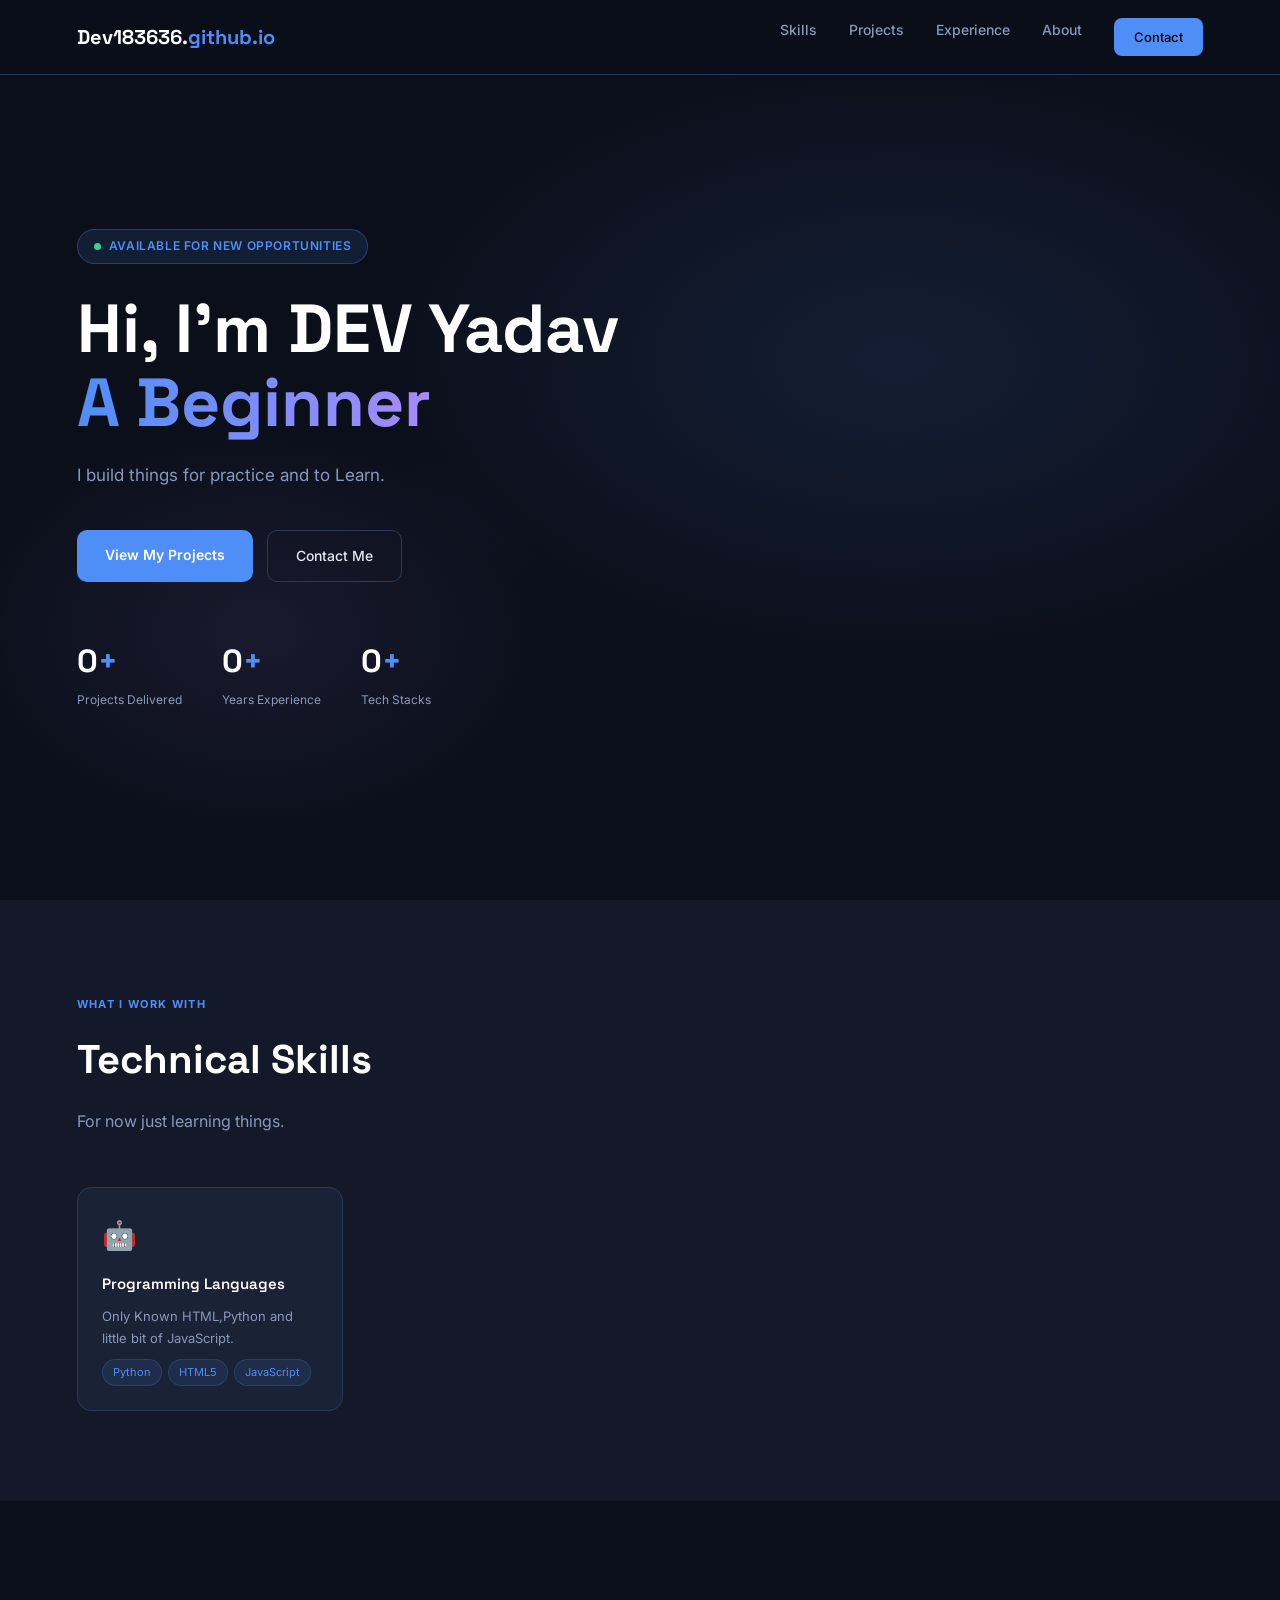
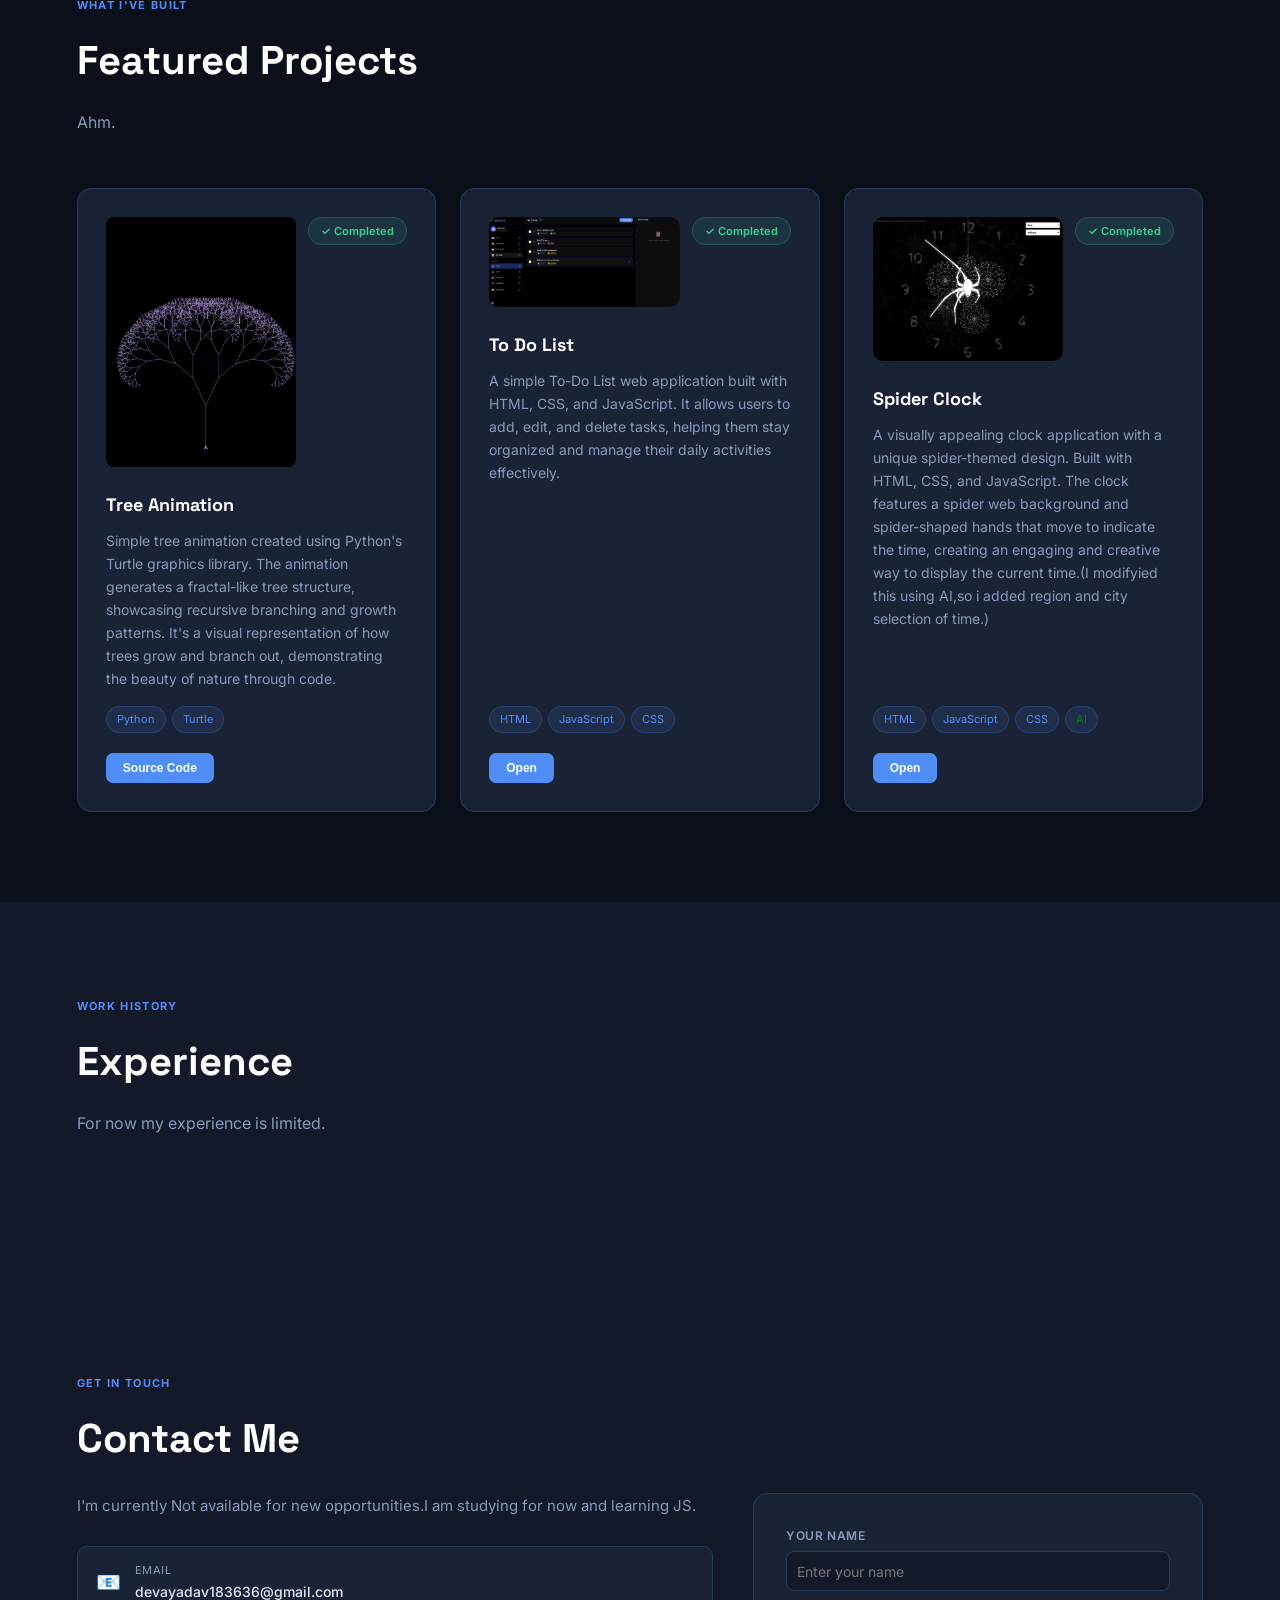
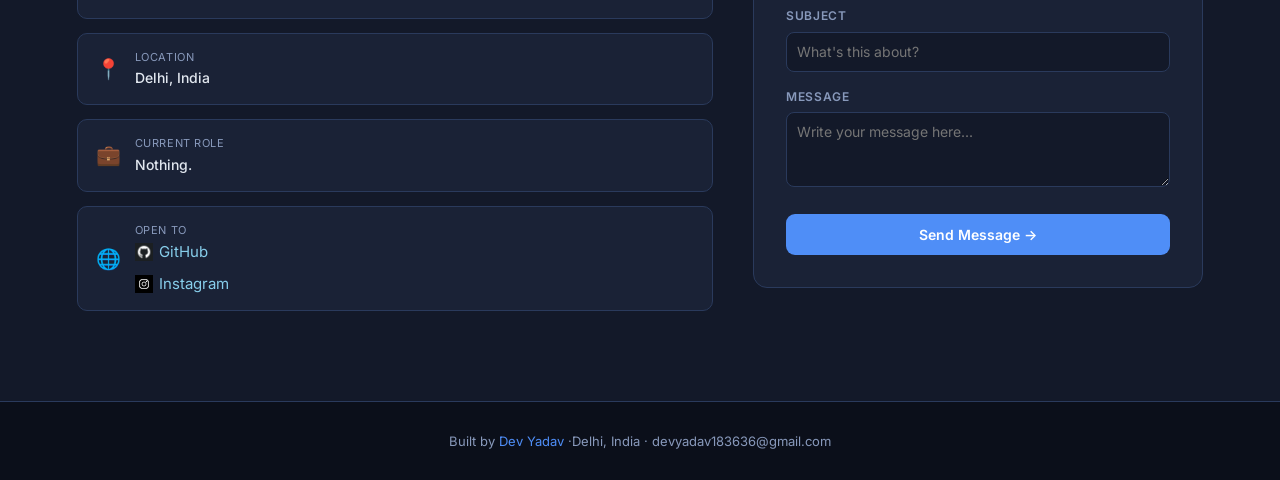
<file: index.html>
<!DOCTYPE html>
<html lang="en">
<head>
  <meta charset="UTF-8" />
  <meta name="viewport" content="width=device-width, initial-scale=1.0"/>
  <meta name="google-site-verification" content="HXgKC0ESsRBmZQrComfkT4ro4MyekDbR15nvzjctuQc" />
  <title>Dev Yadav | Beginner | 15 </title>
  <link href="https://fonts.googleapis.com/css2?family=Space+Grotesk:wght@300;400;500;600;700&family=Inter:wght@300;400;500&display=swap" rel="stylesheet"/>
  <style>
    *, *::before, *::after { box-sizing: border-box; margin: 0; padding: 0; }

    :root {
      --bg: #0b0f1a;
      --surface: #131929;
      --card: #1a2236;
      --border: #2a3a5c;
      --accent: #4f8ef7;
      --accent2: #a78bfa;
      --green: #34d399;
      --text: #e2e8f0;
      --muted: #8899bb;
      --white: #ffffff;
      --radius: 14px;
    }

    html { scroll-behavior: smooth; }

    body {
      background: var(--bg);
      color: var(--text);
      font-family: 'Inter', sans-serif;
      font-size: 15px;
      line-height: 1.7;
      overflow-x: hidden;
    }

    /* ── THEME TOGGLE (Uiverse.io by LightAndy1) ── */
    .wrapper {
      --font-color-dark: #bebfc5;
      --font-color-light: #bebfc5;
      --bg-color: #212121;
      --main-color: #0c0c0c;
      --secondary-color: #141414;
      position: relative;
      width: 250px;
      height: 36px;
      background-color: var(--bg-color);
      border: 2px solid var(--main-color);
      border-radius: 34px;
      display: flex;
      flex-direction: row;
      box-shadow: 4px 4px var(--main-color);
    }
    .wrapper .option {
      margin-right: 5px;
      width: 80.5px;
      height: 28px;
      position: relative;
      top: 2px;
      left: 2px;
      border-radius: 34px;
      transition: 0.25s cubic-bezier(0, 0, 0, 1);
    }
    .wrapper .option:last-child { margin-right: 4px; }
    .wrapper .option:hover { background-color: var(--secondary-color); }
    .wrapper .option:hover .span { color: var(--font-color-light); }
    .wrapper .input {
      width: 100%;
      height: 100%;
      position: absolute;
      left: 0; top: 0;
      appearance: none;
      cursor: pointer;
    }
    .wrapper .btn {
      width: 100%; height: 100%;
      border-radius: 50px;
      display: flex; justify-content: center; align-items: center;
    }
    .wrapper .span { color: var(--font-color-dark); }
    .wrapper .input:checked + .btn {
      background-color: var(--main-color);
      transition: 0.2s cubic-bezier(0, 0, 0, 1);
    }
    .wrapper .input:checked + .btn .span {
      color: var(--font-color-light);
      transition: 0.25s cubic-bezier(0, 0, 0, 1);
    }

    /* ── NAV ── */
    nav {
      position: fixed; top: 0; left: 0; right: 0; z-index: 100;
      display: flex; align-items: center; justify-content: space-between;
      padding: 18px 6vw;
      background: rgba(11,15,26,0.85);
      backdrop-filter: blur(14px);
      border-bottom: 1px solid var(--border);
      gap: 16px;
    }
    .nav-logo {
      font-family: 'Space Grotesk', sans-serif;
      font-size: 20px; font-weight: 700;
      color: var(--white);
    }
    .nav-logo span { color: var(--accent); }
    .nav-links { display: flex; gap: 32px; }
    .nav-links a {
      color: var(--muted); text-decoration: none; font-size: 14px; font-weight: 500;
      transition: color .2s;
    }
    .nav-links a:hover { color: var(--white); }
    .nav-cta {
      background: var(--accent); color: #000000 !important;
      padding: 8px 20px; border-radius: 8px; font-size: 13px !important;
    }
    .nav-cta:hover { background: #3a7af0 !important; color: #000000 !important; }

    /* ── HERO ── */
    .hero {
      min-height: 100vh;
      display: flex; align-items: center;
      padding: 120px 6vw 80px;
      position: relative; overflow: hidden;
    }
    .hero-bg {
      position: absolute; inset: 0; z-index: 0;
      background:
        radial-gradient(ellipse 60% 50% at 70% 40%, rgba(79,142,247,0.12) 0%, transparent 70%),
        radial-gradient(ellipse 40% 40% at 20% 70%, rgba(167,139,250,0.09) 0%, transparent 60%);
    }
    .hero-content { position: relative; z-index: 1; max-width: 680px; }
    .hero-badge {
      display: inline-flex; align-items: center; gap: 8px;
      background: rgba(79,142,247,0.12); border: 1px solid rgba(79,142,247,0.3);
      color: var(--accent); padding: 6px 16px; border-radius: 999px;
      font-size: 12px; font-weight: 600; letter-spacing: .05em;
      margin-bottom: 28px; text-transform: uppercase;
    }
    .hero-badge::before { content: ''; width: 7px; height: 7px; background: var(--green); border-radius: 50%; animation: pulse 1.8s infinite; }
    @keyframes pulse { 0%,100%{opacity:1;transform:scale(1)} 50%{opacity:.5;transform:scale(1.4)} }
    .hero h1 {
      font-family: 'Space Grotesk', sans-serif;
      font-size: clamp(38px, 6vw, 68px);
      font-weight: 700; line-height: 1.1;
      color: var(--white); margin-bottom: 20px;
    }
    .hero h1 .line2 {
      background: linear-gradient(90deg, var(--accent), var(--accent2));
      -webkit-background-clip: text; -webkit-text-fill-color: transparent;
    }
    .hero-sub {
      font-size: 17px; color: var(--muted); max-width: 520px; margin-bottom: 40px;
    }
    .hero-btns { display: flex; gap: 14px; flex-wrap: wrap; }
    .btn-primary {
      background: var(--accent); color: #fff;
      padding: 13px 28px; border-radius: 10px; font-weight: 600;
      text-decoration: none; font-size: 14px; transition: background .2s, transform .15s;
      display: inline-block;
    }
    .btn-primary:hover { background: #3a7af0; transform: translateY(-2px); }
    .btn-outline {
      background: transparent; color: var(--text);
      border: 1px solid var(--border); padding: 13px 28px;
      border-radius: 10px; font-weight: 500; font-size: 14px;
      text-decoration: none; transition: border-color .2s, transform .15s;
      display: inline-block;
    }
    .btn-outline:hover { border-color: var(--accent); color: var(--accent); transform: translateY(-2px); }

    .hero-stats {
      display: flex; gap: 40px; margin-top: 52px; flex-wrap: wrap;
    }
    .stat-num {
      font-family: 'Space Grotesk', sans-serif;
      font-size: 32px; font-weight: 700; color: var(--white);
    }
    .stat-num span { color: var(--accent); }
    .stat-label { font-size: 12px; color: var(--muted); margin-top: 2px; }

    /* ── SECTION WRAPPER ── */
    section { padding: 90px 6vw; }
    .sec-label {
      display: inline-block; font-size: 11px; font-weight: 700;
      letter-spacing: .12em; text-transform: uppercase; color: var(--accent);
      margin-bottom: 12px;
    }
    .sec-title {
      font-family: 'Space Grotesk', sans-serif;
      font-size: clamp(26px, 4vw, 40px); font-weight: 700;
      color: var(--white); margin-bottom: 14px;
    }
    .sec-desc { font-size: 16px; color: var(--muted); max-width: 540px; margin-bottom: 52px; }

    /* ── SKILLS ── */
    #skills { background: var(--surface); }
    .skills-grid {
      display: grid; grid-template-columns: repeat(auto-fill, minmax(260px, 1fr)); gap: 20px;
    }
    .skill-card {
      background: var(--card); border: 1px solid var(--border);
      border-radius: var(--radius); padding: 24px;
      transition: border-color .2s, transform .2s;
    }
    .skill-card:hover { border-color: var(--accent); transform: translateY(-4px); }
    .skill-icon { font-size: 28px; margin-bottom: 12px; }
    .skill-name {
      font-family: 'Space Grotesk', sans-serif;
      font-size: 15px; font-weight: 600; color: var(--white); margin-bottom: 8px;
    }
    .skill-tags { display: flex; flex-wrap: wrap; gap: 6px; margin-top: 10px; }
    .tag {
      font-size: 11px; padding: 3px 10px; border-radius: 999px;
      background: rgba(79,142,247,0.1); color: var(--accent); border: 1px solid rgba(79,142,247,0.2);
    }
    .tag.purple { background: rgba(167,139,250,0.1); color: var(--accent2); border-color: rgba(167,139,250,0.2); }
    .tag.green { background: rgba(52,211,153,0.1); color: var(--green); border-color: rgba(52,211,153,0.2); }

    /* ── PROJECTS ── */
    .projects-grid {
      display: grid; grid-template-columns: repeat(auto-fill, minmax(330px, 1fr)); gap: 24px;
    }
    .project-card {
      background: var(--card); border: 1px solid var(--border);
      border-radius: var(--radius); overflow: hidden;
      transition: border-color .2s, transform .2s;
      display: flex; flex-direction: column;
    }
    .project-card:hover { border-color: var(--accent); transform: translateY(-5px); }
    .project-header {
      padding: 28px 28px 0;
      display: flex; align-items: flex-start; justify-content: space-between; gap: 12px;
    }
    .project-emoji { font-size: 36px; }
    .project-status {
      font-size: 11px; font-weight: 600; padding: 4px 12px; border-radius: 999px;
      background: rgba(52,211,153,0.1); color: var(--green);
      border: 1px solid rgba(52,211,153,0.2); white-space: nowrap;
    }
    .project-body { padding: 16px 28px 28px; flex: 1; display: flex; flex-direction: column; }
    .project-title {
      font-family: 'Space Grotesk', sans-serif;
      font-size: 18px; font-weight: 700; color: var(--white); margin-bottom: 8px;
    }
    .project-desc { font-size: 14px; color: var(--muted); line-height: 1.65; flex: 1; }
    .project-stack { display: flex; flex-wrap: wrap; gap: 6px; margin-top: 16px; }
    .project-links { display: flex; gap: 12px; margin-top: 20px; }
    .proj-btn {
      font-size: 12px; font-weight: 600; padding: 7px 16px; border-radius: 7px;
      text-decoration: none; transition: background .2s;
      border: 1px solid var(--border); color: var(--text);
    }
    .proj-btn:hover { border-color: var(--accent); color: var(--accent); }
    .proj-btn.primary { background: var(--accent); color: #fff; border-color: transparent; }
    .proj-btn.primary:hover { background: #3a7af0; color: #fff; }

    /* ── EXPERIENCE ── */
    #experience { background: var(--surface); }
    .timeline { max-width: 720px; }
    .timeline-item {
      display: flex; gap: 24px; margin-bottom: 40px; position: relative;
    }
    .timeline-item:not(:last-child)::after {
      content: ''; position: absolute;
      left: 19px; top: 44px; bottom: -16px; width: 2px;
      background: var(--border);
    }
    .timeline-dot {
      flex-shrink: 0; width: 40px; height: 40px; border-radius: 50%;
      background: rgba(79,142,247,0.15); border: 2px solid var(--accent);
      display: flex; align-items: center; justify-content: center;
      font-size: 16px; z-index: 1;
    }
    .timeline-content {
      background: var(--card); border: 1px solid var(--border);
      border-radius: var(--radius); padding: 22px 26px; flex: 1;
    }
    .timeline-meta {
      display: flex; align-items: center; gap: 12px; flex-wrap: wrap;
      margin-bottom: 8px;
    }
    .timeline-title {
      font-family: 'Space Grotesk', sans-serif;
      font-size: 16px; font-weight: 700; color: var(--white);
    }
    .timeline-company { font-size: 13px; color: var(--accent); font-weight: 600; }
    .timeline-date {
      font-size: 12px; color: var(--muted); margin-left: auto;
      background: var(--surface); padding: 3px 10px; border-radius: 999px;
    }
    .timeline-text { font-size: 14px; color: var(--muted); }
    .timeline-bullets { margin-top: 10px; padding-left: 16px; }
    .timeline-bullets li { font-size: 13px; color: var(--muted); margin-bottom: 5px; }

    /* ── ABOUT ── */
    .about-grid {
      display: grid; grid-template-columns: 1fr 1fr; gap: 48px; align-items: start;
    }
    .about-text p { color: var(--muted); margin-bottom: 16px; font-size: 15px; }
    .about-text strong { color: var(--text); }
    .about-edu {
      background: var(--card); border: 1px solid var(--border);
      border-radius: var(--radius); padding: 28px;
    }
    .about-edu h3 {
      font-family: 'Space Grotesk', sans-serif;
      font-size: 16px; font-weight: 700; color: var(--white); margin-bottom: 20px;
    }
    .edu-item { margin-bottom: 20px; padding-bottom: 20px; border-bottom: 1px solid var(--border); }
    .edu-item:last-child { border-bottom: none; margin-bottom: 0; padding-bottom: 0; }
    .edu-degree { font-size: 14px; font-weight: 600; color: var(--white); }
    .edu-school { font-size: 13px; color: var(--accent); margin: 2px 0; }
    .edu-year { font-size: 12px; color: var(--muted); }
    /* ── CONTACT ── */
    #contact { background: var(--surface); }
    .contact-grid {
      display: flex; flex-wrap: wrap; gap: 48px; align-items: start;
    }
    .contact-info { flex: 1 1 320px; min-width: 0; }
    .contact-info p { color: var(--muted); font-size: 15px; margin-bottom: 28px; }
    .contact-items { display: flex; flex-direction: column; gap: 14px; }
    .contact-item {
      display: flex; align-items: center; gap: 14px;
      background: var(--card); border: 1px solid var(--border);
      border-radius: 10px; padding: 14px 18px;
      transition: border-color .2s;
    }
    .contact-item:hover { border-color: var(--accent); }
    .contact-icon { font-size: 20px; }
    .contact-label { font-size: 11px; color: var(--muted); text-transform: uppercase; letter-spacing: .05em; }
    .contact-val { font-size: 14px; font-weight: 500; color: var(--text); }
    .contact-form {
      background: var(--card); border: 1px solid var(--border);
      border-radius: var(--radius); padding: 32px;
      flex: 1 1 320px; max-width: 450px; margin-top: 0; margin-left: auto;
    }
    .form-group { margin-bottom: 18px; }
    .form-group label { display: block; font-size: 12px; font-weight: 600; color: var(--muted); margin-bottom: 7px; text-transform: uppercase; letter-spacing: .05em; }
    .form-group input,
    .form-group textarea {
      width: 100%; background: var(--surface); border: 1px solid var(--border);
      border-radius: 8px; padding: 11px 14px; color: var(--text);
      font-family: inherit; font-size: 14px; outline: none;
      transition: border-color .2s;
    }
    .form-group input:focus,
    .form-group textarea:focus { border-color: var(--accent); }
    .form-group textarea { resize: vertical; min-height: 110px; }
    .form-submit {
      width: 100%; background: var(--accent); color: #fff;
      border: none; padding: 13px; border-radius: 9px;
      font-family: inherit; font-size: 14px; font-weight: 600;
      cursor: pointer; transition: background .2s;
    }
    .form-submit:hover { background: #3a7af0; }

    /* ── FOOTER ── */
    footer {
      background: var(--bg); border-top: 1px solid var(--border);
      padding: 28px 6vw; text-align: center;
      font-size: 13px; color: var(--muted);
    }
    footer span { color: var(--accent); }

    /* ── RESPONSIVE ── */
    @media (max-width: 768px) {
      .nav-links { display: none; }
      .about-grid { grid-template-columns: 1fr; }
      .hero-stats { gap: 24px; }
      .contact-grid { flex-direction: column; }
      .contact-info, .contact-form { min-width: 0; flex: 1 1 100%; }
      .contact-item { min-width: 0; }
      .contact-val { overflow-wrap: anywhere; word-break: break-word; }
      .contact-form {
        margin-top: 24px;
        max-width: 100%;
        margin-left: 0;
      }
    }
  </style>
</head>
<body>

<!-- NAV -->
<nav>
  <div class="nav-logo">Dev183636.<span>github.io</span></div>
  <div class="nav-links">
    <a href="#skills">Skills</a>
    <a href="#projects">Projects</a>
    <a href="#experience">Experience</a>
    <a href="#about">About</a>
    <a href="#contact" class="nav-cta">Contact</a>
  </div>
</nav>

<!-- HERO -->
<section class="hero">
  <div class="hero-bg"></div>
  <div class="hero-content">
    <div class="hero-badge">Available for New Opportunities</div>
    <h1>
      Hi, I'm DEV Yadav<br>
      <span class="line2">A Beginner</span>
    </h1>
    <p class="hero-sub">
      I build things for practice and to Learn.
    </p>
    <div class="hero-btns">
      <a href="#projects" class="btn-primary">View My Projects</a>
      <a href="#contact" class="btn-outline">Contact Me</a>
    </div>
    <div class="hero-stats">
      <div>
        <div class="stat-num">0<span>+</span></div>
        <div class="stat-label">Projects Delivered</div>
      </div>
      <div>
        <div class="stat-num">0<span>+</span></div>
        <div class="stat-label">Years Experience</div>
      </div>
      <div>
        <div class="stat-num">0<span>+</span></div>
        <div class="stat-label">Tech Stacks</div>
      </div>
    </div>
  </div>
</section>

<!-- SKILLS -->
<section id="skills">
  <div class="sec-label">What I Work With</div>
  <h2 class="sec-title">Technical Skills</h2>
  <p class="sec-desc">For now just learning things.</p>
  <div class="skills-grid">

    <div class="skill-card">
      <div class="skill-icon">🤖</div>
      <div class="skill-name">Programming Languages</div>
      <div style="font-size:13px;color:var(--muted)">Only Known HTML,Python and little bit of JavaScript.</div>
      <div class="skill-tags">
        <span class="tag">Python</span>
        <span class="tag">HTML5</span>
        <span class="tag">JavaScript</span>
      </div>
    </div>

  </div>
</section>

<!-- PROJECTS -->
<section id="projects">
  <div class="sec-label">What I've Built</div>
  <h2 class="sec-title">Featured Projects</h2>
  <p class="sec-desc">Ahm.</p>
  
  <div class="projects-grid">

    <div class="project-card">
      <div class="project-header">
        <div class="fractal-container">
          <img src="https://dev183636.github.io/Tree/fractal-tree.png" style="width: 100%; height: 250px; object-fit: cover; border-radius: 8px;" alt="Fractal Tree" />
        </div>
        <span class="project-status">✓ Completed</span>
      </div>
      <div class="project-body">
        <div class="project-title">Tree Animation</div>
        <div class="project-desc">
          Simple tree animation created using Python's Turtle graphics library. The animation generates a fractal-like tree structure, showcasing recursive branching and growth patterns. It's a visual representation of how trees grow and branch out, demonstrating the beauty of nature through code.
        </div>
        <div class="project-stack">
          <span class="tag">Python</span>
          <span class="tag">Turtle</span>
        </div>
        <div class="project-links">
          <button class="proj-btn primary" onclick="window.open('Tree/tree_animation.py', '_blank')">Source Code</button>
        </div>
      </div>
    </div> 
    <div class="project-card">
      <div class="project-header">
        <div class="fractal-container">
          <img src="To-do-list/To-do-list.png" style="width: 100%; height: auto; object-fit: cover; border-radius: 10px;" alt="To-Do List" />
        </div>
        <span class="project-status">✓ Completed</span>
      </div>
      <div class="project-body">
        <div class="project-title">To Do List</div>
        <div class="project-desc">
          A simple To-Do List web application built with HTML, CSS, and JavaScript. It allows users to add, edit, and delete tasks, helping them stay organized and manage their daily activities effectively.
        </div>
        <div class="project-stack">
          <span class="tag">HTML</span>
          <span class="tag">JavaScript</span>
          <span class="tag">CSS</span>
        </div>
        <div class="project-links">
          <button class="proj-btn primary" onclick="window.open('To-do-list/To-do.html', '_blank')">Open</button>
        </div>
      </div>
    </div>
          <div class="project-card">
      <div class="project-header">
        <div class="fractal-container">
                <img src="Spider-Clock/Spider.png" style="width: 100%; height: auto; object-fit: cover; border-radius: 10px;" alt="Spider Clock" />
        </div>
        <span class="project-status">✓ Completed</span>
      </div>
      <div class="project-body">
        <div class="project-title">Spider Clock</div>
        <div class="project-desc">
          A visually appealing clock application with a unique spider-themed design. Built with HTML, CSS, and JavaScript. The clock features a spider web background and spider-shaped hands that move to indicate the time, creating an engaging and creative way to display the current time.(I modifyied this using AI,so i added region and city selection of time.)
        </div>
        <div class="project-stack">
          <span class="tag">HTML</span>
          <span class="tag">JavaScript</span>
          <span class="tag">CSS</span>
          <span class="tag" style="color: green;">AI</span>
        </div>
        <div class="project-links">
                <button class="proj-btn primary" onclick="window.open('Spider-Clock/index.html', '_blank')">Open</button>
        </div>
      </div>
    </div> 
   </div> 
        
  </section>


<!-- EXPERIENCE -->
<section id="experience">
  <div class="sec-label">Work History</div>
  <h2 class="sec-title">Experience</h2>
  <p class="sec-desc">For now my experience is limited.</p>
  <div class="timeline">

  </div>
</section>

<!-- ABOUT -->
<section id="contact">
  <div class="sec-label">Get In Touch</div>
  <h2 class="sec-title" style="margin-bottom: 20px;">Contact Me</h2>
  
  <div class="contact-grid" style="display: flex; flex-direction: row; gap: 40px; align-items: flex-start; width: 100%;">
    
    <div class="contact-info" style="flex: 1;">
      <p style="margin-top: 0;">I'm currently Not available for new opportunities.I am studying for now and learning JS.</p>
      <div class="contact-items">
        <div class="contact-item">
          <div class="contact-icon">📧</div>
          <div>
            <div class="contact-label">Email</div>
            <div class="contact-val">devayadav183636@gmail.com</div>
          </div>
        </div>
        <div class="contact-item">
          <div class="contact-icon">📍</div>
          <div>
            <div class="contact-label">Location</div>
            <div class="contact-val">Delhi, India</div>
          </div>
        </div>
        <div class="contact-item">
          <div class="contact-icon">💼</div>
          <div>
            <div class="contact-label">Current Role</div>
            <div class="contact-val">Nothing.</div>
          </div>
        </div>
        <div class="contact-item">
          <div class="contact-icon">🌐</div>
          <div>
            <div class="contact-label">Open To</div>
            
            <div class="image-container" style="display: flex; align-items: center; gap: 6px; margin-bottom: 6px;">
              <img src="Images/Github.png" alt="GitHub" style="width: 1.2em; height: 1.2em; object-fit: contain; vertical-align: middle;" />
              <a href="https://github.com/dev183636" target="_blank" style="text-decoration: none; color: #87CEEB;">GitHub</a>
            </div>
            
            <div class="image-container" style="display: flex; align-items: center; gap: 6px;">
              <img src="Images/Instagram.jpg" alt="Instagram" style="width: 1.2em; height: 1.2em; object-fit: contain; vertical-align: middle;" />
              <a href= "https://www.instagram.com/dev_183636?igsh=cmJ3Y2o4M2Nhczgw&utm_source=qr" target="_blank" style="text-decoration: none; color: #87CEEB;">Instagram</a>
            </div>
            
             </div>
           </div>
        </div>
       </div>
    <div class="contact-form">
      <form id="contact-form";width:auto>
        
        <div class="form-group" style="margin-bottom: 15px;">
          <label style="margin-bottom: 5px; display: block;">Your Name</label>
          <input name="from_name" type="text" placeholder="Enter your name" required style="padding: 10px; height: 40px; width: 100%; box-sizing: border-box;" />
        </div>
        
        <div class="form-group" style="margin-bottom: 15px;">
          <label style="margin-bottom: 5px; display: block;">Subject</label>
          <input name="subject" type="text" placeholder="What's this about?" required style="padding: 10px; height: 40px; width: 100%; box-sizing: border-box;" />
        </div>
        
        <div class="form-group" style="margin-bottom: 20px;">
          <label style="margin-bottom: 5px; display: block;">Message</label>
          <textarea name="message" placeholder="Write your message here..." required style="padding: 10px; width: 100%; box-sizing: border-box; resize: vertical; min-height: 75px; height: 60px;"></textarea>
        </div>
        
        <button type="submit" class="form-submit" style="padding: 12px 20px; width: 100%;">Send Message →</button>
        <div id="form-status" style="margin-top:10px;color:#ffd27a;display:none"></div>
      </form>
      
      <script src="https://cdn.emailjs.com/dist/email.min.js"></script>
      <script>
        (function(){
          const EMAILJS_USER_ID = 'YOUR_EMAILJS_USER_ID';
          const EMAILJS_SERVICE_ID = 'YOUR_SERVICE_ID';
          const EMAILJS_TEMPLATE_ID = 'YOUR_TEMPLATE_ID';

          if (window.emailjs) {
            emailjs.init(EMAILJS_USER_ID);
          }

          const form = document.getElementById('contact-form');
          const status = document.getElementById('form-status');

          form.addEventListener('submit', function(e){
            e.preventDefault();
            status.style.display = 'none';
            const data = {
              from_name: form.from_name.value,
              subject: form.subject.value,
              message: form.message.value,
              to_email: 'devayadav183636@gmail.com'
            };

            if (window.emailjs && EMAILJS_USER_ID !== 'YOUR_EMAILJS_USER_ID') {
              status.textContent = 'Sending…'; status.style.display = 'block';
              emailjs.send(EMAILJS_SERVICE_ID, EMAILJS_TEMPLATE_ID, data)
                .then(function(){
                  status.textContent = 'Message sent — check your inbox.';
                  form.reset();
                }, function(err){
                  console.error('EmailJS error', err);
                  status.textContent = 'Sending failed, opening mail client as fallback.';
                  fallbackMailto(data);
                });
              return;
            }

            fallbackMailto(data);
          });

          function fallbackMailto(data){
            const subject = encodeURIComponent(data.subject || 'Contact from website');
            const bodyText = 'Name: ' + (data.from_name || '') + '\n\n' + (data.message || '');
            const body = encodeURIComponent(bodyText);
            const gmailUrl = `https://mail.google.com/mail/?view=cm&fs=1&to=${encodeURIComponent(data.to_email)}&su=${subject}&body=${body}`;
            const win = window.open(gmailUrl, '_blank', 'noopener,noreferrer');
            if (!win) {
              const mailto = `mailto:${data.to_email}?subject=${subject}&body=${body}`;
              window.location.href = mailto;
              status.style.display = 'block';
              status.textContent = 'Opened mail client as fallback.';
            } else {
              status.style.display = 'block';
              status.textContent = 'Opened Gmail compose in a new tab.';
            }
          }
        })();
      </script>
    </div>
  </div>
</section>
<!-- FOOTER -->
<footer>
  Built by <span>Dev Yadav</span> ·Delhi, India · devyadav183636@gmail.com
</footer>

<script>
  (function(){
    // Redirect target (relative path so it works on GitHub Pages / any subpath)
    var REDIRECT_URL = 'Security/security.html';

    // Block right-click (prevents "Inspect" / "View Source" via context menu)
    document.addEventListener('contextmenu', function(e){
      e.preventDefault();
      window.location.replace(REDIRECT_URL);
    });

    // Block keyboard shortcuts: F12, Ctrl+Shift+I/J/C, Ctrl+U, Ctrl+S
    document.addEventListener('keydown', function(e){
      var key = e.key || e.keyCode;
      var k = typeof key === 'string' ? key.toUpperCase() : key;

      // F12
      if (k === 'F12' || e.keyCode === 123) {
        e.preventDefault();
        window.location.replace(REDIRECT_URL);
        return;
      }

      // Ctrl/Cmd + Shift + I / J / C  (DevTools)
      if ((e.ctrlKey || e.metaKey) && e.shiftKey &&
          (k === 'I' || k === 'J' || k === 'C' || e.keyCode === 73 || e.keyCode === 74 || e.keyCode === 67)) {
        e.preventDefault();
        window.location.replace(REDIRECT_URL);
        return;
      }

      // Ctrl/Cmd + U  (View Source)
      if ((e.ctrlKey || e.metaKey) && (k === 'U' || e.keyCode === 85)) {
        e.preventDefault();
        window.location.replace(REDIRECT_URL);
        return;
      }

      // Ctrl/Cmd + S  (Save Page)
      if ((e.ctrlKey || e.metaKey) && (k === 'S' || e.keyCode === 83)) {
        e.preventDefault();
        window.location.replace(REDIRECT_URL);
        return;
      }
    });

    // Detect DevTools opening (best-effort) and redirect.
    // Disabled by default — this heuristic is unreliable and fires on
    // normal scrolling/resizing/multi-monitor setups. Enable only if needed.
    function detectAndRedirectDevTools(){
      var devtoolsOpen = false;
      var threshold = 160;
      setInterval(function(){
        var widthDiff  = window.outerWidth  - window.innerWidth;
        var heightDiff = window.outerHeight - window.innerHeight;
        if (widthDiff > threshold || heightDiff > threshold) {
          if (!devtoolsOpen) {
            devtoolsOpen = true;
            window.location.replace(REDIRECT_URL);
          }
        }
      }, 1000);
    }
    // detectAndRedirectDevTools();  // uncomment to enable (not recommended)
  })();
</script>

</body>
</html>
</file>
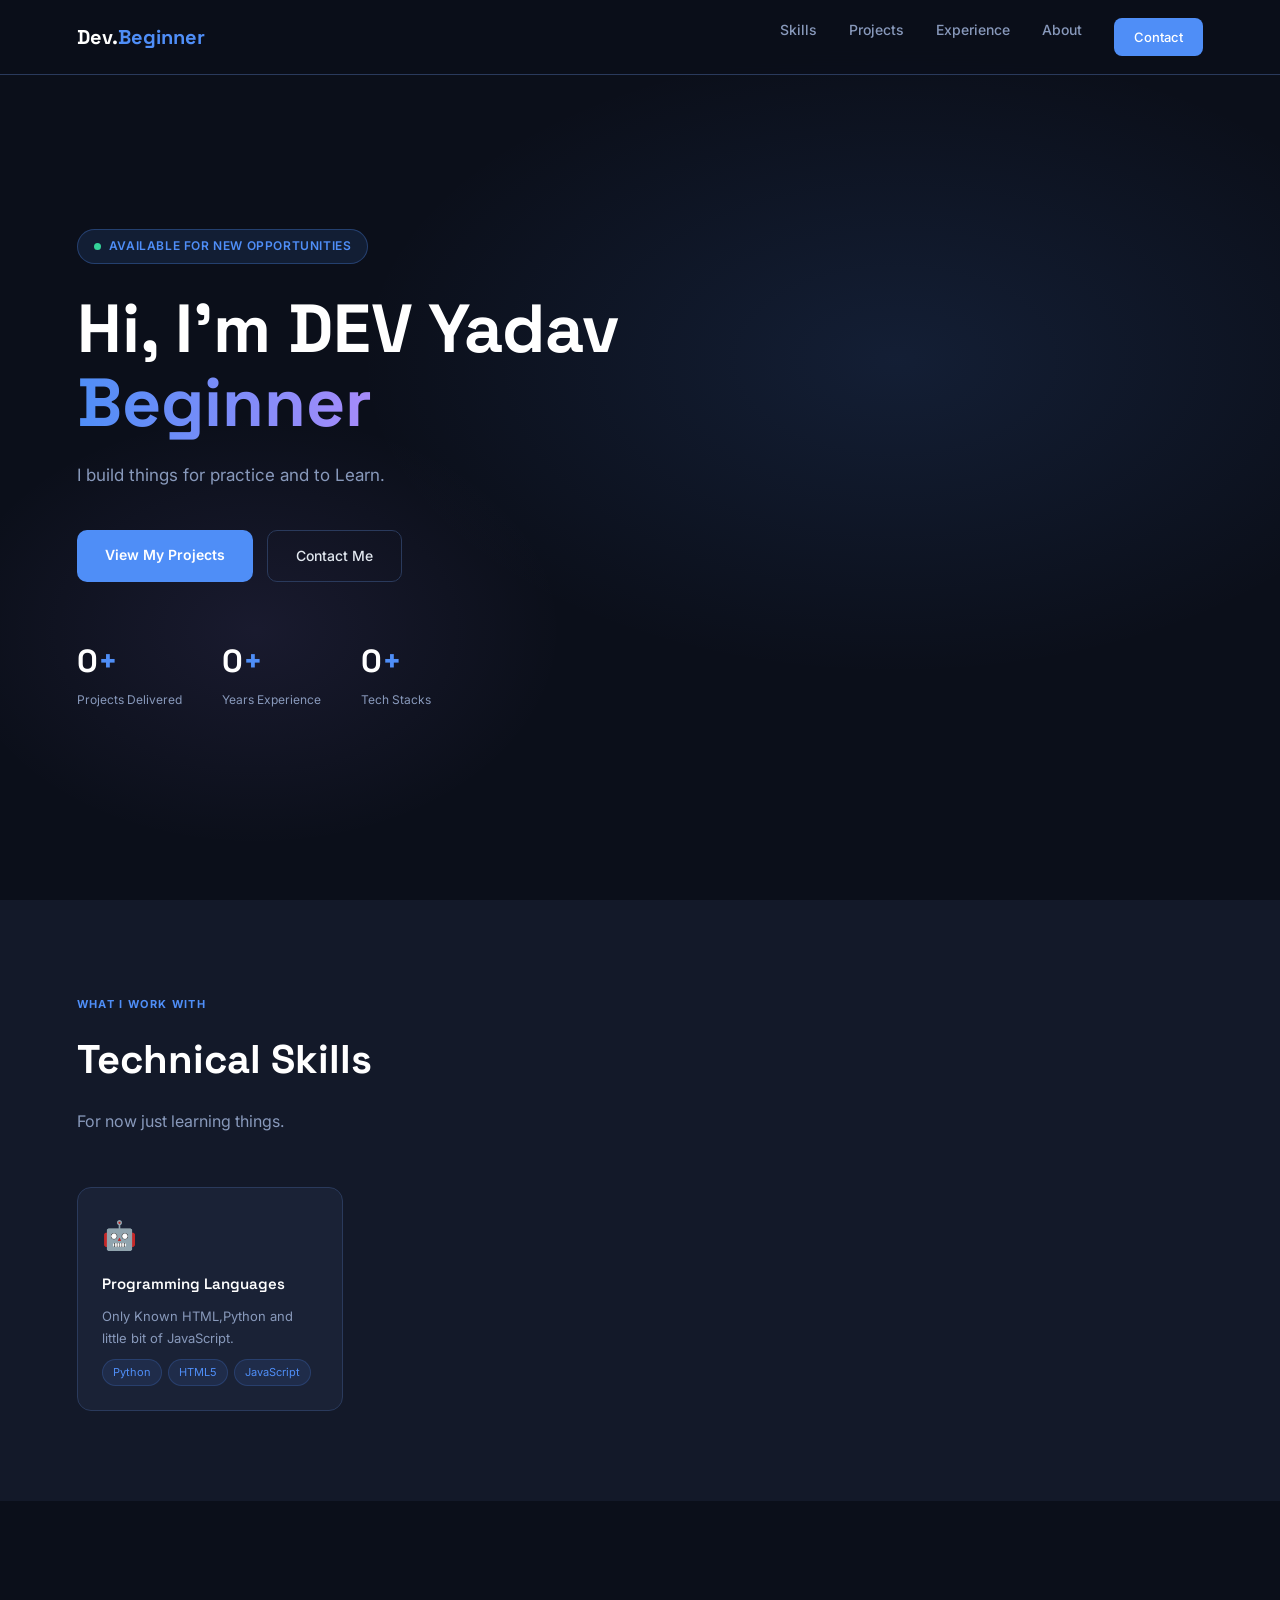
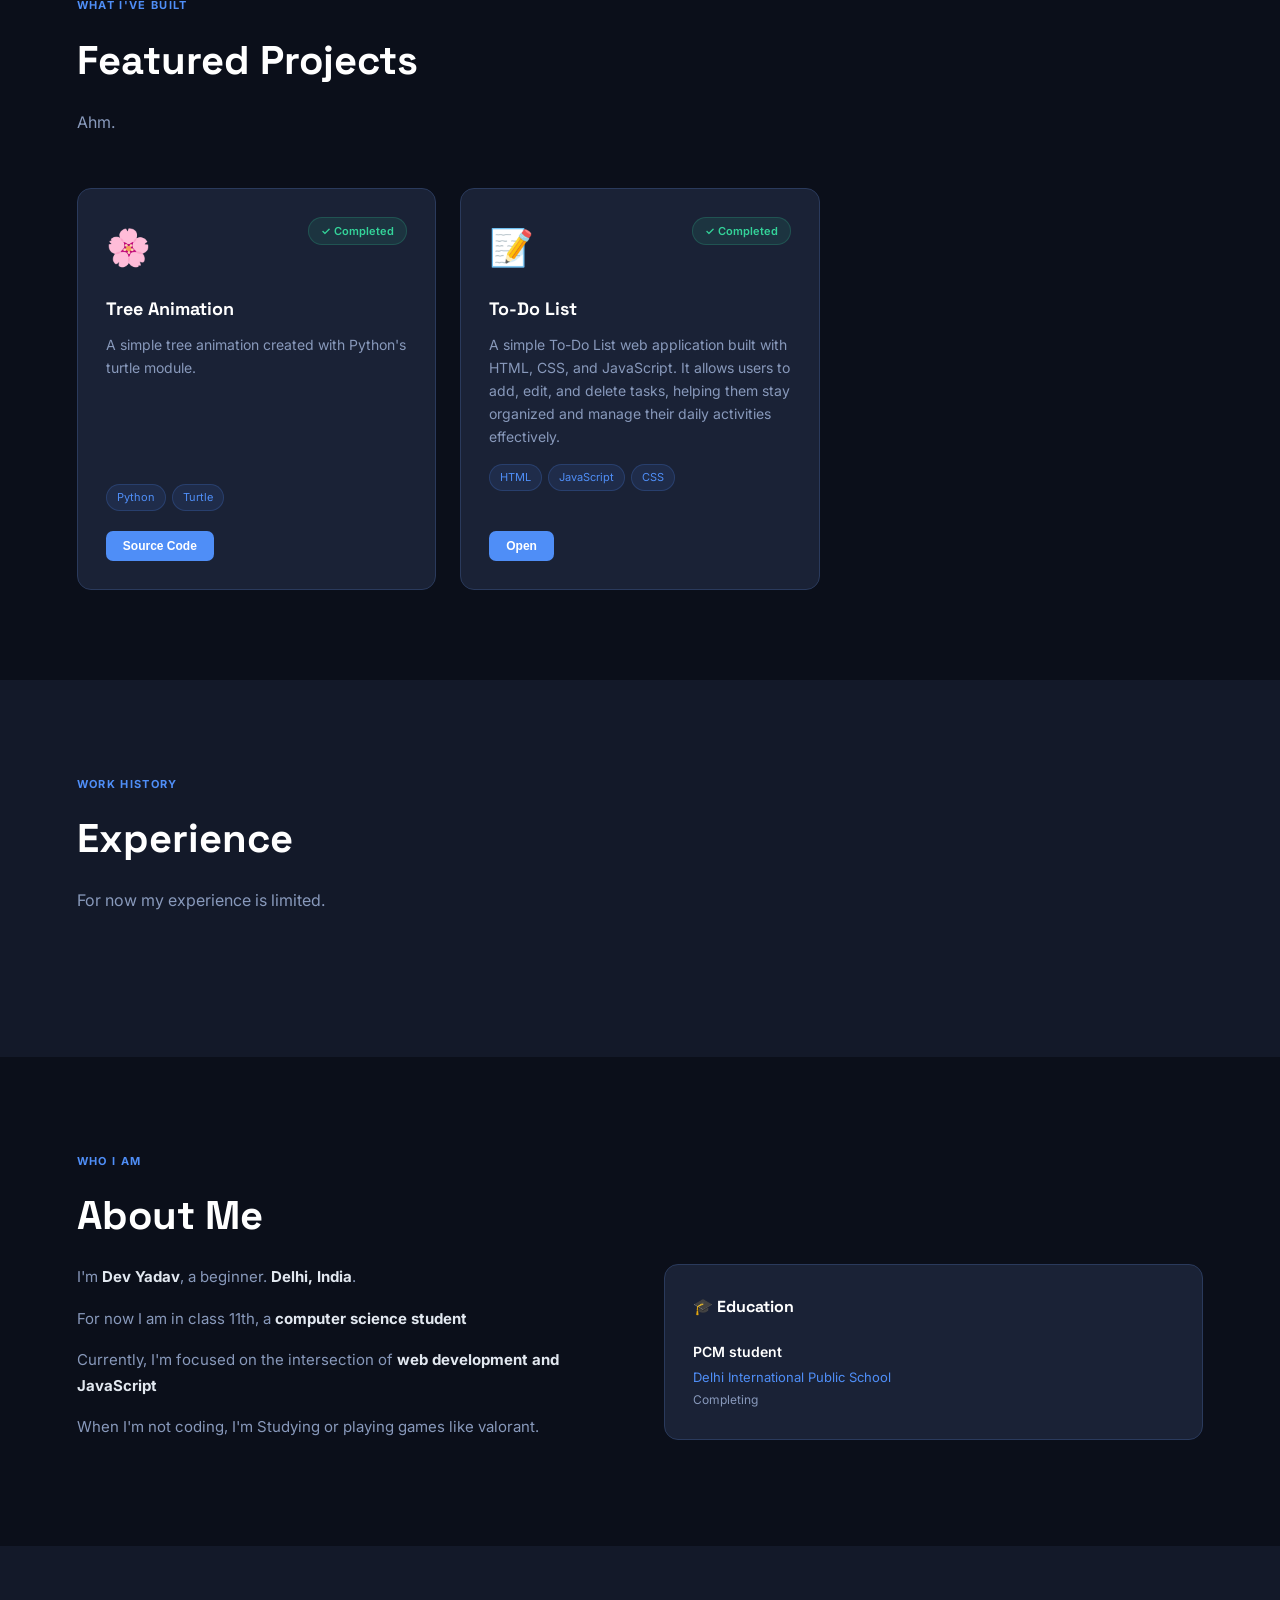
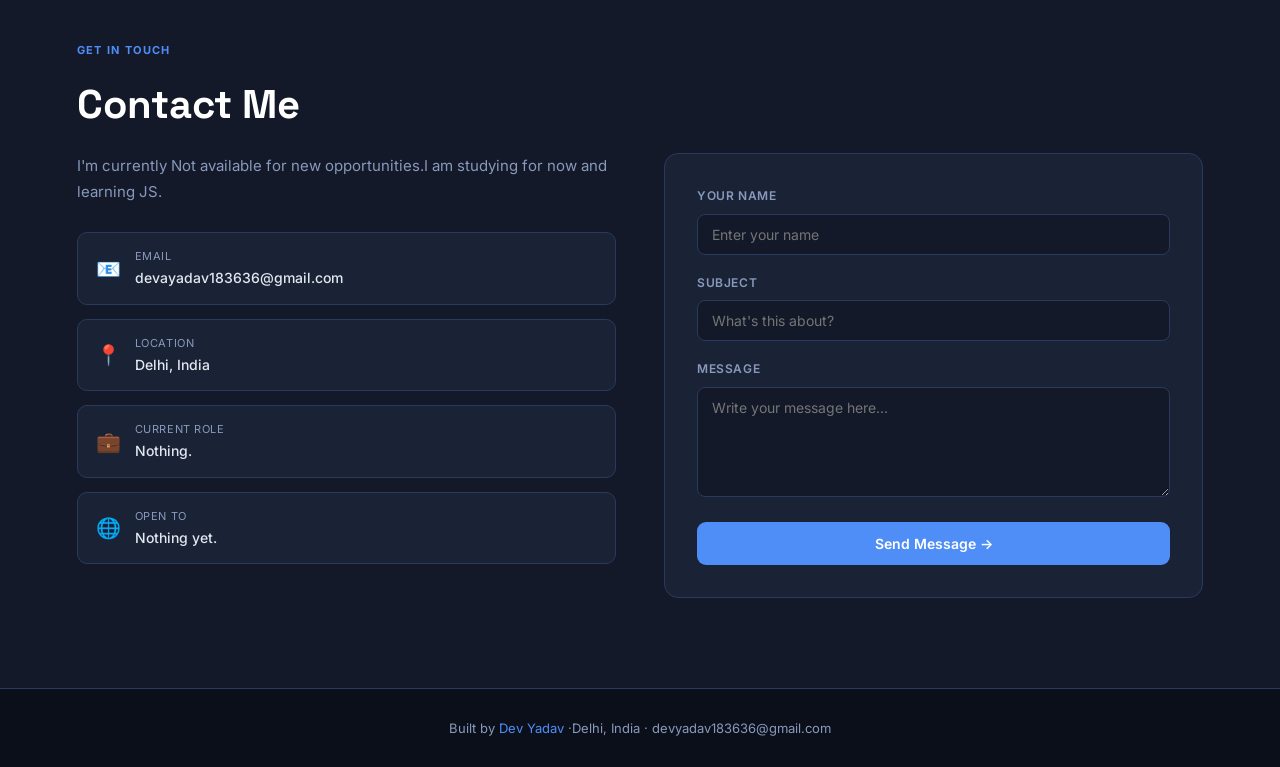
<file: web.html>
<!DOCTYPE html>
<html lang="en">
<head>
  <meta charset="UTF-8" />
  <meta name="viewport" content="width=device-width, initial-scale=1.0"/>
  <title>Dev Yadav | Beginner | 15 </title>
  <link href="https://fonts.googleapis.com/css2?family=Space+Grotesk:wght@300;400;500;600;700&family=Inter:wght@300;400;500&display=swap" rel="stylesheet"/>
  <style>
    *, *::before, *::after { box-sizing: border-box; margin: 0; padding: 0; }

    :root {
      --bg: #0b0f1a;
      --surface: #131929;
      --card: #1a2236;
      --border: #2a3a5c;
      --accent: #4f8ef7;
      --accent2: #a78bfa;
      --green: #34d399;
      --text: #e2e8f0;
      --muted: #8899bb;
      --white: #ffffff;
      --radius: 14px;
    }

    html { scroll-behavior: smooth; }

    body {
      background: var(--bg);
      color: var(--text);
      font-family: 'Inter', sans-serif;
      font-size: 15px;
      line-height: 1.7;
      overflow-x: hidden;
    }

    /* ── NAV ── */
    nav {
      position: fixed; top: 0; left: 0; right: 0; z-index: 100;
      display: flex; align-items: center; justify-content: space-between;
      padding: 18px 6vw;
      background: rgba(11,15,26,0.85);
      backdrop-filter: blur(14px);
      border-bottom: 1px solid var(--border);
    }
    .nav-logo {
      font-family: 'Space Grotesk', sans-serif;
      font-size: 20px; font-weight: 700;
      color: var(--white);
    }
    .nav-logo span { color: var(--accent); }
    .nav-links { display: flex; gap: 32px; }
    .nav-links a {
      color: var(--muted); text-decoration: none; font-size: 14px; font-weight: 500;
      transition: color .2s;
    }
    .nav-links a:hover { color: var(--white); }
    .nav-cta {
      background: var(--accent); color: #fff !important;
      padding: 8px 20px; border-radius: 8px; font-size: 13px !important;
    }
    .nav-cta:hover { background: #3a7af0 !important; color: #fff !important; }

    /* ── HERO ── */
    .hero {
      min-height: 100vh;
      display: flex; align-items: center;
      padding: 120px 6vw 80px;
      position: relative; overflow: hidden;
    }
    .hero-bg {
      position: absolute; inset: 0; z-index: 0;
      background:
        radial-gradient(ellipse 60% 50% at 70% 40%, rgba(79,142,247,0.12) 0%, transparent 70%),
        radial-gradient(ellipse 40% 40% at 20% 70%, rgba(167,139,250,0.09) 0%, transparent 60%);
    }
    .hero-content { position: relative; z-index: 1; max-width: 680px; }
    .hero-badge {
      display: inline-flex; align-items: center; gap: 8px;
      background: rgba(79,142,247,0.12); border: 1px solid rgba(79,142,247,0.3);
      color: var(--accent); padding: 6px 16px; border-radius: 999px;
      font-size: 12px; font-weight: 600; letter-spacing: .05em;
      margin-bottom: 28px; text-transform: uppercase;
    }
    .hero-badge::before { content: ''; width: 7px; height: 7px; background: var(--green); border-radius: 50%; animation: pulse 1.8s infinite; }
    @keyframes pulse { 0%,100%{opacity:1;transform:scale(1)} 50%{opacity:.5;transform:scale(1.4)} }
    .hero h1 {
      font-family: 'Space Grotesk', sans-serif;
      font-size: clamp(38px, 6vw, 68px);
      font-weight: 700; line-height: 1.1;
      color: var(--white); margin-bottom: 20px;
    }
    .hero h1 .line2 {
      background: linear-gradient(90deg, var(--accent), var(--accent2));
      -webkit-background-clip: text; -webkit-text-fill-color: transparent;
    }
    .hero-sub {
      font-size: 17px; color: var(--muted); max-width: 520px; margin-bottom: 40px;
    }
    .hero-btns { display: flex; gap: 14px; flex-wrap: wrap; }
    .btn-primary {
      background: var(--accent); color: #fff;
      padding: 13px 28px; border-radius: 10px; font-weight: 600;
      text-decoration: none; font-size: 14px; transition: background .2s, transform .15s;
      display: inline-block;
    }
    .btn-primary:hover { background: #3a7af0; transform: translateY(-2px); }
    .btn-outline {
      background: transparent; color: var(--text);
      border: 1px solid var(--border); padding: 13px 28px;
      border-radius: 10px; font-weight: 500; font-size: 14px;
      text-decoration: none; transition: border-color .2s, transform .15s;
      display: inline-block;
    }
    .btn-outline:hover { border-color: var(--accent); color: var(--accent); transform: translateY(-2px); }

    .hero-stats {
      display: flex; gap: 40px; margin-top: 52px; flex-wrap: wrap;
    }
    .stat-num {
      font-family: 'Space Grotesk', sans-serif;
      font-size: 32px; font-weight: 700; color: var(--white);
    }
    .stat-num span { color: var(--accent); }
    .stat-label { font-size: 12px; color: var(--muted); margin-top: 2px; }

    /* ── SECTION WRAPPER ── */
    section { padding: 90px 6vw; }
    .sec-label {
      display: inline-block; font-size: 11px; font-weight: 700;
      letter-spacing: .12em; text-transform: uppercase; color: var(--accent);
      margin-bottom: 12px;
    }
    .sec-title {
      font-family: 'Space Grotesk', sans-serif;
      font-size: clamp(26px, 4vw, 40px); font-weight: 700;
      color: var(--white); margin-bottom: 14px;
    }
    .sec-desc { font-size: 16px; color: var(--muted); max-width: 540px; margin-bottom: 52px; }

    /* ── SKILLS ── */
    #skills { background: var(--surface); }
    .skills-grid {
      display: grid; grid-template-columns: repeat(auto-fill, minmax(260px, 1fr)); gap: 20px;
    }
    .skill-card {
      background: var(--card); border: 1px solid var(--border);
      border-radius: var(--radius); padding: 24px;
      transition: border-color .2s, transform .2s;
    }
    .skill-card:hover { border-color: var(--accent); transform: translateY(-4px); }
    .skill-icon { font-size: 28px; margin-bottom: 12px; }
    .skill-name {
      font-family: 'Space Grotesk', sans-serif;
      font-size: 15px; font-weight: 600; color: var(--white); margin-bottom: 8px;
    }
    .skill-tags { display: flex; flex-wrap: wrap; gap: 6px; margin-top: 10px; }
    .tag {
      font-size: 11px; padding: 3px 10px; border-radius: 999px;
      background: rgba(79,142,247,0.1); color: var(--accent); border: 1px solid rgba(79,142,247,0.2);
    }
    .tag.purple { background: rgba(167,139,250,0.1); color: var(--accent2); border-color: rgba(167,139,250,0.2); }
    .tag.green { background: rgba(52,211,153,0.1); color: var(--green); border-color: rgba(52,211,153,0.2); }

    /* ── PROJECTS ── */
    .projects-grid {
      display: grid; grid-template-columns: repeat(auto-fill, minmax(330px, 1fr)); gap: 24px;
    }
    .project-card {
      background: var(--card); border: 1px solid var(--border);
      border-radius: var(--radius); overflow: hidden;
      transition: border-color .2s, transform .2s;
      display: flex; flex-direction: column;
    }
    .project-card:hover { border-color: var(--accent); transform: translateY(-5px); }
    .project-header {
      padding: 28px 28px 0;
      display: flex; align-items: flex-start; justify-content: space-between; gap: 12px;
    }
    .project-emoji { font-size: 36px; }
    .project-status {
      font-size: 11px; font-weight: 600; padding: 4px 12px; border-radius: 999px;
      background: rgba(52,211,153,0.1); color: var(--green);
      border: 1px solid rgba(52,211,153,0.2); white-space: nowrap;
    }
    .project-body { padding: 16px 28px 28px; flex: 1; display: flex; flex-direction: column; }
    .project-title {
      font-family: 'Space Grotesk', sans-serif;
      font-size: 18px; font-weight: 700; color: var(--white); margin-bottom: 8px;
    }
    .project-desc { font-size: 14px; color: var(--muted); line-height: 1.65; flex: 1; }
    .project-stack { display: flex; flex-wrap: wrap; gap: 6px; margin-top: 16px; }
    .project-links { display: flex; gap: 12px; margin-top: 20px; }
    .proj-btn {
      font-size: 12px; font-weight: 600; padding: 7px 16px; border-radius: 7px;
      text-decoration: none; transition: background .2s;
      border: 1px solid var(--border); color: var(--text);
    }
    .proj-btn:hover { border-color: var(--accent); color: var(--accent); }
    .proj-btn.primary { background: var(--accent); color: #fff; border-color: transparent; }
    .proj-btn.primary:hover { background: #3a7af0; color: #fff; }

    /* ── EXPERIENCE ── */
    #experience { background: var(--surface); }
    .timeline { max-width: 720px; }
    .timeline-item {
      display: flex; gap: 24px; margin-bottom: 40px; position: relative;
    }
    .timeline-item:not(:last-child)::after {
      content: ''; position: absolute;
      left: 19px; top: 44px; bottom: -16px; width: 2px;
      background: var(--border);
    }
    .timeline-dot {
      flex-shrink: 0; width: 40px; height: 40px; border-radius: 50%;
      background: rgba(79,142,247,0.15); border: 2px solid var(--accent);
      display: flex; align-items: center; justify-content: center;
      font-size: 16px; z-index: 1;
    }
    .timeline-content {
      background: var(--card); border: 1px solid var(--border);
      border-radius: var(--radius); padding: 22px 26px; flex: 1;
    }
    .timeline-meta {
      display: flex; align-items: center; gap: 12px; flex-wrap: wrap;
      margin-bottom: 8px;
    }
    .timeline-title {
      font-family: 'Space Grotesk', sans-serif;
      font-size: 16px; font-weight: 700; color: var(--white);
    }
    .timeline-company { font-size: 13px; color: var(--accent); font-weight: 600; }
    .timeline-date {
      font-size: 12px; color: var(--muted); margin-left: auto;
      background: var(--surface); padding: 3px 10px; border-radius: 999px;
    }
    .timeline-text { font-size: 14px; color: var(--muted); }
    .timeline-bullets { margin-top: 10px; padding-left: 16px; }
    .timeline-bullets li { font-size: 13px; color: var(--muted); margin-bottom: 5px; }

    /* ── ABOUT ── */
    .about-grid {
      display: grid; grid-template-columns: 1fr 1fr; gap: 48px; align-items: start;
    }
    .about-text p { color: var(--muted); margin-bottom: 16px; font-size: 15px; }
    .about-text strong { color: var(--text); }
    .about-edu {
      background: var(--card); border: 1px solid var(--border);
      border-radius: var(--radius); padding: 28px;
    }
    .about-edu h3 {
      font-family: 'Space Grotesk', sans-serif;
      font-size: 16px; font-weight: 700; color: var(--white); margin-bottom: 20px;
    }
    .edu-item { margin-bottom: 20px; padding-bottom: 20px; border-bottom: 1px solid var(--border); }
    .edu-item:last-child { border-bottom: none; margin-bottom: 0; padding-bottom: 0; }
    .edu-degree { font-size: 14px; font-weight: 600; color: var(--white); }
    .edu-school { font-size: 13px; color: var(--accent); margin: 2px 0; }
    .edu-year { font-size: 12px; color: var(--muted); }
    /* ── CONTACT ── */
    #contact { background: var(--surface); }
    .contact-grid {
      display: grid; grid-template-columns: 1fr 1fr; gap: 48px; align-items: start;
    }
    .contact-info p { color: var(--muted); font-size: 15px; margin-bottom: 28px; }
    .contact-items { display: flex; flex-direction: column; gap: 14px; }
    .contact-item {
      display: flex; align-items: center; gap: 14px;
      background: var(--card); border: 1px solid var(--border);
      border-radius: 10px; padding: 14px 18px;
      transition: border-color .2s;
    }
    .contact-item:hover { border-color: var(--accent); }
    .contact-icon { font-size: 20px; }
    .contact-label { font-size: 11px; color: var(--muted); text-transform: uppercase; letter-spacing: .05em; }
    .contact-val { font-size: 14px; font-weight: 500; color: var(--text); }
    .contact-form {
      background: var(--card); border: 1px solid var(--border);
      border-radius: var(--radius); padding: 32px;
    }
    .form-group { margin-bottom: 18px; }
    .form-group label { display: block; font-size: 12px; font-weight: 600; color: var(--muted); margin-bottom: 7px; text-transform: uppercase; letter-spacing: .05em; }
    .form-group input,
    .form-group textarea {
      width: 100%; background: var(--surface); border: 1px solid var(--border);
      border-radius: 8px; padding: 11px 14px; color: var(--text);
      font-family: inherit; font-size: 14px; outline: none;
      transition: border-color .2s;
    }
    .form-group input:focus,
    .form-group textarea:focus { border-color: var(--accent); }
    .form-group textarea { resize: vertical; min-height: 110px; }
    .form-submit {
      width: 100%; background: var(--accent); color: #fff;
      border: none; padding: 13px; border-radius: 9px;
      font-family: inherit; font-size: 14px; font-weight: 600;
      cursor: pointer; transition: background .2s;
    }
    .form-submit:hover { background: #3a7af0; }

    /* ── FOOTER ── */
    footer {
      background: var(--bg); border-top: 1px solid var(--border);
      padding: 28px 6vw; text-align: center;
      font-size: 13px; color: var(--muted);
    }
    footer span { color: var(--accent); }

    /* ── RESPONSIVE ── */
    @media (max-width: 768px) {
      .nav-links { display: none; }
      .about-grid, .contact-grid { grid-template-columns: 1fr; }
      .hero-stats { gap: 24px; }
    }
  </style>
</head>
<body>

<!-- NAV -->
<nav>
  <div class="nav-logo">Dev.<span>Beginner</span></div>
  <div class="nav-links">
    <a href="#skills">Skills</a>
    <a href="#projects">Projects</a>
    <a href="#experience">Experience</a>
    <a href="#about">About</a>
    <a href="#contact" class="nav-cta">Contact</a>
  </div>
</nav>

<!-- HERO -->
<section class="hero">
  <div class="hero-bg"></div>
  <div class="hero-content">
    <div class="hero-badge">Available for New Opportunities</div>
    <h1>
      Hi, I'm DEV Yadav<br>
      <span class="line2">Beginner</span>
    </h1>
    <p class="hero-sub">
      I build things for practice and to Learn.
    </p>
    <div class="hero-btns">
      <a href="#projects" class="btn-primary">View My Projects</a>
      <a href="#contact" class="btn-outline">Contact Me</a>
    </div>
    <div class="hero-stats">
      <div>
        <div class="stat-num">0<span>+</span></div>
        <div class="stat-label">Projects Delivered</div>
      </div>
      <div>
        <div class="stat-num">0<span>+</span></div>
        <div class="stat-label">Years Experience</div>
      </div>
      <div>
        <div class="stat-num">0<span>+</span></div>
        <div class="stat-label">Tech Stacks</div>
      </div>
    </div>
  </div>
</section>

<!-- SKILLS -->
<section id="skills">
  <div class="sec-label">What I Work With</div>
  <h2 class="sec-title">Technical Skills</h2>
  <p class="sec-desc">For now just learning things.</p>
  <div class="skills-grid">

    <div class="skill-card">
      <div class="skill-icon">🤖</div>
      <div class="skill-name">Programming Languages</div>
      <div style="font-size:13px;color:var(--muted)">Only Known HTML,Python and little bit of JavaScript.</div>
      <div class="skill-tags">
        <span class="tag">Python</span>
        <span class="tag">HTML5</span>
        <span class="tag">JavaScript</span>
      </div>
    </div>

  </div>
</section>

<!-- PROJECTS -->
<section id="projects">
  <div class="sec-label">What I've Built</div>
  <h2 class="sec-title">Featured Projects</h2>
  <p class="sec-desc">Ahm.</p>
  <div class="projects-grid">

    <div class="project-card">
      <div class="project-header">
        <div class="project-emoji">🌸</div>
        <span class="project-status">✓ Completed</span>
      </div>
      <div class="project-body">
        <div class="project-title">Tree Animation</div>
        <div class="project-desc">
          A simple tree animation created with Python's turtle module.
        </div>
        <div class="project-stack">
          <span class="tag">Python</span>
          <span class="tag">Turtle</span>
        </div>
        <div class="project-links">
          <button class="proj-btn primary" onclick="window.open('tree_animation.py', '_blank')">Source Code</button>
         </div>
      </div>
    </div>

    <div class="project-card">
      <div class="project-header">
        <div class="project-emoji">📝</div>
        <span class="project-status">✓ Completed</span>
      </div>
      <div class="project-body">
        <div class="project-title">To-Do List</div>
        <div class="project-desc">
          A simple To-Do List web application built with HTML, CSS, and JavaScript. It allows users to add, edit, and delete tasks, helping them stay organized and manage their daily activities effectively.
        </div>
        <div class="project-stack">
          <span class="tag">HTML</span>
          <span class="tag ">JavaScript</span>
          <span class="tag">CSS</span>
        </div>
        <div class="project-links">
           <div class="project-links">
          <button class="proj-btn primary" onclick="window.open('index.html', '_blank')">Open</button>
         </div>
      </div>
    </div>


</section>


<!-- EXPERIENCE -->
<section id="experience">
  <div class="sec-label">Work History</div>
  <h2 class="sec-title">Experience</h2>
  <p class="sec-desc">For now my experience is limited.</p>
  <div class="timeline">

  </div>
</section>

<!-- ABOUT -->
<section id="about">
  <div class="sec-label">Who I Am</div>
  <h2 class="sec-title">About Me</h2>
  <div class="about-grid">
    <div class="about-text">
      <p>
        I'm <strong>Dev Yadav</strong>, a beginner. <strong>Delhi, India</strong>.
      </p>
      <p>
       For now I am in class 11th, a <strong>computer science student</strong>
      </p>
      <p>
        Currently, I'm focused on the intersection of <strong>web development and JavaScript</strong> 
      </p>
      <p>
        When I'm not coding, I'm Studying or playing games like valorant.
      </p>
    </div>
    <div class="about-edu">
      <h3>🎓 Education</h3>
      <div class="edu-item">
        <div class="edu-degree">PCM student</div>
        <div class="edu-school">Delhi International Public School</div>
        <div class="edu-year">Completing</div>
      </div>
    </div>
  </div>
</section>

<!-- CONTACT -->
<section id="contact">
  <div class="sec-label">Get In Touch</div>
  <h2 class="sec-title">Contact Me</h2>
  <div class="contact-grid">
    <div class="contact-info">
      <p>I'm currently Not available for new opportunities.I am studying for now and learning JS.</p>
      <div class="contact-items">
        <div class="contact-item">
          <div class="contact-icon">📧</div>
          <div>
            <div class="contact-label">Email</div>
            <div class="contact-val">devayadav183636@gmail.com</div>
          </div>
        </div>
        <div class="contact-item">
          <div class="contact-icon">📍</div>
          <div>
            <div class="contact-label">Location</div>
            <div class="contact-val">Delhi, India</div>
          </div>
        </div>
        <div class="contact-item">
          <div class="contact-icon">💼</div>
          <div>
            <div class="contact-label">Current Role</div>
            <div class="contact-val">Nothing.</div>
          </div>
        </div>
        <div class="contact-item">
          <div class="contact-icon">🌐</div>
          <div>
            <div class="contact-label">Open To</div>
            <div class="contact-val">Nothing yet.</div>
          </div>
        </div>
      </div>
    </div>
    <div class="contact-form">
      <!-- Contact form now posts via EmailJS (client-side) or falls back to mailto. -->
      <form id="contact-form">
        <div class="form-group">
          <label>Your Name</label>
          <input name="from_name" type="text" placeholder="Enter your name" required />
        </div>
        <div class="form-group">
          <label>Subject</label>
          <input name="subject" type="text" placeholder="What's this about?" required />
        </div>
        <div class="form-group">
          <label>Message</label>
          <textarea name="message" placeholder="Write your message here..." required></textarea>
        </div>
        <button type="submit" class="form-submit">Send Message →</button>
        <div id="form-status" style="margin-top:10px;color:#ffd27a;display:none"></div>
      </form>
      <script src="https://cdn.emailjs.com/dist/email.min.js"></script>
      <script>
     
        (function(){
          // Replace these placeholders with your EmailJS credentials
          const EMAILJS_USER_ID = 'YOUR_EMAILJS_USER_ID';
          const EMAILJS_SERVICE_ID = 'YOUR_SERVICE_ID';
          const EMAILJS_TEMPLATE_ID = 'YOUR_TEMPLATE_ID';

          if (window.emailjs) {
            emailjs.init(EMAILJS_USER_ID);
          }

          const form = document.getElementById('contact-form');
          const status = document.getElementById('form-status');

          form.addEventListener('submit', function(e){
            e.preventDefault();
            status.style.display = 'none';
            const data = {
              from_name: form.from_name.value,
              subject: form.subject.value,
              message: form.message.value,
              to_email: 'devayadav183636@gmail.com' // your inbox
            };

            // Try EmailJS if configured
            if (window.emailjs && EMAILJS_USER_ID !== 'YOUR_EMAILJS_USER_ID') {
              status.textContent = 'Sending…'; status.style.display = 'block';
              emailjs.send(EMAILJS_SERVICE_ID, EMAILJS_TEMPLATE_ID, data)
                .then(function(){
                  status.textContent = 'Message sent — check your inbox.';
                  form.reset();
                }, function(err){
                  console.error('EmailJS error', err);
                  status.textContent = 'Sending failed, opening mail client as fallback.';
                  // fallback to mailto
                  fallbackMailto(data);
                });
              return;
            }

       
            fallbackMailto(data);
          });

          function fallbackMailto(data){
            const subject = encodeURIComponent(data.subject || 'Contact from website');
            const bodyText = 'Name: ' + (data.from_name || '') + '\n\n' + (data.message || '');
            const body = encodeURIComponent(bodyText);
            // Try opening Gmail compose in a new tab; if popup is blocked, fall back to mailto
            const gmailUrl = `https://mail.google.com/mail/?view=cm&fs=1&to=${encodeURIComponent(data.to_email)}&su=${subject}&body=${body}`;
            const win = window.open(gmailUrl, '_blank', 'noopener,noreferrer');
            if (!win) {
              const mailto = `mailto:${data.to_email}?subject=${subject}&body=${body}`;
              window.location.href = mailto;
              status.style.display = 'block';
              status.textContent = 'Opened mail client as fallback. If nothing happened, please configure EmailJS.';
            } else {
              status.style.display = 'block';
              status.textContent = 'Opened Gmail compose in a new tab. If it did not open, your browser may block popups.';
            }
          }
        })();
      </script>
    </div>
  </div>
</section>

<!-- FOOTER -->
<footer>
  Built by <span>Dev Yadav</span> ·Delhi, India · devyadav183636@gmail.com
</footer>

</body>
</html>
</file>
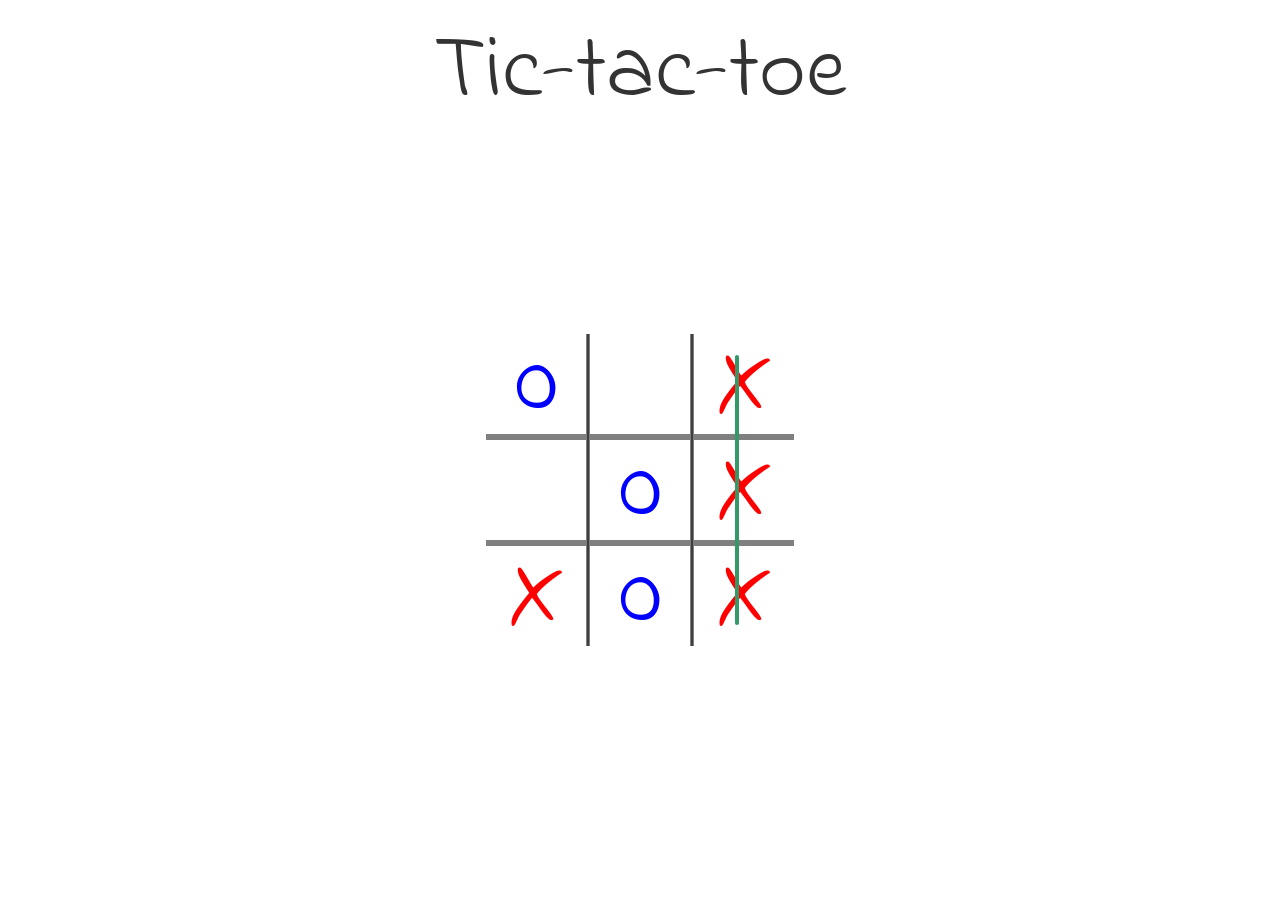
<file: Tic tac toe/Tic-tac-toe.html>
<!DOCTYPE html>
<html lang="en">
<head>
	<meta charset="UTF-8">
	<meta name="viewport" content="width=device-width, initial-scale=1.0">
	<title>Tic Tac Toe by Dev</title>
	<link rel="stylesheet" href="Tic tac toe.css">
</head>
<body>
	<div class="title">Tic-tac-toe</div>
<div class="win">
	<span></span>
</div>
<div class="Tic-tac-toe">
	<div>
		<span id="x1">0</span>
		<span id="x2">-</span>
		<span id="x3">X</span>
	</div>
	<div>
		<span id="x4">-</span>
		<span id="x5">0</span>
		<span id="x6">X</span>
	</div>
	<div>
		<span id="x7">X</span>
		<span id="x8">0</span>
		<span id="x9">X</span>
	</div>
</div>	
</body>
</html>
</file>
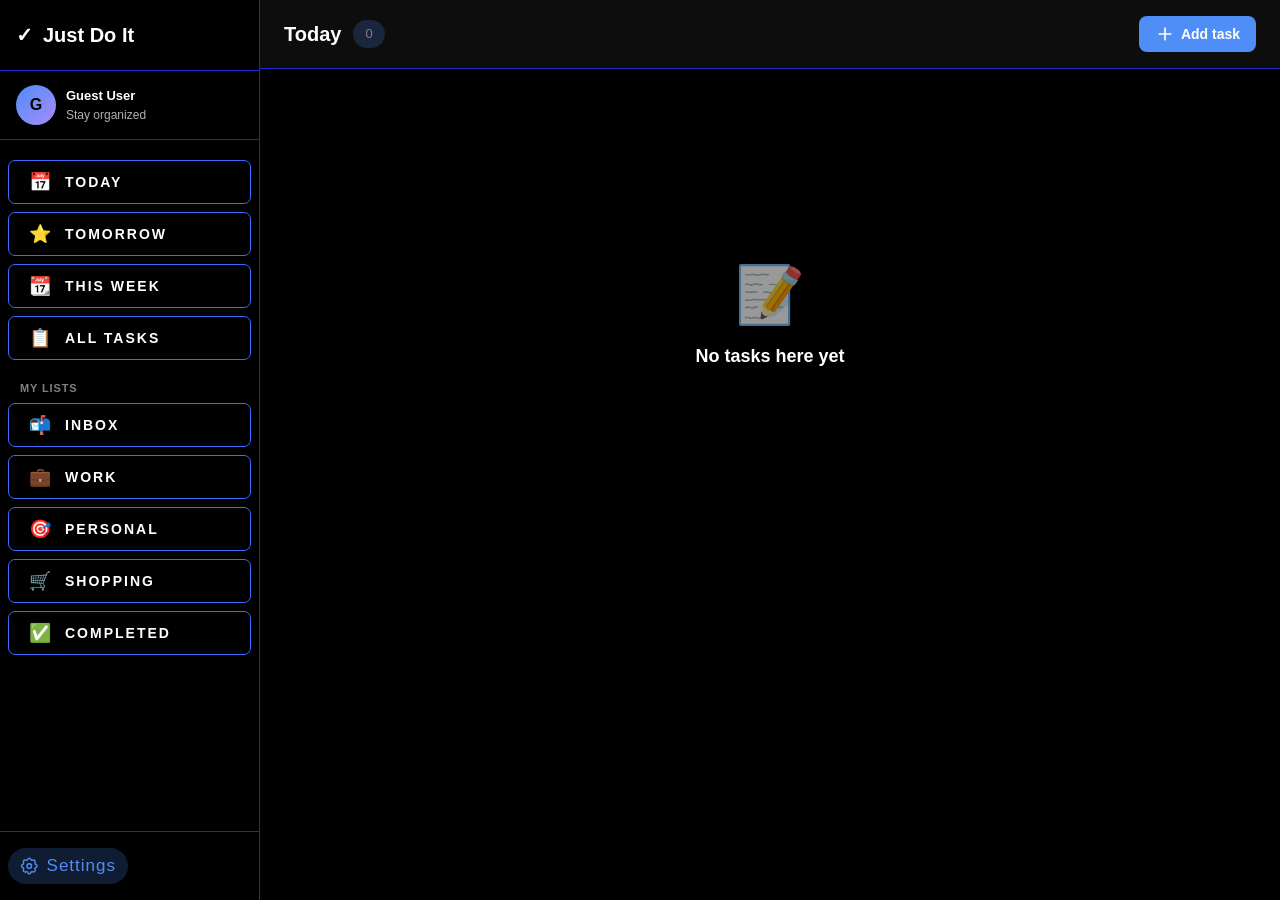
<file: To do list/To-do.html>
<!DOCTYPE html>
<html lang="en">
<head>
  <meta charset="UTF-8" />
  <link rel="stylesheet" href="To-do.css">
  <meta http-equiv="Content-Security-Policy" content="default-src 'self'; script-src 'self' 'unsafe-inline'; style-src 'self' 'unsafe-inline'; img-src 'self' data:;">
  <meta http-equiv="X-Content-Type-Options" content="nosniff">
  <meta name="referrer" content="strict-origin-when-cross-origin">
  <meta name="viewport" content="width=device-width, initial-scale=1.0"/>
  
  <title>Just Do It - Smart Task Manager</title>
  <style>
    *, *::before, *::after { box-sizing: border-box; margin: 0; padding: 0; }

    :root {
      --bg: #000000;
      --sidebar-bg: #000000;
      --card: #0d0d0d;
      --card-hover: #1a1a1a;
      --border: #2222cc;
      --accent: #4f8ef7;
      --accent-light: #1a2a5a;
      --success: #34d399;
      --warning: #fbbf24;
      --danger: #f87171;
      --text: #ffffff;
      --text-secondary: #b0b0b0;
      --text-muted: #808080;
      --radius: 8px;
    }

    html { scroll-behavior: smooth; }

    body {
      background: var(--bg);
      color: var(--text);
      font-family: -apple-system, BlinkMacSystemFont, 'Segoe UI', 'Helvetica Neue', sans-serif;
      font-size: 14px;
      line-height: 1.5;
    }

    .app-wrapper {
      display: grid;
      grid-template-columns: 260px 1fr;
      min-height: 100vh;
    }

    /* SIDEBAR */
    .sidebar {
      background: var(--sidebar-bg);
      border-right: 1px solid var(--border);
      display: flex;
      flex-direction: column;
      height: 100vh;
      position: sticky;
      top: 0;
      overflow-y: auto;
      flex-shrink: 0;
      width: 260px;
    }

    .sidebar-header {
      padding: 20px 16px;
      border-bottom: 1px solid var(--border);
    }

    .logo {
      display: flex;
      align-items: center;
      gap: 10px;
      font-size: 20px;
      font-weight: 700;
      color: var(--text);
      text-decoration: none;
    }

    .logo span {
  animation: lights 5s 750ms linear infinite;
    }

@keyframes lights {
  0% {
    color: var(--text-secondary);
    text-shadow:
      0 0 1em rgba(79, 142, 247, 0.2),
      0 0 0.125em rgba(79, 142, 247, 0.3),
      -1em -0.125em 0.5em rgba(167, 139, 250, 0),
      1em 0.125em 0.5em rgba(79, 142, 247, 0);
  }
  30% {
    color: var(--text);
    text-shadow:
      0 0 1em rgba(79, 142, 247, 0.5),
      0 0 0.125em rgba(79, 142, 247, 0.5),
      -0.5em -0.125em 0.25em rgba(167, 139, 250, 0.2),
      0.5em 0.125em 0.25em rgba(79, 142, 247, 0.4);
  }
  40% {
    color: var(--text);
    text-shadow:
      0 0 1em rgba(79, 142, 247, 0.5),
      0 0 0.125em rgba(167, 139, 250, 0.8),
      -0.25em -0.125em 0.125em rgba(167, 139, 250, 0.2),
      0.25em 0.125em 0.125em rgba(79, 142, 247, 0.4);
  }
  70% {
    color: var(--text);
    text-shadow:
      0 0 1em rgba(79, 142, 247, 0.5),
      0 0 0.125em rgba(79, 142, 247, 0.5),
      0.5em -0.125em 0.25em rgba(167, 139, 250, 0.2),
      -0.5em 0.125em 0.25em rgba(79, 142, 247, 0.4);
  }
  100% {
    color: var(--text-secondary);
    text-shadow:
      0 0 1em rgba(79, 142, 247, 0.2),
      0 0 0.125em rgba(79, 142, 247, 0.3),
      1em -0.125em 0.5em rgba(167, 139, 250, 0),
      -1em 0.125em 0.5em rgba(79, 142, 247, 0);
  }
}

    .user-section {
      padding: 14px 16px;
      border-bottom: 1px solid var(--border);
      display: flex;
      align-items: center;
      gap: 10px;
    }

    .user-avatar {
      width: 40px; height: 40px;
      border-radius: 50%;
      background: linear-gradient(135deg, var(--accent), #a78bfa);
      display: flex; align-items: center; justify-content: center;
      color: #000000; font-weight: 700; font-size: 16px;
    }

    .user-info h4 { font-size: 13px; font-weight: 600; }
    .user-info p  { font-size: 12px; color: var(--text-secondary); }

    .sidebar-content {
      flex: 1; overflow-y: auto;
      padding: 20px 8px 8px;
      scrollbar-width: none; -ms-overflow-style: none;
      overflow-x: hidden;
    }
    .sidebar-content::-webkit-scrollbar { display: none; }

    .sidebar-section { margin-bottom: 8px; }

    .sidebar-section-title {
      font-size: 11px; font-weight: 700; color: var(--text-muted);
      padding: 12px 12px 6px; text-transform: uppercase; letter-spacing: .08em;
    }

    .nav-item {
      display: flex; align-items: center; gap: 12px;
      padding: 10px 12px; margin: 2px 0;
      border-radius: var(--radius); cursor: pointer;
      transition: all .2s; color: var(--text-secondary);
      border: none; background: transparent;
      font-size: 14px; font-weight: 500;
      text-align: left; width: 100%;
    }

    .nav-item:hover { background: var(--card-hover); color: var(--text); }
    .nav-item.active { background: var(--accent-light); color: var(--accent); font-weight: 600; }

    .nav-item-icon { font-size: 18px; width: 24px; display: flex; align-items: center; justify-content: center; }

    .nav-item-count {
      margin-left: auto; font-size: 12px; font-weight: 600;
      color: var(--text-muted); background: rgba(79,142,247,.2);
      padding: 2px 8px; border-radius: 999px; min-width: 24px; text-align: center;
    }

    .sidebar-footer {
      padding: 16px 8px; border-top: 1px solid var(--border); display: flex; gap: 8px;
    }

    .new-list-btn {
      display: flex; align-items: center; gap: 10px; flex: 1;
      padding: 10px 12px; background: transparent;
      border: 1px dashed var(--border); border-radius: var(--radius);
      color: var(--text-secondary); cursor: pointer; font-size: 14px; font-weight: 500; transition: all .2s;
    }

    .new-list-btn:hover { border-color: var(--accent); color: var(--accent); background: var(--accent-light); }

    .settings-btn {
      display: flex; align-items: center; justify-content: center;
      width: 40px; height: 40px; padding: 0; background: transparent;
      border: 1px solid var(--border); border-radius: var(--radius);
      color: var(--text-secondary); cursor: pointer; font-size: 18px; transition: all .2s;
    }

    .settings-btn:hover { background: var(--card-hover); color: var(--accent); border-color: var(--accent); }

    /* MAIN */
    .main-area {
      display: flex; flex-direction: column; height: 100vh; background: var(--bg);
    }

    .main-header {
      display: flex; align-items: center; justify-content: space-between;
      padding: 16px 24px; border-bottom: 1px solid var(--border);
      background: var(--card); position: sticky; top: 0; z-index: 10;
    }

    .header-title { display: flex; align-items: center; gap: 12px; }
    .header-title h1 { font-size: 20px; font-weight: 600; }

    .header-title .count {
      font-size: 13px; color: var(--text-muted);
      background: rgba(79,142,247,.2); padding: 4px 12px; border-radius: 999px;
    }

    .header-actions { display: flex; align-items: center; gap: 8px; }

    .btn-add-task {
      background: var(--accent); color: white; border: none;
      padding: 8px 16px; border-radius: var(--radius);
      cursor: pointer; font-size: 14px; font-weight: 600;
          transition: all .2s; display: inline-flex; align-items: center; gap: 6px;
          font-family: inherit;
        }
        .btn-add-task .btn-icon { font-size: 18px; line-height: 1; font-weight: 400; }
        .btn-add-task:hover { background: #3a7af0; box-shadow: 0 2px 8px rgba(79,142,247,.3); }
        .btn-add-task:active { transform: translateY(1px); }

    .main-content { flex: 1; overflow-y: auto; padding: 24px; }

    .task-section { margin-bottom: 32px; }

    .section-header {
      display: flex; align-items: center; gap: 12px;
      margin-bottom: 12px; padding: 12px 0;
    }

    .section-title { font-size: 15px; font-weight: 600; }

    .section-count {
      font-size: 12px; color: var(--text-muted);
      background: rgba(79,142,247,.2); padding: 2px 8px; border-radius: 999px;
    }

    .tasks-container { display: flex; flex-direction: column; gap: 8px; }

    /* TASK ITEM */
    .task-item {
      display: flex; align-items: center; gap: 12px;
      padding: 12px 14px; background: var(--card);
      border: 1px solid var(--border); border-radius: var(--radius);
      transition: all .2s; cursor: pointer;
      animation: slideIn .2s ease-out;
    }

    @keyframes slideIn {
      from { opacity: 0; transform: translateY(-8px); }
      to   { opacity: 1; transform: translateY(0); }
    }

    .task-item:hover { border-color: var(--accent); background: var(--card-hover); }
    .task-item.completed { opacity: 0.55; }
    .task-item.completed .task-title { text-decoration: line-through; color: var(--text-muted); }

    .task-checkbox { flex-shrink: 0; width: 20px; height: 20px; cursor: pointer; accent-color: var(--success); }

    .task-icon { font-size: 16px; width: 20px; flex-shrink: 0; text-align: center; }

    .task-content { flex: 1; min-width: 0; }
    .task-title { font-size: 14px; font-weight: 500; margin-bottom: 4px; }

    .task-meta { display: flex; align-items: center; gap: 12px; flex-wrap: wrap; }

    .task-due {
      display: inline-flex; align-items: center; gap: 4px;
      font-size: 12px; color: var(--text-secondary);
      padding: 2px 8px; background: rgba(79,142,247,.1); border-radius: 4px;
    }

    .task-due.overdue { color: var(--danger); background: rgba(248,113,113,.15); }

    .task-priority {
      display: inline-flex; align-items: center; gap: 4px;
      font-size: 12px; padding: 2px 8px; border-radius: 4px; font-weight: 600;
    }

    .task-priority.high   { color: var(--danger);  background: rgba(248,113,113,.15); }
    .task-priority.medium { color: var(--warning); background: rgba(251,191,36,.15); }
    .task-priority.low    { color: var(--success); background: rgba(52,211,153,.15); }

    .task-actions { display: flex; align-items: center; gap: 6px; margin-left: auto; }

    .task-action-btn {
      width: 28px; height: 28px; border-radius: 4px; border: none;
      background: transparent; color: var(--text-muted);
      cursor: pointer; display: flex; align-items: center; justify-content: center;
      font-size: 14px; transition: all .2s; opacity: 0;
    }

    .task-item:hover .task-action-btn { opacity: 1; }
    .task-action-btn:hover { background: var(--card-hover); color: var(--accent); }
    .task-action-btn.delete:hover { background: rgba(248,113,113,.15); color: var(--danger); }

    /* EMPTY STATE */
    .empty-state { text-align: center; padding: 60px 20px; color: var(--text-muted); }
    .empty-state-icon { font-size: 48px; margin-bottom: 16px; opacity: .5; }
    .empty-state h3 { font-size: 16px; font-weight: 600; color: var(--text); margin-bottom: 8px; }

    .empty-container {
      display: flex; flex-direction: column; align-items: center; justify-content: center;
      text-align: center; padding: 80px 20px; color: var(--text-muted);
      min-height: 50vh; gap: 12px;
    }
    .empty-container .empty-icon {
      font-size: 56px; line-height: 1; opacity: .6;
      margin-bottom: 8px;
    }
    .empty-container .empty-title {
      font-size: 18px; font-weight: 600; color: var(--text);
    }
    .empty-container .empty-sub {
      font-size: 14px; color: var(--text-muted);
    }
    .empty-container .empty-action {
      margin-top: 12px;
    }

    /* AUTH SCREEN (Uiverse nathann09 layout) */
    .auth-screen {
      position: fixed; inset: 0; z-index: 3000;
      display: flex; align-items: center; justify-content: center;
      background: linear-gradient(135deg, #0a0a1a 0%, #000 50%, #1a0a2a 100%);
      padding: 20px;
      overflow: auto;
    }
    .auth-screen .form {
      background-color: var(--card);
      display: block;
      padding: 1rem;
      max-width: 350px;
      width: 100%;
      border-radius: 0.5rem;
      box-shadow: 0 10px 15px -3px rgba(0, 0, 0, 0.1), 0 4px 6px -2px rgba(0, 0, 0, 0.05);
      color: var(--text);
    }
    .auth-screen .form-title {
      font-size: 1.25rem;
      line-height: 1.75rem;
      font-weight: 600;
      text-align: center;
      color: var(--text);
      margin: 0 0 0.5rem;
    }
    .auth-screen .input-container {
      position: relative;
    }
    .auth-screen .input-container input,
    .auth-screen .form button {
      outline: none;
      border: 1px solid var(--border);
      margin: 8px 0;
      font-family: inherit;
    }
    .auth-screen .input-container input {
      background-color: var(--card);
      color: var(--text);
      padding: 1rem;
      padding-right: 3rem;
      font-size: 0.875rem;
      line-height: 1.25rem;
      width: 100%;
      box-sizing: border-box;
      border-radius: 0.5rem;
      box-shadow: 0 1px 2px 0 rgba(0, 0, 0, 0.05);
    }
    .auth-screen .input-container input::placeholder {
      color: var(--text-muted);
    }
    .auth-screen .form-submit {
      display: block;
      padding: 0.75rem 1.25rem;
      background-color: var(--accent);
      color: #ffffff;
      font-size: 0.875rem;
      line-height: 1.25rem;
      font-weight: 500;
      width: 100%;
      border-radius: 0.5rem;
      text-transform: uppercase;
      cursor: pointer;
      border: 1px solid var(--accent);
      transition: opacity 0.2s;
    }
    .auth-screen .form-submit:hover { opacity: 0.95; }
    .auth-screen .form-link-row {
      color: var(--text-muted);
      font-size: 0.875rem;
      line-height: 1.25rem;
      text-align: center;
      margin: 0.5rem 0 0;
    }
    .auth-screen .form-link-row a {
      text-decoration: underline;
      color: var(--accent);
      cursor: pointer;
    }
    .auth-screen .auth-error {
      color: var(--danger); font-size: 13px; min-height: 18px;
      text-align: center; margin: 4px 0 0;
    }
    .auth-screen .auth-stack {
      display: flex; flex-direction: column; align-items: center; gap: 18px;
      width: 100%; max-width: 350px;
    }
    .auth-screen .goback-btn {
          background-color: var(--card); color: var(--text);
          text-align: center; width: 192px; border-radius: 16px;
          height: 52px; position: relative; font-size: 16px;
          font-weight: 600; border: 1px solid var(--border);
          cursor: pointer; overflow: hidden; padding: 0;
          font-family: inherit; transition: background-color 0.4s ease, color 0.4s ease;
        }
        .auth-screen .goback-arrow {
          background-color: var(--accent); color: #0b0b0b;
          border-radius: 14px; height: 44px; width: 25%;
          display: flex; align-items: center; justify-content: center;
          position: absolute; left: 4px; top: 4px; z-index: 10;
          transition: width 0.5s ease;
        }
        .auth-screen .goback-arrow svg { width: 22px; height: 22px; }
        .auth-screen .goback-text {
          margin: 0; transform: translateX(8px);
          transition: transform 0.5s ease, opacity 0.5s ease;
          color: var(--text);
        }
        .auth-screen .goback-btn:hover {
          background-color: var(--accent); color: #ffffff;
        }
        .auth-screen .goback-btn:hover .goback-arrow {
          width: 184px; background-color: rgba(255,255,255,0.18); color: #ffffff;
        }
        .auth-screen .goback-btn:hover .goback-arrow svg path { fill: #ffffff; }
        .auth-screen .goback-btn:hover .goback-text {
          transform: translateX(0); color: #ffffff;
        }
        body[data-theme="light"] .auth-screen .goback-btn { background-color: #ffffff; color: #111827; }
        body[data-theme="light"] .auth-screen .goback-btn:hover { background-color: var(--accent); color: #ffffff; }

    .user-chip {
      display: flex; align-items: center; gap: 8px;
      padding: 6px 10px; border-radius: 999px;
      background: var(--card-hover); font-size: 12px;
      max-width: 180px;
    }
    .user-chip-avatar {
      width: 22px; height: 22px; border-radius: 50%;
      background: linear-gradient(135deg, var(--accent), #a78bfa);
      display: flex; align-items: center; justify-content: center;
      font-size: 11px; font-weight: 700; color: #fff;
      flex-shrink: 0;
    }
    .user-chip-name {
      overflow: hidden; text-overflow: ellipsis; white-space: nowrap;
      font-weight: 600;
    }

    /* MODAL */
    .modal {
      display: none; position: fixed; inset: 0;
      background: rgba(0,0,0,.75); z-index: 2000;
      align-items: center; justify-content: center;
    }

    .modal.active { display: flex; }

    .modal-content {
      background: #111; border-radius: var(--radius); padding: 24px;
          max-width: 500px; width: 90%; max-height: 90vh;
          overflow-x: hidden; overflow-y: auto;
          scrollbar-width: none; -ms-overflow-style: none;
          box-shadow: 0 10px 40px rgba(0,0,0,.6); border: 1px solid var(--border);
        }
        .modal-content::-webkit-scrollbar { display: none; }

    .settings-modal .modal-content { max-width: 600px; }

    .modal-header {
      display: flex; align-items: center; justify-content: space-between; margin-bottom: 20px;
    }

    .modal-header h2 { font-size: 18px; font-weight: 600; }

    .modal-close { background: none; border: none; font-size: 24px; cursor: pointer; color: var(--text-muted); }
    .modal-close:hover { color: var(--text); }

    .form-group { margin-bottom: 16px; }
    .form-group-spaced { margin-top: 26px; }

    .form-group label {
      display: block; font-size: 13px; font-weight: 600;
      color: var(--text); margin-bottom: 4px;
    }

    .form-group input,
    .form-group select,
    .form-group textarea {
      width: 100%; padding: 10px 12px;
      border: 2px solid var(--border); border-radius: 6px;
      font-family: inherit; font-size: 14px; color: var(--text);
      background: var(--card); outline: none;
      box-shadow: 4px 4px 0 0 var(--border);
      transition: transform .15s, box-shadow .15s, border-color .2s;
    }

    .form-group input:focus,
    .form-group select:focus,
    .form-group textarea:focus {
      border-color: var(--accent);
      box-shadow: 4px 4px 0 0 var(--accent);
      transform: translate(-1px, -1px);
    }

    .form-group input::placeholder,
    .form-group textarea::placeholder {
      color: var(--text-muted);
    }

    .form-group textarea { resize: vertical; min-height: 80px; }

    .form-group select {
      appearance: none; -webkit-appearance: none; -moz-appearance: none;
      background-image: url("data:image/svg+xml;charset=US-ASCII,%3Csvg%20xmlns%3D%22http%3A%2F%2Fwww.w3.org%2F2000%2Fsvg%22%20width%3D%2212%22%20height%3D%2212%22%20viewBox%3D%220%200%2024%2024%22%20fill%3D%22none%22%20stroke%3D%22currentColor%22%20stroke-width%3D%222%22%20stroke-linecap%3D%22round%22%20stroke-linejoin%3D%22round%22%3E%3Cpolyline%20points%3D%226%209%2012%2015%2018%209%22%3E%3C%2Fpolyline%3E%3C%2Fsvg%3E");
      background-repeat: no-repeat;
      background-position: right 12px center;
      padding-right: 36px;
    }

    .form-group select option { background: var(--card); color: var(--text); }

    .form-row { display: grid; grid-template-columns: 1fr 1fr; gap: 12px; }

        /* Floating-label neobrut input (Uiverse catraco style) */
        .input-container {
          position: relative;
          width: 100%;
                  margin-top: 10px;
                }
                .neobrut-input {
                  width: 100%;
                  padding: 16px 14px;
                  border-radius: 8px;
                  border: 2px solid var(--border);
                  background-color: transparent;
                  color: var(--text);
                  font-family: inherit; font-size: 15px; font-weight: 600;
                  outline: none; opacity: 0.85;
                  box-shadow: 4px 4px 0 0 var(--border);
                  transition: opacity .2s ease-in-out, box-shadow .2s ease-in-out, transform .15s, border-color .2s;
                }
                .neobrut-input:hover { opacity: 1; }
                .neobrut-input:focus { opacity: 1; border-color: var(--accent); box-shadow: 4px 4px 0 0 var(--accent); transform: translate(-1px, -1px); }
                .neobrut-textarea { resize: vertical; min-height: 90px; }

                .input-label {
                  position: absolute;
                  top: -10px; left: 12px;
                  padding: 2px 8px;
                  background-color: var(--card);
                  color: var(--text);
                  font-size: 11px; font-weight: 700; letter-spacing: 1.5px;
                  text-transform: uppercase;
                  border-radius: 6px;
                  border: 2px solid var(--border);
                  pointer-events: none;
                  opacity: 0.7;
                  transition: opacity .2s ease-in-out, color .2s ease-in-out, border-color .2s ease-in-out;
                }
                .neobrut-input:focus + .input-label,
                .neobrut-input:not(:placeholder-shown) + .input-label {
                  opacity: 1;
                  color: var(--accent);
                  border-color: var(--accent);
                }
                .input-label-textarea { top: -10px; }
        .form-actions { display: flex; gap: 10px; margin-top: 20px; }

    .btn-submit {
      flex: 1; padding: 12px; background: var(--accent); color: white;
      border: none; border-radius: var(--radius); cursor: pointer; font-weight: 600; transition: all .2s;
    }

    .btn-submit:hover { background: #1771bb; }

    .btn-cancel {
      flex: 1; padding: 12px; background: var(--bg); color: var(--text);
      border: 1px solid var(--border); border-radius: var(--radius); cursor: pointer; font-weight: 600;
    }

    .btn-cancel:hover { border-color: var(--accent); color: var(--accent); }

    /* SETTINGS */
    .settings-section {
      margin-bottom: 24px; padding-bottom: 24px; border-bottom: 1px solid var(--border);
    }

    .settings-section:last-child { margin-bottom: 0; padding-bottom: 0; border-bottom: none; }
    .settings-section h3 { font-size: 14px; font-weight: 600; margin-bottom: 12px; }

    .setting-item {
      display: flex; align-items: center; justify-content: space-between;
      padding: 12px; background: var(--bg); border-radius: var(--radius); margin-bottom: 8px;
    }

    .setting-item-label { display: flex; flex-direction: column; gap: 4px; flex: 1; }
    .setting-item-title { font-size: 13px; font-weight: 600; }
    .setting-item-desc  { font-size: 12px; color: var(--text-muted); }

    /* THEME PILLS (Uiverse.io by LightAndy1) — scoped to settings modal */
    .theme-pills {
      --font-color-dark: #bebfc5;
      --font-color-light: #bebfc5;
      --bg-color: #212121;
      --main-color: #0c0c0c;
      --secondary-color: #141414;
      position: relative;
      width: 250px;
      height: 36px;
      background-color: var(--bg-color);
      border: 2px solid var(--main-color);
      border-radius: 34px;
      display: flex;
      flex-direction: row;
      box-shadow: 4px 4px var(--main-color);
      flex-shrink: 0;
    }
    .theme-pills .option {
      margin-right: 5px;
      width: 80.5px;
      height: 28px;
      position: relative;
      top: 2px;
      left: 2px;
      border-radius: 34px;
      transition: 0.25s cubic-bezier(0, 0, 0, 1);
    }
    .theme-pills .option:last-child { margin-right: 4px; }
    .theme-pills .option:hover { background-color: var(--secondary-color); }
    .theme-pills .option:hover .span { color: var(--font-color-light); }
    .theme-pills .input {
      width: 100%; height: 100%;
      position: absolute; left: 0; top: 0;
      appearance: none; cursor: pointer;
    }
    .theme-pills .btn {
      width: 100%; height: 100%;
      border-radius: 50px;
      display: flex; justify-content: center; align-items: center;
    }
    .theme-pills .span { color: var(--font-color-dark); }
    .theme-pills .input:checked + .btn {
      background-color: var(--main-color);
      transition: 0.2s cubic-bezier(0, 0, 0, 1);
    }
    .theme-pills .input:checked + .btn .span {
      color: var(--font-color-light);
      transition: 0.25s cubic-bezier(0, 0, 0, 1);
    }

    /* THEME VARIANTS — only applied when the body opts in via data-theme */
    body[data-theme="dark"] {
      --bg: #000000;
      --sidebar-bg: #000000;
      --card: #0d0d0d;
      --card-hover: #1a1a1a;
      --border: #2222cc;
      --accent: #4f8ef7;
      --accent-light: #1a2a5a;
      --success: #34d399;
      --warning: #fbbf24;
      --danger: #f87171;
      --text: #ffffff;
      --text-secondary: #b0b0b0;
      --text-muted: #808080;
    }
    body[data-theme="light"] {
      --bg: #f5f7fb;
      --sidebar-bg: #ffffff;
      --card: #ffffff;
      --card-hover: #eef1f8;
      --border: #c9d1e0;
      --accent: #2563eb;
      --accent-light: #dbeafe;
      --success: #059669;
      --warning: #b45309;
      --danger: #b91c1c;
      --text: #000000;
      --text-secondary: #1f2937;
      --text-muted: #374151;
    }
    body[data-theme="solar"] {
      --bg: #fff7ed;
      --sidebar-bg: #fffaf0;
      --card: #fff;
      --card-hover: #fef3c7;
      --border: #f59e0b;
      --accent: #ea580c;
      --accent-light: #ffedd5;
      --success: #16a34a;
      --warning: #d97706;
      --danger: #dc2626;
      --text: #000000;
      --text-secondary: #1c1917;
      --text-muted: #44403c;
    }

    /* Force every text-bearing element to use the theme variable
       (some hard-coded colors stayed behind from the original stylesheet) */
    body[data-theme] .sidebar,
    body[data-theme] .sidebar-header,
    body[data-theme] .sidebar-content,
    body[data-theme] .sidebar-footer,
    body[data-theme] .sidebar-section,
    body[data-theme] .sidebar-section-title,
    body[data-theme] .user-section,
    body[data-theme] .user-info,
    body[data-theme] .user-info h4,
    body[data-theme] .logo,
    body[data-theme] .logo span,
    body[data-theme] .nav-item,
    body[data-theme] .nav-item-icon,
    body[data-theme] .nav-item-count,
    body[data-theme] .list-item,
    body[data-theme] .list-name,
    body[data-theme] .list-count,
    body[data-theme] .new-list-btn,
    body[data-theme] .settings-btn,
    body[data-theme] .main-content,
    body[data-theme] .task-item,
    body[data-theme] .modal-content,
    body[data-theme] .settings-section,
    body[data-theme] .setting-item,
    body[data-theme] .setting-item-title,
    body[data-theme] .setting-item-desc,
    body[data-theme] .task-title,
    body[data-theme] .task-meta,
    body[data-theme] .task-desc,
    body[data-theme] .empty-state,
    body[data-theme] .empty-state h3,
    body[data-theme] .modal-header h2,
    body[data-theme] .form-group label,
    body[data-theme] .form-group input,
    body[data-theme] .form-group textarea,
    body[data-theme] .form-group select,
    body[data-theme] .btn-cancel,
    body[data-theme] .data-btn,
    body[data-theme] .neon-checkbox__check {
      color: var(--text) !important;
    }
    body[data-theme] .sidebar-section-title,
    body[data-theme] .nav-item-count,
    body[data-theme] .empty-state,
    body[data-theme] .form-group label,
    body[data-theme] .setting-item-desc,
    body[data-theme] .modal-close,
    body[data-theme] .task-meta,
    body[data-theme] .task-desc {
      color: var(--text-muted) !important;
    }
    body[data-theme] .nav-item,
    body[data-theme] .new-list-btn,
    body[data-theme] .settings-btn {
      color: var(--text-secondary) !important;
    }
    body[data-theme] .user-info p,
    body[data-theme] .task-meta,
    body[data-theme] .task-desc {
      color: var(--text-secondary) !important;
    }
    body[data-theme] .sidebar,
    body[data-theme] .main-content,
    body[data-theme] .task-item,
    body[data-theme] .modal-content,
    body[data-theme] .setting-item,
    body[data-theme] .form-group input,
    body[data-theme] .form-group textarea,
    body[data-theme] .form-group select,
    body[data-theme] .btn-cancel,
    body[data-theme] .data-btn {
      background-color: var(--card) !important;
    }
    body[data-theme] .sidebar {
      background-color: var(--sidebar-bg) !important;
    }
    body[data-theme] {
      background-color: var(--bg) !important;
    }

        /* Force ALL sidebar text (including .sidebar-content rows, icons, dividers,
           badges, list items, section titles, etc.) to black in the light + solar
           themes — overrides the generic body[data-theme] color rule above. */
        body[data-theme="light"] .sidebar,
        body[data-theme="light"] .sidebar *,
        body[data-theme="solar"] .sidebar,
        body[data-theme="solar"] .sidebar * {
          color: #000000 !important;
        }
        body[data-theme="light"] .sidebar-content,
        body[data-theme="solar"] .sidebar-content,
        body[data-theme="light"] .sidebar-content *,
        body[data-theme="solar"] .sidebar-content * {
          color: #000000 !important;
        }

    .toggle-switch {
      position: relative; width: 44px; height: 24px;
      background: #333; border-radius: 999px; cursor: pointer; transition: background .3s; flex-shrink: 0;
    }

    .toggle-switch.on { background: var(--accent); }

    .toggle-switch::after {
      content: ''; position: absolute; top: 2px; left: 2px;
      width: 20px; height: 20px; background: white;
      border-radius: 50%; transition: left .3s;
    }

    .toggle-switch.on::after { left: 22px; }

    .data-btn {
          width: 100%;
          padding: 10px 20px;
          text-transform: uppercase;
          border-radius: 8px;
          font-size: 17px;
          font-weight: 500;
          color: #ffffff80;
          text-shadow: none;
          background: transparent;
          cursor: pointer;
          box-shadow: transparent;
          border: 1px solid #ffffff80;
          transition: 0.5s ease;
          user-select: none;
          font-family: inherit;
          margin-bottom: 12px;
          letter-spacing: 0.02em;
        }
        .data-btn:hover,
        .data-btn:focus {
          color: #ffffff;
          background: #008cff;
          border: 1px solid #008cff;
          text-shadow: 0 0 5px #ffffff, 0 0 10px #ffffff, 0 0 20px #ffffff;
          box-shadow: 0 0 5px #008cff, 0 0 20px #008cff, 0 0 50px #008cff,
            0 0 100px #008cff;
          outline: none;
        }
        /* Per-action tints (still neon on hover) */
        .data-btn.clear:hover,
        .data-btn.clear:focus {
          background: #ff3b3b;
          border-color: #ff3b3b;
          box-shadow: 0 0 5px #ff3b3b, 0 0 20px #ff3b3b, 0 0 50px #ff3b3b,
            0 0 100px #ff3b3b;
        }
        .data-btn.download:hover,
        .data-btn.download:focus {
          background: #00d97e;
          border-color: #00d97e;
          box-shadow: 0 0 5px #00d97e, 0 0 20px #00d97e, 0 0 50px #00d97e,
            0 0 100px #00d97e;
        }

                /* LOGOUT ROUND BUTTON (themed) */
                .logout-wrap {
                  display: flex;
                  align-items: center;
                  justify-content: center;
                  gap: 14px;
                  margin: 6px 0 4px;
                }
                .Btn {
                  display: flex;
                  align-items: center;
                  justify-content: flex-start;
                  width: 65px;
                  height: 65px;
                  border: 1px solid var(--border);
                  border-radius: 50%;
                  cursor: pointer;
                  position: relative;
                  overflow: hidden;
                  transition-duration: 0.3s;
                  box-shadow: 2px 2px 10px rgba(0, 0, 0, 0.199);
                  background-color: var(--card);
                  color: var(--text);
                  padding: 0;
                }
                .Btn .sign {
                  width: 100%;
                  transition-duration: 0.3s;
                  display: flex;
                  align-items: center;
                  justify-content: center;
                }
                .Btn .sign svg { width: 26px; height: 26px; }
                .Btn .sign svg path { fill: var(--text); transition: fill 0.3s; }
                .Btn .text {
                  position: absolute;
                  right: 0%;
                  width: 0%;
                  opacity: 0;
                  color: var(--card);
                  font-size: 1.3em;
                  font-weight: 700;
                  letter-spacing: 0.02em;
                  transition-duration: 0.3s;
                  white-space: nowrap;
                }
                .Btn:hover {
                  background-color: #d63b3b;
                  border-color: #d63b3b;
                  width: 190px;
                  border-radius: 40px;
                  transition-duration: 0.3s;
                  box-shadow: 0 0 14px rgba(214, 59, 59, 0.45);
                }
                .Btn:hover .sign {
                  width: 30%;
                  transition-duration: 0.3s;
                  padding-left: 22px;
                }
                .Btn:hover .sign svg path { fill: #ffffff; }
                .Btn:hover .text {
                  opacity: 1;
                  width: 70%;
                  transition-duration: 0.3s;
                  padding-right: 14px;
                }
                .Btn:active { transform: translate(2px, 2px); }
                body[data-theme="light"] .Btn { background-color: #f3f4f6; }
                body[data-theme="light"] .Btn .sign svg path { fill: #111827; }
                body[data-theme="light"] .Btn:hover .sign svg path { fill: #ffffff; }

                /* SIGN IN ROUNDED BUTTON (themed) */
                .user-profile {
                  width: 160px;
                  height: 65px;
                  border-radius: 18px;
                  cursor: pointer;
                  transition: 0.3s ease;
                  background: linear-gradient(
                    to bottom right,
                    var(--accent) 0%,
                    rgba(79, 142, 247, 0) 30%
                  );
                  background-color: rgba(79, 142, 247, 0.2);
                  display: flex;
                  align-items: center;
                  justify-content: center;
                  border: none;
                  padding: 0;
                  font-family: inherit;
                }
                .user-profile:hover,
                .user-profile:focus {
                  background-color: rgba(79, 142, 247, 0.7);
                  box-shadow: 0 0 12px rgba(79, 142, 247, 0.5);
                  outline: none;
                }
                .user-profile-inner {
                  width: 154px;
                  height: 59px;
                  border-radius: 15px;
                  background-color: var(--card);
                  color: var(--text);
                  display: flex;
                  align-items: center;
                  justify-content: center;
                  gap: 15px;
                  font-weight: 700;
                  font-size: 17px;
                }
                .user-profile-inner svg {
                  width: 30px;
                  height: 30px;
                  fill: var(--text);
                }
                body[data-theme="light"] .user-profile-inner { background-color: #ffffff; }
                body[data-theme="light"] .user-profile-inner svg { fill: #111827; }
                body[data-theme="light"] .user-profile-inner p  { color: #111827; }

    /* TOAST */
    .toast {
      position: fixed; bottom: 24px; left: 50%; transform: translateX(-50%);
      background: #222; color: white; padding: 10px 20px; border-radius: 999px;
      font-size: 14px; font-weight: 500; border: 1px solid var(--border);
      opacity: 0; pointer-events: none; transition: opacity .3s; z-index: 9999;
    }

    .toast.show { opacity: 1; }

    /* RESPONSIVE */
    @media (max-width: 1200px) {
      .app-wrapper { grid-template-columns: 240px 1fr; }
      .sidebar { width: 240px; }
    }

    @media (max-width: 768px) {
      .app-wrapper { grid-template-columns: 1fr; }
      .sidebar {
        position: fixed; left: 0; top: 0; bottom: 0; z-index: 1000;
        width: 280px; box-shadow: 0 10px 30px rgba(0,0,0,.4);
        transform: translateX(-100%); transition: transform .3s;
      }
      .sidebar.open { transform: translateX(0); }
      .main-area { height: auto; min-height: 100vh; }

      body { font-size: 15px; }
      .main-header { padding: 12px 16px; position: sticky; top: 0; z-index: 50; }
      .header-title h1 { font-size: 18px; }
      .btn-add-task { padding: 10px 14px; min-height: 44px; }
      .btn-add-task .btn-text { display: none; }
      .btn-hamburger {
        display: inline-flex; align-items: center; justify-content: center;
        width: 44px; height: 44px; margin-right: 4px;
        background: transparent; border: 1px solid var(--border); border-radius: var(--radius);
        color: var(--text); font-size: 20px; cursor: pointer; flex-shrink: 0;
      }
      .btn-hamburger:active { background: var(--card-hover); }
      .sidebar-backdrop {
        display: none; position: fixed; inset: 0;
        background: rgba(0,0,0,.6); z-index: 999;
      }
      .sidebar-backdrop.open { display: block; }
      .main-content { padding: 16px 12px 32px; }
      .task-item { padding: 14px 12px; gap: 10px; min-height: 56px; }
      .task-checkbox { width: 22px; height: 22px; }
      .task-title { font-size: 15px; line-height: 1.4; word-break: break-word; }
      .task-action-btn { opacity: 1; width: 36px; height: 36px; font-size: 16px; }
      .task-actions { gap: 2px; }
      .task-meta { gap: 6px; }
      .task-meta > * { font-size: 11px; padding: 2px 6px; }
      .empty-state { padding: 40px 16px; }
      .empty-state-icon { font-size: 40px; }
      .form-row { grid-template-columns: 1fr; gap: 0; }
      .modal-content { width: 94%; padding: 18px; max-height: 92vh; }
      .modal-header h2 { font-size: 17px; }
      .form-group input, .form-group select, .form-group textarea { padding: 12px; font-size: 16px; min-height: 44px; }
      .form-group textarea { min-height: 80px; }
      .btn-submit, .btn-cancel { min-height: 48px; padding: 12px; font-size: 15px; }
      .data-btn { min-height: 48px; }
      .toast { bottom: 16px; left: 16px; right: 16px; transform: none; text-align: center; }
    }

    @media (min-width: 769px) { .btn-hamburger { display: none; } }
  </style>
</head>
<body>
<div class="sidebar-backdrop" id="sidebarBackdrop" onclick="closeSidebar()"></div>
<div class="app-wrapper">

  <!-- SIDEBAR -->
  <aside class="sidebar" id="sidebar">
    <div class="sidebar-header">
      <a href="#" class="logo">✓ <span>Just Do It</span></a>
    </div>

    <div class="user-section" id="sidebarUserSection">
          <div class="user-avatar" id="sidebarUserAvatar">G</div>
      <div class="user-info">
            <h4 id="sidebarUserName">Guest User</h4>
            <p id="sidebarUserTagline">Stay organized</p>
      </div>
    </div>

    <div class="sidebar-content">
      <div class="sidebar-section">
        <button class="Nbutton" data-view="today" onclick="switchView(this)">
          <span class="nav-item-icon">📅</span>
          <span class="nav-label">Today</span>
     
        </button>
        <button class="Nbutton" data-view="tomorrow" onclick="switchView(this)">
          <span class="nav-item-icon">⭐</span>
          <span class="nav-label">Tomorrow</span>
          
        </button>
        <button class="Nbutton" data-view="week" onclick="switchView(this)">
          <span class="nav-item-icon">📆</span>
          <span class="nav-label">This Week</span>
          
        </button>
        <button class="Nbutton" data-view="all" onclick="switchView(this)">
          <span class="nav-item-icon">📋</span>
          <span class="nav-label">All Tasks</span>
          
        </button>
      </div>

      <div class="sidebar-section">
        <div class="sidebar-section-title">My Lists</div>
        <button class="Nbutton" data-view="list-inbox" onclick="switchView(this)">
          <span class="nav-item-icon">📬</span>
          <span class="nav-label">Inbox</span>
        
        </button>
        <button class="Nbutton" data-view="list-work" onclick="switchView(this)">
          <span class="nav-item-icon">💼</span>
          <span class="nav-label">Work</span>
        
        </button>
        <button class="Nbutton" data-view="list-personal" onclick="switchView(this)">
          <span class="nav-item-icon">🎯</span>
          <span class="nav-label">Personal</span>
          
        </button>
        <button class="Nbutton" data-view="list-shopping" onclick="switchView(this)">
          <span class="nav-item-icon">🛒</span>
          <span class="nav-label">Shopping</span>
      
        </button>
      </div>

      <div class="sidebar-section">
        <button class="Nbutton" data-view="completed" onclick="switchView(this)">
          <span class="nav-item-icon">✅</span>
          <span class="nav-label">Completed</span>
     
        </button>
      </div>
    </div>

    <div class="sidebar-footer">
        
      <!-- From Uiverse.io by andrew-demchenk0 --> 
      <button class="button" onclick="openSettings()">
  <svg xmlns="http://www.w3.org/2000/svg" width="20" viewBox="0 0 20 20" height="20" fill="none" class="svg-icon"><g stroke-width="1.5" stroke-linecap="round" stroke="#4f8ef7"><circle r="2.5" cy="10" cx="10"></circle><path fill-rule="evenodd" d="m8.39079 2.80235c.53842-1.51424 2.67991-1.51424 3.21831-.00001.3392.95358 1.4284 1.40477 2.3425.97027 1.4514-.68995 2.9657.82427 2.2758 2.27575-.4345.91407.0166 2.00334.9702 2.34248 1.5143.53842 1.5143 2.67996 0 3.21836-.9536.3391-1.4047 1.4284-.9702 2.3425.6899 1.4514-.8244 2.9656-2.2758 2.2757-.9141-.4345-2.0033.0167-2.3425.9703-.5384 1.5142-2.67989 1.5142-3.21831 0-.33914-.9536-1.4284-1.4048-2.34247-.9703-1.45148.6899-2.96571-.8243-2.27575-2.2757.43449-.9141-.01669-2.0034-.97028-2.3425-1.51422-.5384-1.51422-2.67994.00001-3.21836.95358-.33914 1.40476-1.42841.97027-2.34248-.68996-1.45148.82427-2.9657 2.27575-2.27575.91407.4345 2.00333-.01669 2.34247-.97026z" clip-rule="evenodd"></path></g></svg>
  <span class="lable">Settings</span>
 </button>
    </div>
  </aside>

  <!-- MAIN -->
  <div class="main-area">
    <header class="main-header">
      <div class="header-title">
        <button class="btn-hamburger" onclick="toggleSidebar()" aria-label="Open menu">☰</button>
        <h1 id="headerTitle">Today</h1>
        <span class="count" id="headerCount">0</span>
      </div>
      <div class="header-actions">
              <button class="btn-add-task" onclick="openAddModal()" aria-label="Add task">
          <svg
            xmlns="http://www.w3.org/2000/svg"
            width="1.25rem"
            height="1.25rem"
            viewBox="0 0 24 24"
            fill="none"
            stroke="currentColor"
            stroke-linecap="round"
            stroke-linejoin="round"
            stroke-width="2"
          >
            <path d="M12 19v-7m0 0V5m0 7H5m7 0h7"></path>
          </svg>
          Add task
        </button>
      </div>
    </header>

    <div class="main-content">
      <div class="tasks-container" id="main-tasks"></div>
    </div>
</div>

<!-- ADD/EDIT MODAL -->
<div class="modal" id="taskModal">
  <div class="modal-content">
    <div class="modal-header">
      <h2 id="modalTitle">Add New Task</h2>
      <button class="modal-close" onclick="closeModal()">×</button>
    </div>
    <div class="form-group">
              <div class="input-container">
                <input type="text" id="taskTitle" class="neobrut-input" placeholder=" " autocomplete="off" />
                <span class="input-label">Task</span>
              </div>
            </div>

            <div class="form-group form-group-spaced">
              <div class="input-container">
                <textarea id="taskDesc" class="neobrut-input neobrut-textarea" placeholder=" " rows="3"></textarea>
                <span class="input-label input-label-textarea">Description</span>
              </div>
            </div>
        <div class="form-row">
          <div class="form-group">
            <label>Due Date</label>
            <input type="date" id="taskDueDate" />
          </div>
          <div class="form-group">
            <label>Time</label>
            <input type="time" id="taskTime" />
          </div>
        </div>
    <div class="form-row">
      <div class="form-group">
        <label>Priority</label>
        <select id="taskPriority">
          <option value="low">Low</option>
          <option value="medium" selected>Medium</option>
          <option value="high">High</option>
        </select>
      </div>
      <div class="form-group">
        <label>List</label>
        <select id="taskList">
          <option value="inbox">Inbox</option>
          <option value="work">Work</option>
          <option value="personal">Personal</option>
          <option value="shopping">Shopping</option>
        </select>
      </div>
    </div>
    <div class="form-actions">
         <button class="Abutton">
  <span class="Abutton-content">Add</span>
</button>

  
    </div>
  </div>
</div>

<!-- SETTINGS MODAL -->
<div class="modal settings-modal" id="settingsModal">
  <div class="modal-content">
    <div class="modal-header">
      <h2>Settings</h2>
      <button class="modal-close" onclick="closeSettings()">×</button>
    </div>

    <div class="settings-section">
      <h3>Display</h3>
      <div class="setting-item">
        <div class="setting-item-label">
          <div class="setting-item-title">Show Task Descriptions</div>
          <div class="setting-item-desc">Display descriptions in the task list</div>
        </div>
        <!-- Checkbox -->
        <label class="neon-checkbox">
          <input type="checkbox" id="toggle-showDescriptions" onchange="toggleSetting('showDescriptions')" />
          <div class="neon-checkbox__frame">
            <div class="neon-checkbox__box">
              <div class="neon-checkbox__check-container">
                <svg viewBox="0 0 24 24" class="neon-checkbox__check">
                  <path d="M3,12.5l7,7L21,5"></path>
                </svg>
              </div>
              <div class="neon-checkbox__glow"></div>
              <div class="neon-checkbox__borders">
                <span></span><span></span><span></span><span></span>
              </div>
            </div>
            <div class="neon-checkbox__effects">
              <div class="neon-checkbox__particles">
                <span></span><span></span><span></span><span></span> <span></span
                ><span></span><span></span><span></span> <span></span><span></span
                ><span></span><span></span>
              </div>
              <div class="neon-checkbox__rings">
                <div class="ring"></div>
                <div class="ring"></div>
                <div class="ring"></div>
              </div>
              <div class="neon-checkbox__sparks">
                <span></span><span></span><span></span><span></span>
              </div>
            </div>
          </div>
        </label>
      </div>
    </div>

    <div class="settings-section">
      <h3>Theme</h3>
      <div class="setting-item">
        <div class="setting-item-label">
          <div class="setting-item-title">Color Theme</div>
          <div class="setting-item-desc">Switch the look of the app</div>
        </div>
        <div class="wrapper theme-pills" id="theme-toggle" role="radiogroup" aria-label="Theme selector">
          <div class="option">
            <input checked="" value="dark" name="theme" type="radio" class="input" />
            <div class="btn"><span class="span">Dark</span></div>
          </div>
          <div class="option">
            <input value="light" name="theme" type="radio" class="input" />
            <div class="btn"><span class="span">Light</span></div>
          </div>
          <div class="option">
            <input value="solar" name="theme" type="radio" class="input" />
            <div class="btn"><span class="span">Solar</span></div>
          </div>
        </div>
      </div>
    </div>

    <div class="settings-section">
      <h3>Data Management</h3>
            <button class="data-btn" onclick="exportData()">📥 Export Tasks as JSON</button>
            <button class="data-btn download" onclick="downloadTasksFile()">⬇️ Download JSON File</button>
            <button class="data-btn clear" onclick="clearAllTasks()">🗑️ Clear All Tasks</button>
          </div>

    <div class="settings-section">
      <h3>Account</h3>
      <div class="setting-item">
        <div class="setting-item-label">
          <div class="setting-item-title" id="accountEmailLabel">Signed in</div>
              <div class="setting-item-desc" id="accountEmailDesc">Click below to sign out of this account on this device.</div>
        </div>
            <div class="logout-wrap" id="logoutWrap">
              <button class="Btn" id="logoutBtn" onclick="signOut()" title="Sign out">
                <div class="sign">
                  <svg viewBox="0 0 512 512">
                    <path d="M377.9 105.9L500.7 228.7c7.2 7.2 11.3 17.1 11.3 27.3s-4.1 20.1-11.3 27.3L377.9 406.1c-6.4 6.4-15 9.9-24 9.9c-18.7 0-33.9-15.2-33.9-33.9l0-62.1-128 0c-17.7 0-32-14.3-32-32l0-64c0-17.7 14.3-32 32-32l128 0 0-62.1c0-18.7 15.2-33.9 33.9-33.9c9 0 17.6 3.6 24 9.9zM160 96L96 96c-17.7 0-32 14.3-32 32l0 256c0 17.7 14.3 32 32 32l64 0c17.7 0 32 14.3 32 32s-14.3 32-32 32l-64 0c-53 0-96-43-96-96L0 128C0 75 43 32 96 32l64 0c17.7 0 32 14.3 32 32s-14.3 32-32 32z"></path>
                  </svg>
                </div>
                <div class="text">Logout</div>
              </button>
              <button
                class="user-profile"
                id="signInProfileBtn"
                onclick="showAuth()"
                title="Sign in or sign up"
                aria-label="Sign In Button"
              >
                <div class="user-profile-inner">
                  <svg aria-hidden="true" xmlns="http://www.w3.org/2000/svg" viewBox="0 0 24 24">
                    <g data-name="Layer 2" id="Layer_2">
                      <path d="m15.626 11.769a6 6 0 1 0 -7.252 0 9.008 9.008 0 0 0 -5.374 8.231 3 3 0 0 0 3 3h12a3 3 0 0 0 3-3 9.008 9.008 0 0 0 -5.374-8.231zm-7.626-4.769a4 4 0 1 1 4 4 4 4 0 0 1 -4-4zm10 14h-12a1 1 0 0 1 -1-1 7 7 0 0 1 14 0 1 1 0 0 1 -1 1z"></path>
                    </g>
                  </svg>
                  <p>Log In</p>
                </div>
              </button>
            </div>
          </div>
        </div>

    <div class="form-actions" style="margin-top:20px;">
      <button class="btn-cancel" style="flex:1;" onclick="closeSettings()">Close</button>
    </div>
  </div>
</div>

<!-- TOAST -->
<div class="toast" id="toast"></div>

<!-- AUTH SCREEN -->
<div class="auth-screen" id="authScreen" style="display:none;">
  <div class="auth-stack">
    <form class="form" id="authFormSignIn" onsubmit="return submitAuthFlip(event,'signin')">
      <p class="form-title">Sign in to your account</p>
      <div class="input-container">
        <input type="text" name="username" id="authUsernameIn" placeholder="Enter username" required autocomplete="username" />
      </div>
      <div class="input-container">
        <input type="password" name="password" id="authPassIn" placeholder="Enter password" required minlength="6" autocomplete="current-password" />
      </div>
      <div class="auth-error" id="authErrorSignIn"></div>
      <button type="submit" class="form-submit">Sign in</button>
      <p class="form-link-row">
        No account?
        <a onclick="setAuthMode('signup')">Sign up</a>
      </p>
    </form>

    <form class="form" id="authFormSignUp" onsubmit="return submitAuthFlip(event,'signup')" style="display:none;">
      <p class="form-title">Create your account</p>
      <div class="input-container">
        <input type="text" name="name" id="authNameUp" placeholder="Enter name" autocomplete="name" />
      </div>
      <div class="input-container">
        <input type="text" name="username" id="authUsernameUp" placeholder="Enter username" required autocomplete="username" />
      </div>
      <div class="input-container">
        <input type="password" name="password" id="authPassUp" placeholder="Enter password" required minlength="6" autocomplete="new-password" />
      </div>
      <div class="auth-error" id="authErrorSignUp"></div>
      <button type="submit" class="form-submit">Sign up</button>
      <p class="form-link-row">
        Already have an account?
        <a onclick="setAuthMode('signin')">Sign in</a>
      </p>
    </form>

    <button type="button" class="goback-btn" onclick="hideAuth()" style="margin-top: 4px;">
      <span class="goback-arrow">
        <svg viewBox="0 0 24 24" fill="none" xmlns="http://www.w3.org/2000/svg">
          <path d="M14 7l-5 5 5 5V7z" fill="#0b0b0b"/>
        </svg>
      </span>
      <span class="goback-text">Go Back</span>
    </button>
  </div>
</div>

<script>
// ── AUTH ─────────────────────────────────────────────────────
const AUTH_USERS_KEY = 'jdi_users';
const AUTH_SESSION_KEY = 'jdi_session';
let currentUser = null;
let authMode = 'signin';
const GUEST_USER = {
  id: 'guest',
  email: 'guest',
  isGuest: true,
  createdAt: null
};

function ensureGuestSession() {
  if (currentUser) return currentUser;
  currentUser = { ...GUEST_USER };
  return currentUser;
}

function loadUsers() {
  try { return JSON.parse(localStorage.getItem(AUTH_USERS_KEY)) || []; }
  catch(e) { return []; }
}
function saveUsers(users) {
  localStorage.setItem(AUTH_USERS_KEY, JSON.stringify(users));
}

async function hashPassword(password, saltHex) {
  const enc = new TextEncoder();
  let salt = saltHex;
  if (!salt) {
    const arr = new Uint8Array(16);
    crypto.getRandomValues(arr);
    salt = Array.from(arr).map(b => b.toString(16).padStart(2,'0')).join('');
  }
  const keyMaterial = await crypto.subtle.importKey(
    'raw', enc.encode(password), { name: 'PBKDF2' }, false, ['deriveBits']
  );
  const bits = await crypto.subtle.deriveBits(
    { name: 'PBKDF2', salt: enc.encode(salt), iterations: 100000, hash: 'SHA-256' },
    keyMaterial, 256
  );
  const hash = Array.from(new Uint8Array(bits))
    .map(b => b.toString(16).padStart(2,'0')).join('');
  return { salt, hash };
}

async function signUp(username, password) {
  const users = loadUsers();
  const normalized = username.trim().toLowerCase();
  if (!normalized) return { ok: false, error: 'Please enter a username.' };
  if (users.find(u => u.email === normalized)) {
    return { ok: false, error: 'That username is already taken.' };
  }
  const { salt, hash } = await hashPassword(password);
  const user = {
    id: 'u_' + Date.now().toString(36) + Math.random().toString(36).slice(2,6),
    email: normalized,
    salt, hash,
    createdAt: new Date().toISOString()
  };
  users.push(user);
  saveUsers(users);
  setSession(user);
  return { ok: true, user };
}

async function signIn(username, password) {
  const users = loadUsers();
  const normalized = username.trim().toLowerCase();
  if (!normalized) return { ok: false, error: 'Please enter a username.' };
  const user = users.find(u => u.email === normalized);
  if (!user) return { ok: false, error: 'No account found with that username.' };
  const { hash } = await hashPassword(password, user.salt);
  if (hash !== user.hash) return { ok: false, error: 'Incorrect password.' };
  setSession(user);
  return { ok: true, user };
}

function setSession(user) {
  currentUser = user;
  localStorage.setItem(AUTH_SESSION_KEY, JSON.stringify({ id: user.id, email: user.email }));
}

function loadSession() {
  try {
    const s = JSON.parse(localStorage.getItem(AUTH_SESSION_KEY));
    if (!s) return null;
    const users = loadUsers();
    return users.find(u => u.id === s.id) || null;
  } catch(e) { return null; }
}

function signOut() {
  if (!confirm('Sign out of ' + (currentUser && !currentUser.isGuest ? currentUser.email : 'this account') + '?')) return;
  localStorage.removeItem(AUTH_SESSION_KEY);
  currentUser = { ...GUEST_USER };
  loadUserData();
  resetSidebarProfile();
  renderUserChip();
  showToast('👋 Signed out — continuing as Guest');
}

function showAuth() {
  const el = document.getElementById('authScreen');
  el.style.display = 'flex';
  document.body.style.overflow = 'hidden';
  const errIn = document.getElementById('authErrorSignIn');
  const errUp = document.getElementById('authErrorSignUp');
  if (errIn) errIn.textContent = '';
  if (errUp) errUp.textContent = '';
  setAuthMode(authMode);
}

function setAuthMode(mode) {
  authMode = mode;
  const inForm = document.getElementById('authFormSignIn');
  const upForm = document.getElementById('authFormSignUp');
  if (inForm) inForm.style.display = mode === 'signin' ? 'block' : 'none';
  if (upForm) upForm.style.display = mode === 'signup' ? 'block' : 'none';
}

function hideAuth() {
  const el = document.getElementById('authScreen');
  el.style.display = 'none';
  document.body.style.overflow = '';
  if (!currentUser || currentUser.isGuest) {
    ensureGuestSession();
    loadUserData();
    renderUserChip();
    showToast('👋 Continuing as Guest');
  }
}

async function submitAuthFlip(e, mode) {
  e.preventDefault();
  authMode = mode;
  const username = document.getElementById(mode === 'signin' ? 'authUsernameIn' : 'authUsernameUp').value;
  const password = document.getElementById(mode === 'signin' ? 'authPassIn'  : 'authPassUp').value;
  const errEl    = document.getElementById(mode === 'signin' ? 'authErrorSignIn' : 'authErrorSignUp');
  const allErrs  = document.querySelectorAll('#authScreen .auth-error');
  allErrs.forEach(el => el.textContent = '');
  const result = mode === 'signin'
    ? await signIn(username, password)
    : await signUp(username, password);
  if (!result.ok) { if (errEl) errEl.textContent = result.error; return false; }
  onSignedIn(result.user);
  return false;
}

function onSignedIn(user) {
  document.getElementById('authUsernameIn').value = '';
  document.getElementById('authPassIn').value  = '';
  document.getElementById('authUsernameUp').value = '';
  document.getElementById('authPassUp').value  = '';
  loadUserData();
  renderUserChip();
  const accEl = document.getElementById('accountEmailLabel');
  if (accEl) accEl.textContent = 'Signed in as ' + user.email;
  hideAuth();
  showToast('👋 Welcome' + (user.email ? ', ' + user.email : '') + '!');
}

function renderUserChip() {
  const chip = document.getElementById('userChip');
  if (!currentUser) { if (chip) chip.style.display = 'none'; return; }
  if (chip) { chip.style.display = 'flex'; chip.onclick = null; chip.style.cursor = 'default'; chip.title = ''; }

  const sbAvatar  = document.getElementById('sidebarUserAvatar');
  const sbName    = document.getElementById('sidebarUserName');
  const sbTag     = document.getElementById('sidebarUserTagline');
  const sbSection = document.getElementById('sidebarUserSection');

  if (currentUser.isGuest) {
    if (sbAvatar) sbAvatar.textContent = 'G';
    if (sbName)   sbName.textContent   = 'Guest User';
    if (sbTag)    sbTag.textContent    = 'Stay organized';
    if (sbSection) {
      sbSection.style.cursor = 'pointer';
      sbSection.title = 'Click to sign in or create an account';
      sbSection.onclick = () => showAuth();
    }
    return;
  }

  const name = currentUser.email;
  if (sbAvatar) sbAvatar.textContent = name.charAt(0).toUpperCase();
  if (sbName)   sbName.textContent   = name;
  if (sbTag)    sbTag.textContent    = 'Signed in as ' + currentUser.email;
  if (sbSection) {
    sbSection.style.cursor = 'pointer';
    sbSection.title = currentUser.email + ' — click to open settings';
    sbSection.onclick = () => openSettings();
  }
}

function resetSidebarProfile() {
  const sbAvatar  = document.getElementById('sidebarUserAvatar');
  const sbName    = document.getElementById('sidebarUserName');
  const sbTag     = document.getElementById('sidebarUserTagline');
  const sbSection = document.getElementById('sidebarUserSection');
  if (sbAvatar) sbAvatar.textContent = 'G';
  if (sbName)   sbName.textContent   = 'Guest User';
  if (sbTag)    sbTag.textContent    = 'Stay organized';
  if (sbSection) {
    sbSection.style.cursor = 'pointer';
    sbSection.title = 'Click to sign in or create an account';
    sbSection.onclick = () => showAuth();
  }
}

// ── STATE ──────────────────────────────────────────────────
let tasks    = [];
let settings = { showDescriptions: false };
let currentView   = 'today';
let editingId     = null;
let nextId        = 1;

function taskKey()    { return 'jdi_tasks_' + currentUser.id; }
function settingsKey(){ return 'jdi_settings_' + currentUser.id; }

function loadUserData() {
  if (!currentUser) return;
  try { tasks = JSON.parse(localStorage.getItem(taskKey())) || []; }
  catch(e) { tasks = []; }
  try { settings = JSON.parse(localStorage.getItem(settingsKey())) || { showDescriptions: false }; }
  catch(e) { settings = { showDescriptions: false }; }
  nextId = Math.max(0, ...tasks.map(t => t.id || 0)) + 1;
  renderMain();
  updateCounts();
}

// ── DATE HELPERS ────────────────────────────────────────────
function todayStr()    { return new Date().toISOString().split('T')[0]; }
function tomorrowStr() { const d = new Date(); d.setDate(d.getDate()+1); return d.toISOString().split('T')[0]; }
function weekEndStr()  { const d = new Date(); d.setDate(d.getDate()+7); return d.toISOString().split('T')[0]; }

function formatDateShort(ds) {
  if (!ds) return '';
  if (ds === todayStr())    return 'Today';
  if (ds === tomorrowStr()) return 'Tomorrow';
  return new Date(ds + 'T00:00:00').toLocaleDateString('en-US', { month:'short', day:'numeric' });
}

function formatDateFull(ds) {
  if (!ds) return '—';
  return new Date(ds + 'T00:00:00').toLocaleDateString('en-US', { month:'long', day:'numeric', year:'numeric' });
}

function isOverdue(ds) {
  return ds && ds < todayStr();
}

// ── FILTER TASKS FOR A VIEW ─────────────────────────────────
function getTasksForView(view) {
  const t = todayStr(), tm = tomorrowStr(), we = weekEndStr();
  switch (view) {
    case 'today':    return tasks.filter(x => x.dueDate === t && !x.completed);
    case 'tomorrow': return tasks.filter(x => x.dueDate === tm && !x.completed);
    case 'week':     return tasks.filter(x => x.dueDate > t && x.dueDate <= we && !x.completed);
    case 'all':      return tasks.filter(x => !x.completed);
    case 'completed':return tasks.filter(x => x.completed);
    default:
      if (view.startsWith('list-')) {
        const list = view.slice(5);
        return tasks.filter(x => x.list === list && !x.completed);
      }
      return [];
  }
}

// ── UPDATE ALL COUNTS ───────────────────────────────────────
function updateCounts() {
  const t = todayStr(), tm = tomorrowStr(), we = weekEndStr();

  const counts = {
    today:     tasks.filter(x => x.dueDate === t  && !x.completed).length,
    tomorrow:  tasks.filter(x => x.dueDate === tm && !x.completed).length,
    week:      tasks.filter(x => x.dueDate > t && x.dueDate <= we && !x.completed).length,
    all:       tasks.filter(x => !x.completed).length,
    completed: tasks.filter(x => x.completed).length,
    inbox:     tasks.filter(x => x.list === 'inbox'    && !x.completed).length,
    work:      tasks.filter(x => x.list === 'work'     && !x.completed).length,
    personal:  tasks.filter(x => x.list === 'personal' && !x.completed).length,
    shopping:  tasks.filter(x => x.list === 'shopping' && !x.completed).length,
  };

  Object.entries(counts).forEach(([key, val]) => {
    const el = document.getElementById('count-' + key);
    if (el) el.textContent = val;
  });

  // update header count for current view
  const headerKey = currentView.startsWith('list-') ? currentView.slice(5) : currentView;
  const headerVal = counts[headerKey] ?? getTasksForView(currentView).length;
  document.getElementById('headerCount').textContent = headerVal;
}

// ── VIEW LABELS ─────────────────────────────────────────────
const VIEW_LABELS = {
  today: '📅 Today', tomorrow: '⭐ Tomorrow', week: '📆 This Week',
  all: '📋 All Tasks', completed: '✅ Completed',
  'list-inbox': '📬 Inbox', 'list-work': '💼 Work',
  'list-personal': '🎯 Personal', 'list-shopping': '🛒 Shopping',
};

// ── SWITCH VIEW ─────────────────────────────────────────────
function switchView(btn) {
  document.querySelectorAll('.nav-item').forEach(el => el.classList.remove('active'));
  document.querySelectorAll('.Nbutton').forEach(el => el.classList.remove('active'));
  btn.classList.add('active');

  currentView = btn.dataset.view;
  document.getElementById('headerTitle').textContent = VIEW_LABELS[currentView] || currentView;

  renderMain();
  updateCounts();
  if (window.innerWidth <= 768) closeSidebar();
}

// ── MOBILE SIDEBAR ─────────────────────────────────────────
function toggleSidebar() {
  const sb = document.getElementById('sidebar');
  const bd = document.getElementById('sidebarBackdrop');
  const isOpen = sb.classList.contains('open');
  if (isOpen) closeSidebar(); else openSidebar();
}
function openSidebar() {
  document.getElementById('sidebar').classList.add('open');
  document.getElementById('sidebarBackdrop').classList.add('open');
}
function closeSidebar() {
  document.getElementById('sidebar').classList.remove('open');
  document.getElementById('sidebarBackdrop').classList.remove('open');
}

// ── RENDER MAIN TASK LIST ───────────────────────────────────
function renderMain() {
  const list = getTasksForView(currentView);
  const container = document.getElementById('main-tasks');

  if (list.length === 0) {
    container.innerHTML = `
        <div class="empty-container">
          <div class="empty-icon">📝</div>
          <div class="empty-title">No tasks here yet</div>
              
          </div>
        </div>
    `;
      return;
    }

  container.innerHTML = list.map(task => taskHTML(task)).join('');
}

function taskHTML(task) {
  const overdue = isOverdue(task.dueDate) && !task.completed;
  const dueLbl  = task.dueDate ? formatDateShort(task.dueDate) : '';
  const descLine = settings.showDescriptions && task.description
    ? `<div style="font-size:12px;color:var(--text-muted);margin-top:3px;">${esc(task.description)}</div>` : '';

  return `
    <div class="task-item${task.completed?' completed':''}" id="ti-${task.id}">
      <input type="checkbox" class="task-checkbox"
        ${task.completed?'checked':''}
        onchange="toggleTask(${task.id})"
        onclick="event.stopPropagation()" />
      <span class="task-icon">📌</span>
      <div class="task-content">
        <div class="task-title">${esc(task.title)}</div>
        ${descLine}
        <div class="task-meta">
          ${dueLbl ? `<span class="task-due${overdue?' overdue':''}">📅 ${dueLbl}</span>` : ''}
          ${task.priority ? `<span class="task-priority ${task.priority}">${priorityIcon(task.priority)} ${task.priority}</span>` : ''}
        </div>
      </div>
      <div class="task-actions">
        <button class="task-action-btn" title="Edit" onclick="editTask(event,${task.id})">✎</button>
          <div class="tip-wrap">
    <button
      class="tip-btn tip-btn--warn"
      data-tip="This cannot be undone!"
      data-dir="top"
       onclick="deleteTask(event,${task.id})"
     >
       ⚠ Delete
      </button>
     </div>
       </div>
    </div>`;
}

function priorityIcon(p) {
  return p==='high'?'🔴': p==='medium'?'🟡':'🟢';
}

// ── TOGGLE COMPLETE ─────────────────────────────────────────
function toggleTask(id) {
  const task = tasks.find(t => t.id === id);
  if (!task) return;
  task.completed = !task.completed;
  saveTasks();
  renderMain();
  updateCounts();
  showToast(task.completed ? '✅ Task completed!' : '↩️ Task reopened');
}

// ── DELETE ──────────────────────────────────────────────────
function deleteTask(e, id) {
  if (e) {
    e.stopPropagation();
    e.preventDefault();
  }
  if (!confirm('Delete this task?')) return;
  tasks = tasks.filter(t => t.id !== id);
  saveTasks();
  renderMain();
  updateCounts();
  showToast('⚠ Task deleted');
}

// ── EDIT ────────────────────────────────────────────────────
function editTask(e, id) {
  if (e) e.stopPropagation();
  const task = tasks.find(t => t.id === id);
  if (!task) return;
  editingId = id;
  document.getElementById('modalTitle').textContent = 'Edit Task';
  document.getElementById('taskTitle').value    = task.title       || '';
  document.getElementById('taskDesc').value     = task.description || '';
  document.getElementById('taskDueDate').value  = task.dueDate     || '';
  document.getElementById('taskTime').value     = task.time        || '';
  document.getElementById('taskPriority').value = task.priority    || 'medium';
  document.getElementById('taskList').value     = task.list        || 'inbox';
  openModal();
}

// ── ADD MODAL ───────────────────────────────────────────────
function openAddModal() {
  editingId = null;
  document.getElementById('modalTitle').textContent = 'Add New Task';
  document.getElementById('taskTitle').value    = '';
  document.getElementById('taskDesc').value     = '';
  document.getElementById('taskDueDate').value  = todayStr();
  document.getElementById('taskTime').value     = '';
  document.getElementById('taskPriority').value = 'medium';
  // pre-select list from current view
  if (currentView.startsWith('list-')) {
    document.getElementById('taskList').value = currentView.slice(5);
  } else {
    document.getElementById('taskList').value = 'inbox';
  }
  openModal();
}

function openModal() {
  document.getElementById('taskModal').classList.add('active');
  setTimeout(() => document.getElementById('taskTitle').focus(), 50);
}

function closeModal() {
  document.getElementById('taskModal').classList.remove('active');
  editingId = null;
}

// ── SAVE TASK ───────────────────────────────────────────────
function saveTask() {
  const title = document.getElementById('taskTitle').value.trim();
  if (!title) {
    document.getElementById('taskTitle').focus();
    document.getElementById('taskTitle').style.borderColor = 'var(--danger)';
    setTimeout(() => document.getElementById('taskTitle').style.borderColor = '', 1500);
    return;
  }

  const data = {
    title,
    description: document.getElementById('taskDesc').value.trim(),
    dueDate:     document.getElementById('taskDueDate').value,
    time:        document.getElementById('taskTime').value,
    priority:    document.getElementById('taskPriority').value,
    list:        document.getElementById('taskList').value,
  };

  if (editingId) {
    const idx = tasks.findIndex(t => t.id === editingId);
    if (idx !== -1) tasks[idx] = { ...tasks[idx], ...data };
    showToast('✏️ Task updated');
    closeModal();
    renderMain();
    updateCounts();
  } else {
    tasks.unshift({ id: nextId++, completed: false, ...data });
    showToast('✅ Task added');
    closeModal();
    renderMain();
    updateCounts();
  }

  saveTasks();
}

// ── SETTINGS ───────────────────────────────────────────────
function openSettings() {
  // sync toggles to current settings
  Object.keys(settings).forEach(key => {
    const el = document.getElementById('toggle-' + key);
    if (el) {
      if (el.type === 'checkbox') el.checked = settings[key];
      else el.className = 'toggle-switch' + (settings[key] ? ' on' : '');
    }
  });

  const isGuest = !currentUser || currentUser.isGuest;
  const accEl   = document.getElementById('accountEmailLabel');
  const descEl  = document.getElementById('accountEmailDesc');
    const logoutBtn = document.getElementById('logoutBtn');
    const signInBtn = document.getElementById('signInProfileBtn');
    if (isGuest) {
      if (accEl)  accEl.textContent  = 'Browsing as Guest';
      if (descEl) descEl.textContent = 'Your tasks are saved locally on this device. Sign in to sync across devices.';
      if (logoutBtn) logoutBtn.style.display = 'none';
      if (signInBtn) signInBtn.style.display = '';
      if (logoutBtn) {
        logoutBtn.title = 'Sign in / Sign up';
        logoutBtn.onclick = () => showAuth();
        const label = logoutBtn.querySelector('.text');
        if (label) label.textContent = 'Sign In';
      }
    } else {
      if (accEl)  accEl.textContent  = 'Signed in as ' + currentUser.email;
      if (descEl) descEl.textContent = 'Click below to sign out of this account on this device.';
      if (logoutBtn) logoutBtn.style.display = '';
      if (signInBtn) signInBtn.style.display = 'none';
      if (logoutBtn) {
        logoutBtn.title = 'Sign out';
        logoutBtn.onclick = () => signOut();
        const label = logoutBtn.querySelector('.text');
        if (label) label.textContent = 'Logout';
      }
    }

    document.getElementById('settingsModal').classList.add('active');
  }

function closeSettings() {
  document.getElementById('settingsModal').classList.remove('active');
}

// ── THEME ────────────────────────────────────────────────────
(function(){
  var STORAGE_KEY = 'jdi_theme';
  var body = document.body;
  var radios = document.querySelectorAll('#theme-toggle input[name="theme"]');

  function applyTheme(name){
    if (!name) return;
    body.setAttribute('data-theme', name);
    radios.forEach(function(r){
      if (r.value === name) r.checked = true;
    });
  }

  var saved = null;
  try { saved = localStorage.getItem(STORAGE_KEY); } catch(e) {}
  if (saved) applyTheme(saved);

  radios.forEach(function(r){
    r.addEventListener('change', function(){
      if (r.checked) {
        applyTheme(r.value);
        try { localStorage.setItem(STORAGE_KEY, r.value); } catch(e) {}
      }
    });
  });

  // Sync the pills when the settings modal opens (in case the toggle was off-screen)
  var settingsModal = document.getElementById('settingsModal');
  if (settingsModal) {
    var observer = new MutationObserver(function(){
      var active = body.getAttribute('data-theme') || 'dark';
      radios.forEach(function(r){
        if (r.value === active) r.checked = true;
      });
    });
    observer.observe(settingsModal, { attributes: true, attributeFilter: ['class'] });
  }
})();

function toggleSetting(key) {
  settings[key] = !settings[key];
  const el = document.getElementById('toggle-' + key);
  if (el) {
    if (el.type === 'checkbox') el.checked = settings[key];
    else el.className = 'toggle-switch' + (settings[key] ? ' on' : '');
  }
  localStorage.setItem(settingsKey(), JSON.stringify(settings));
  renderMain(); // re-render in case showDescriptions changed
}

// ── DATA ────────────────────────────────────────────────────
function saveTasks() {
  if (!currentUser) return;
  localStorage.setItem(taskKey(), JSON.stringify(tasks));
}

function exportData() {
  const blob = new Blob([JSON.stringify(tasks, null, 2)], { type: 'application/json' });
  const a = document.createElement('a');
  a.href = URL.createObjectURL(blob);
  a.download = 'tasks_' + todayStr() + '.json';
  a.click();
  URL.revokeObjectURL(a.href);
  showToast('📥 Tasks exported!');
}

function downloadTasksFile() {
  const json = JSON.stringify({
    exportedAt: new Date().toISOString(),
    count: tasks.length,
    tasks: tasks
  }, null, 2);

  // Trigger real file download
  const blob = new Blob([json], { type: 'application/json' });
  const url  = URL.createObjectURL(blob);
  const a    = document.createElement('a');
  a.href     = url;
  a.download = 'tasks_' + todayStr() + '.json';
  document.body.appendChild(a);
  a.click();
  document.body.removeChild(a);
  URL.revokeObjectURL(url);

  // Bonus: copy to clipboard as a fallback
  if (navigator.clipboard && navigator.clipboard.writeText) {
    navigator.clipboard.writeText(json).then(function(){
      showToast('⬇️ JSON downloaded & copied');
    }, function(){
      showToast('⬇️ JSON downloaded');
    });
  } else {
    showToast('⬇️ JSON downloaded');
  }
}

function clearAllTasks() {
  if (!currentUser) return;
  if (!confirm('Delete ALL tasks permanently?')) return;
  tasks = [];
  saveTasks();
  renderMain();
  updateCounts();
  closeSettings();
  showToast('🗑️ All tasks cleared');
}

function addNewList() {
  const name = prompt('New list name:');
  if (name && name.trim()) {
    showToast('✨ "' + name.trim() + '" coming soon!');
  }
}

// ── TOAST ───────────────────────────────────────────────────
let toastTimer;
function showToast(msg) {
  const el = document.getElementById('toast');
  el.textContent = msg;
  el.classList.add('show');
  clearTimeout(toastTimer);
  toastTimer = setTimeout(() => el.classList.remove('show'), 2200);
}

// ── UTILS ───────────────────────────────────────────────────
function esc(s) {
  const d = document.createElement('div');
  d.textContent = s || '';
  return d.innerHTML;
}

// ── KEYBOARD SHORTCUTS ──────────────────────────────────────
document.addEventListener('keydown', e => {
  if (e.key === 'Escape') { closeModal(); closeSettings(); }
  if ((e.ctrlKey || e.metaKey) && e.key === 'n') { e.preventDefault(); openAddModal(); }
  if (e.key === 'Enter' && document.getElementById('taskModal').classList.contains('active')) {
    // handled below
  }
});

document.getElementById('taskTitle').addEventListener('keydown', e => {
  if (e.key === 'Enter') saveTask();
});

// click outside modal to close
document.querySelectorAll('.modal').forEach(m => {
  m.addEventListener('click', e => { if (e.target === m) { closeModal(); closeSettings(); } });
});

// ── INIT ────────────────────────────────────────────────────
(function init() {
  currentUser = loadSession();
  if (!currentUser) {
    currentUser = { ...GUEST_USER };
  }
  loadUserData();
  renderUserChip();
  if (!currentUser.isGuest) {
    const accEl = document.getElementById('accountEmailLabel');
    if (accEl) accEl.textContent = 'Signed in as ' + currentUser.email;
  }
})();
</script>
</body>
</html>
</file>
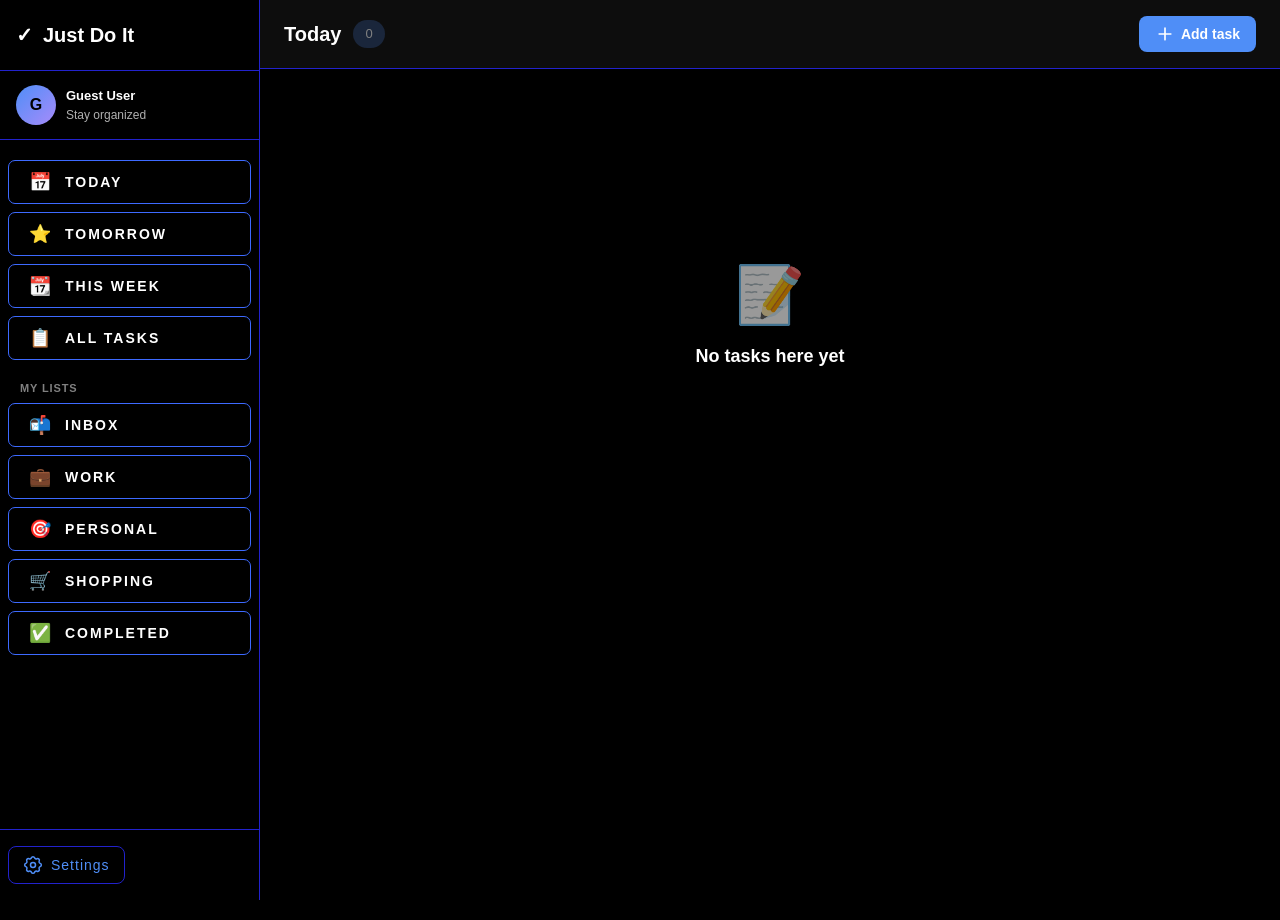
<file: To-do-list/To-do.html>
<!DOCTYPE html>
<html lang="en">
<head>
  <meta charset="UTF-8" />
  <link rel="stylesheet" href="To-do.css">
  <meta http-equiv="Content-Security-Policy" content="default-src 'self'; script-src 'self' 'unsafe-inline'; style-src 'self' 'unsafe-inline'; img-src 'self' data:;">
  <meta http-equiv="X-Content-Type-Options" content="nosniff">
  <meta name="referrer" content="strict-origin-when-cross-origin">
  <meta name="viewport" content="width=device-width, initial-scale=1.0"/>
  
  <title>Just Do It - Smart Task Manager</title>
  <style>
    *, *::before, *::after { box-sizing: border-box; margin: 0; padding: 0; }

    :root {
      --bg: #000000;
      --sidebar-bg: #000000;
      --card: #0d0d0d;
      --card-hover: #1a1a1a;
      --border: #2222cc;
      --accent: #4f8ef7;
      --accent-light: #1a2a5a;
      --success: #34d399;
      --warning: #fbbf24;
      --danger: #f87171;
      --text: #ffffff;
      --text-secondary: #b0b0b0;
      --text-muted: #808080;
      --radius: 8px;
    }

    html { scroll-behavior: smooth; }
    html, body { overflow-x: hidden; }
    body {
      background: var(--bg);
      color: var(--text);
      font-family: -apple-system, BlinkMacSystemFont, 'Segoe UI', 'Helvetica Neue', sans-serif;
      font-size: 14px;
      line-height: 1.5;
    }

    .app-wrapper {
      display: grid;
      grid-template-columns: 260px 1fr;
      min-height: 100vh;
    }

    /* SIDEBAR */
    .sidebar {
      background: var(--sidebar-bg);
      border-right: 1px solid var(--border);
      display: flex;
      flex-direction: column;
      height: 100vh;
      position: sticky;
      top: 0;
      overflow-y: auto;
      overflow-x: hidden;
      flex-shrink: 0;
      width: 260px;
    }

    .sidebar-header {
      padding: 20px 16px;
      border-bottom: 1px solid var(--border);
    }

    .logo {
      display: flex;
      align-items: center;
      gap: 10px;
      font-size: 20px;
      font-weight: 700;
      color: var(--text);
      text-decoration: none;
    }

    .logo span {
  animation: lights 5s 750ms linear infinite;
    }

@keyframes lights {
  0% {
    color: var(--text-secondary);
    text-shadow:
      0 0 1em rgba(79, 142, 247, 0.2),
      0 0 0.125em rgba(79, 142, 247, 0.3),
      -1em -0.125em 0.5em rgba(167, 139, 250, 0),
      1em 0.125em 0.5em rgba(79, 142, 247, 0);
  }
  30% {
    color: var(--text);
    text-shadow:
      0 0 1em rgba(79, 142, 247, 0.5),
      0 0 0.125em rgba(79, 142, 247, 0.5),
      -0.5em -0.125em 0.25em rgba(167, 139, 250, 0.2),
      0.5em 0.125em 0.25em rgba(79, 142, 247, 0.4);
  }
  40% {
    color: var(--text);
    text-shadow:
      0 0 1em rgba(79, 142, 247, 0.5),
      0 0 0.125em rgba(167, 139, 250, 0.8),
      -0.25em -0.125em 0.125em rgba(167, 139, 250, 0.2),
      0.25em 0.125em 0.125em rgba(79, 142, 247, 0.4);
  }
  70% {
    color: var(--text);
    text-shadow:
      0 0 1em rgba(79, 142, 247, 0.5),
      0 0 0.125em rgba(79, 142, 247, 0.5),
      0.5em -0.125em 0.25em rgba(167, 139, 250, 0.2),
      -0.5em 0.125em 0.25em rgba(79, 142, 247, 0.4);
  }
  100% {
    color: var(--text-secondary);
    text-shadow:
      0 0 1em rgba(79, 142, 247, 0.2),
      0 0 0.125em rgba(79, 142, 247, 0.3),
      1em -0.125em 0.5em rgba(167, 139, 250, 0),
      -1em 0.125em 0.5em rgba(79, 142, 247, 0);
  }
}

    .user-section {
      padding: 14px 16px;
      border-bottom: 1px solid var(--border);
      display: flex;
      align-items: center;
      gap: 10px;
    }

    .user-avatar {
      width: 40px; height: 40px;
      border-radius: 50%;
      background: linear-gradient(135deg, var(--accent), #a78bfa) center / cover no-repeat;
      display: flex; align-items: center; justify-content: center;
      color: #000000; font-weight: 700; font-size: 16px;
      overflow: hidden;
      flex-shrink: 0;
    }

    .user-info h4 { font-size: 13px; font-weight: 600; }
    .user-info p  { font-size: 12px; color: var(--text-secondary); }

    .sidebar-content {
      flex: 1; overflow-y: auto;
      padding: 20px 8px 8px;
      scrollbar-width: none; -ms-overflow-style: none;
      overflow-x: hidden;
    }
    .sidebar-content::-webkit-scrollbar { display: none; }

    .sidebar-section { margin-bottom: 8px; }

    .sidebar-section-title {
      font-size: 11px; font-weight: 700; color: var(--text-muted);
      padding: 12px 12px 6px; text-transform: uppercase; letter-spacing: .08em;
    }

    .nav-item {
      display: flex; align-items: center; gap: 12px;
      padding: 10px 12px; margin: 2px 0;
      border-radius: var(--radius); cursor: pointer;
      transition: all .2s; color: var(--text-secondary);
      border: none; background: transparent;
      font-size: 14px; font-weight: 500;
      text-align: left; width: 100%;
    }

    .nav-item:hover { background: var(--card-hover); color: var(--text); }
    .nav-item.active { background: var(--accent-light); color: var(--accent); font-weight: 600; }

    .nav-item-icon { font-size: 18px; width: 24px; display: flex; align-items: center; justify-content: center; }

    .nav-item-count {
      margin-left: auto; font-size: 12px; font-weight: 600;
      color: var(--text-muted); background: rgba(79,142,247,.2);
      padding: 2px 8px; border-radius: 999px; min-width: 24px; text-align: center;
    }

    .sidebar-footer {
      padding: 16px 8px; border-top: 1px solid var(--border); display: flex; gap: 8px;
    }

    .new-list-btn {
      display: flex; align-items: center; gap: 10px; flex: 1;
      padding: 10px 12px; background: transparent;
      border: 1px dashed var(--border); border-radius: var(--radius);
      color: var(--text-secondary); cursor: pointer; font-size: 14px; font-weight: 500; transition: all .2s;
    }

    .new-list-btn:hover { border-color: var(--accent); color: var(--accent); background: var(--accent-light); }

    .settings-btn {
      display: flex; align-items: center; gap: 8px;
      width: auto; height: auto; padding: 8px 14px; background: transparent;
      border: 1px solid var(--border); border-radius: var(--radius);
      color: var(--text-secondary); cursor: pointer; font-size: 14px; font-weight: 500; transition: all .2s;
    }

    .settings-btn:hover { background: var(--card-hover); color: var(--accent); border-color: var(--accent); }

    .settings-btn .svg-icon { display:block; transform-origin: 50% 50%; }
    .settings-btn .lable { font-size: 14px; font-weight: 500; }
    @keyframes settingsSpin { from { transform: rotate(0deg); } to { transform: rotate(360deg); } }
    .settings-btn:hover .svg-icon { animation: settingsSpin 2s linear infinite; }

    /* MAIN */
    .main-area {
      display: flex; flex-direction: column; height: 100vh; background: var(--bg);
    }

    .main-header {
      display: flex; align-items: center; justify-content: space-between;
      padding: 16px 24px; border-bottom: 1px solid var(--border);
      background: var(--card); position: sticky; top: 0; z-index: 10;
    }

    .header-title { display: flex; align-items: center; gap: 12px; }
    .header-title h1 { font-size: 20px; font-weight: 600; }

    .header-title .count {
      font-size: 13px; color: var(--text-muted);
      background: rgba(79,142,247,.2); padding: 4px 12px; border-radius: 999px;
    }

    .header-actions { display: flex; align-items: center; gap: 8px; }

    .btn-add-task {
      background: var(--accent); color: white; border: none;
      padding: 8px 16px; border-radius: var(--radius);
      cursor: pointer; font-size: 14px; font-weight: 600;
          transition: all .2s; display: inline-flex; align-items: center; gap: 6px;
          font-family: inherit;
        }
        .btn-add-task .btn-icon { font-size: 18px; line-height: 1; font-weight: 400; }
        .btn-add-task:hover { background: #3a7af0; box-shadow: 0 2px 8px rgba(79,142,247,.3); }
        .btn-add-task:active { transform: translateY(1px); }

    .main-content { flex: 1; overflow-y: auto; padding: 24px; }

    .task-section { margin-bottom: 32px; }

    .section-header {
      display: flex; align-items: center; gap: 12px;
      margin-bottom: 12px; padding: 12px 0;
    }

    .section-title { font-size: 15px; font-weight: 600; }

    .section-count {
      font-size: 12px; color: var(--text-muted);
      background: rgba(79,142,247,.2); padding: 2px 8px; border-radius: 999px;
    }

    .tasks-container { display: flex; flex-direction: column; gap: 8px; }

    /* TASK ITEM */
    .task-item {
      display: flex; align-items: center; gap: 12px;
      padding: 12px 14px; background: var(--card);
      border: 1px solid var(--border); border-radius: var(--radius);
      transition: all .2s; cursor: pointer;
      animation: slideIn .2s ease-out;
    }

    @keyframes slideIn {
      from { opacity: 0; transform: translateY(-8px); }
      to   { opacity: 1; transform: translateY(0); }
    }

    .task-item:hover { border-color: var(--accent); background: var(--card-hover); }
    .task-item.completed { opacity: 0.55; }
    .task-item.completed .task-title { text-decoration: line-through; color: var(--text-muted); }

    .task-checkbox { flex-shrink: 0; width: 20px; height: 20px; cursor: pointer; accent-color: var(--success); }

    .task-icon { font-size: 16px; width: 20px; flex-shrink: 0; text-align: center; }

    .task-content { flex: 1; min-width: 0; }
    .task-title { font-size: 14px; font-weight: 500; margin-bottom: 4px; }

    .task-meta { display: flex; align-items: center; gap: 12px; flex-wrap: wrap; }

    .task-due {
      display: inline-flex; align-items: center; gap: 4px;
      font-size: 12px; color: var(--text-secondary);
      padding: 2px 8px; background: rgba(79,142,247,.1); border-radius: 4px;
    }

    .task-due.overdue { color: var(--danger); background: rgba(248,113,113,.15); }

    .task-priority {
      display: inline-flex; align-items: center; gap: 4px;
      font-size: 12px; padding: 2px 8px; border-radius: 4px; font-weight: 600;
    }

    .task-priority.high   { color: var(--danger);  background: rgba(248,113,113,.15); }
    .task-priority.medium { color: var(--warning); background: rgba(251,191,36,.15); }
    .task-priority.low    { color: var(--success); background: rgba(52,211,153,.15); }

    .task-actions { display: flex; align-items: center; gap: 6px; margin-left: auto; }

    .task-action-btn {
      width: 28px; height: 28px; border-radius: 4px; border: none;
      background: transparent; color: var(--text-muted);
      cursor: pointer; display: flex; align-items: center; justify-content: center;
      font-size: 14px; transition: all .2s; opacity: 0;
    }

    .task-item:hover .task-action-btn { opacity: 1; }
    .task-action-btn:hover { background: var(--card-hover); color: var(--accent); }
    .task-action-btn.delete:hover { background: rgba(248,113,113,.15); color: var(--danger); }

    /* EMPTY STATE */
    .empty-state { text-align: center; padding: 60px 20px; color: var(--text-muted); }
    .empty-state-icon { font-size: 48px; margin-bottom: 16px; opacity: .5; }
    .empty-state h3 { font-size: 16px; font-weight: 600; color: var(--text); margin-bottom: 8px; }

    .empty-container {
      display: flex; flex-direction: column; align-items: center; justify-content: center;
      text-align: center; padding: 80px 20px; color: var(--text-muted);
      min-height: 50vh; gap: 12px;
    }
    .empty-container .empty-icon {
      font-size: 56px; line-height: 1; opacity: .6;
      margin-bottom: 8px;
    }
    .empty-container .empty-title {
      font-size: 18px; font-weight: 600; color: var(--text);
    }
    .empty-container .empty-sub {
      font-size: 14px; color: var(--text-muted);
    }
    .empty-container .empty-action {
      margin-top: 12px;
    }

    /* AUTH SCREEN (Uiverse nathann09 layout) */
    .auth-screen {
      position: fixed; inset: 0; z-index: 3000;
      display: flex; align-items: center; justify-content: center;
      background: linear-gradient(135deg, #0a0a1a 0%, #000 50%, #1a0a2a 100%);
      padding: 20px;
      overflow-x: hidden;
      overflow-y: auto;
    }
    .auth-screen .form {
      background-color: var(--card);
      display: block;
      padding: 1rem;
      max-width: 350px;
      width: 100%;
      border-radius: 0.5rem;
      box-shadow: 0 10px 15px -3px rgba(0, 0, 0, 0.1), 0 4px 6px -2px rgba(0, 0, 0, 0.05);
      color: var(--text);
    }
    .auth-screen .form-title {
      font-size: 1.25rem;
      line-height: 1.75rem;
      font-weight: 600;
      text-align: center;
      color: var(--text);
      margin: 0 0 0.5rem;
    }
    .auth-screen .input-container {
      position: relative;
    }
    .auth-screen .input-container input,
    .auth-screen .form button {
      outline: none;
      border: 1px solid var(--border);
      margin: 8px 0;
      font-family: inherit;
    }
    .auth-screen .input-container input {
      background-color: var(--card);
      color: var(--text);
      padding: 1rem;
      padding-right: 3rem;
      font-size: 0.875rem;
      line-height: 1.25rem;
      width: 100%;
      box-sizing: border-box;
      border-radius: 0.5rem;
      box-shadow: 0 1px 2px 0 rgba(0, 0, 0, 0.05);
    }
    .auth-screen .input-container input::placeholder {
      color: var(--text-muted);
    }
    .auth-screen .form-submit {
      display: block;
      padding: 0.75rem 1.25rem;
      background-color: var(--accent);
      color: #ffffff;
      font-size: 0.875rem;
      line-height: 1.25rem;
      font-weight: 500;
      width: 100%;
      border-radius: 0.5rem;
      text-transform: uppercase;
      cursor: pointer;
      border: 1px solid var(--accent);
      transition: opacity 0.2s;
    }
    .auth-screen .form-submit:hover { opacity: 0.95; }
    .auth-screen .form-link-row {
      color: var(--text-muted);
      font-size: 0.875rem;
      line-height: 1.25rem;
      text-align: center;
      margin: 0.5rem 0 0;
    }
    .auth-screen .form-link-row a {
      text-decoration: underline;
      color: var(--accent);
      cursor: pointer;
    }
    .auth-screen .auth-error {
      color: var(--danger); font-size: 13px; min-height: 18px;
      text-align: center; margin: 4px 0 0;
    }
    .auth-screen .auth-stack {
      display: flex; flex-direction: column; align-items: center; gap: 18px;
      width: 100%; max-width: 350px;
    }
        .auth-screen .auth-toggle {
      position: relative;
      display: inline-flex;
      align-items: center;
      cursor: pointer;
      margin-bottom: 4px;
    }
    .auth-screen .auth-toggle input.sr-only {
      position: absolute; width: 1px; height: 1px; padding: 0;
      margin: -1px; overflow: hidden; clip: rect(0,0,0,0); border: 0;
    }
    .auth-screen .auth-toggle .track {
      position: relative;
      width: 96px; height: 48px;
      background-color: var(--card);
      border: 2px solid var(--border);
      border-radius: 9999px;
      outline: none;
      transition: background-color 0.7s, border-color 0.7s;
      box-shadow: 0 2px 4px rgba(0,0,0,0.3);
      overflow: hidden;
    }
    .auth-screen .auth-toggle .track::after {
      content: '';
      position: absolute;
      top: 4px; left: 4px;
      width: 40px; height: 40px;
      background-color: var(--accent);
      border-radius: 9999px;
      transition: transform 0.2s, background-color 0.2s, scale 0.2s;
    }
    .auth-screen .auth-toggle input:checked ~ .track {
      background: linear-gradient(to right, var(--accent), #a78bfa);
      border-color: var(--accent);
    }
    .auth-screen .auth-toggle input:checked ~ .track::after {
      transform: translateX(48px);
      background-color: #ffffff;
    }
    .auth-screen .auth-toggle:hover .track::after { transform: scale(0.95); }
    .auth-screen .auth-toggle input:checked:hover ~ .track::after { transform: translateX(48px) scale(0.95); }
    .auth-screen .auth-toggle .icon {
      position: absolute;
      top: 50%;
      width: 40px; height: 40px;
      transform: translateY(-50%);
      pointer-events: none;
    }
    .auth-screen .auth-toggle .icon svg { width: 100%; height: 100%; }
    .auth-screen .auth-toggle .icon-signin { left: 4px; color: var(--danger); }
    .auth-screen .auth-toggle .icon-signup { left: 52px; color: var(--success); }
        .auth-screen .auth-mode-desc {
          margin: 0;
          color: var(--text-secondary);
          font-size: 13px;
          text-align: center;
          max-width: 280px;
          line-height: 1.4;
        }

        /* Bubble toggle (Uiverse by Nawsome) */
        .auth-screen .auth-bubble-wrap {
          display: flex; align-items: center; justify-content: center;
          animation: float74 4s ease-in-out infinite;
          -webkit-tap-highlight-color: transparent;
        }
        .auth-screen .bubble,
        .auth-screen .bubble:before,
        .auth-screen .bubble:after {
          transition-duration: 0.2s;
        }
        .auth-screen .bubble,
        .auth-screen .bubble:after {
          border-radius: 50%;
        }
        .auth-screen .bubble {
          background-image:
            radial-gradient(8% 8% at 22% 28%, hsl(0,0%,100%) 45%, hsla(0,0%,100%,0) 50%),
            radial-gradient(8% 8% at 23% 27%, hsl(0,0%,100%) 45%, hsla(0,0%,100%,0) 50%),
            radial-gradient(8% 8% at 24% 26%, hsl(0,0%,100%) 45%, hsla(0,0%,100%,0) 50%),
            radial-gradient(8% 8% at 25% 25%, hsl(0,0%,100%) 45%, hsla(0,0%,100%,0) 50%),
            radial-gradient(8% 8% at 26% 24%, hsl(0,0%,100%) 45%, hsla(0,0%,100%,0) 50%),
            radial-gradient(8% 8% at 27% 23%, hsl(0,0%,100%) 45%, hsla(0,0%,100%,0) 50%),
            radial-gradient(8% 8% at 28% 22%, hsl(0,0%,100%) 45%, hsla(0,0%,100%,0) 50%);
          box-shadow:
            0 -0.06em 0.1em hsl(0,90%,100%) inset,
            0 -0.15em 0.4em hsl(0,90%,45%) inset,
            0 0.05em 0.05em hsl(0,90%,45%) inset,
            0.05em 0 0.1em hsl(0,90%,100%) inset,
            -0.05em 0 0.1em hsl(0,90%,100%) inset,
            0 0.1em 0.4em hsl(0,90%,60%) inset;
          cursor: pointer;
          position: relative;
          width: 3em;
          height: 3em;
          transform-style: preserve-3d;
          transition-property: box-shadow, transform, width, height;
          transition-timing-function: ease-in-out, ease-in-out, var(--bubbleTiming), var(--bubbleTiming);
          will-change: transform;
          -webkit-appearance: none;
          appearance: none;
          z-index: 0;
          margin: 0;
        }
        .auth-screen .bubble:before,
        .auth-screen .bubble:after {
          content: "";
          display: block;
          position: absolute;
          transition-timing-function: var(--bubbleTiming);
        }
        .auth-screen .bubble:before {
          border-radius: 0.75em;
          box-shadow: 0 0 0 0.5em hsl(0,0%,100%) inset;
          filter: drop-shadow(0.6em 0.6em 4px hsla(0,0%,0%,0.2));
          top: 50%;
          left: 50%;
          width: 1.5em;
          height: 1.5em;
          transform: translate3d(-50%,-50%,-1px);
          z-index: -1;
        }
        .auth-screen .bubble:after {
          background: radial-gradient(100% 100% at center, hsla(0,0%,0%,0) 35%, hsla(0,0%,0%,0.2) 48%, hsla(0,0%,0%,0) 50%);
          filter: blur(4px);
          top: 0.6em;
          left: 0.6em;
          width: 100%;
          height: 100%;
          transform: translate3d(0,0,-1px);
          z-index: -2;
        }
        .auth-screen .bubble:focus,
        .auth-screen .bubble:hover {
          transform: scale(1.1);
          outline: none;
        }
        .auth-screen .bubble:focus:active,
        .auth-screen .bubble:hover:active {
          width: 3.6em;
          height: 2.4em;
        }
        .auth-screen .bubble:focus:before,
        .auth-screen .bubble:hover:before {
          filter: drop-shadow(0.75em 0.75em 4px hsla(0,0%,0%,0.2));
        }
        .auth-screen .bubble:focus:after,
        .auth-screen .bubble:hover:after {
          transform: translate3d(0.15em,0.15em,-1px);
        }
        .auth-screen .bubble:checked {
          box-shadow:
            0 -0.06em 0.1em hsl(120,90%,100%) inset,
            0 -0.15em 0.4em hsl(120,90%,45%) inset,
            0 0.05em 0.05em hsl(120,90%,45%) inset,
            0.05em 0 0.1em hsl(120,90%,100%) inset,
            -0.05em 0 0.1em hsl(120,90%,100%) inset,
            0 0.1em 0.4em hsl(120,90%,60%) inset;
        }
        .auth-screen .bubble:checked:before {
          border-radius: 0.25em;
          width: 0.5em;
        }
        @media (prefers-reduced-motion: reduce) {
          .auth-screen .auth-bubble-wrap { animation: none; }
          .auth-screen .bubble,
          .auth-screen .bubble:before,
          .auth-screen .bubble:after { transition-duration: 0s; }
          .auth-screen .bubble:focus,
          .auth-screen .bubble:hover { transform: scale(1); }
          .auth-screen .bubble:focus:active,
          .auth-screen .bubble:hover:active { width: 3em; height: 3em; }
          .auth-screen .bubble:focus:before,
          .auth-screen .bubble:hover:before { filter: drop-shadow(0.6em 0.6em 4px hsla(0,0%,0%,0.2)); }
          .auth-screen .bubble:focus:after,
          .auth-screen .bubble:hover:after { transform: translate3d(0,0,-1px); }
        }
        @keyframes float74 {
          from, to { transform: translate(0, 3%); }
          25%     { transform: translate(-3%, 0); }
          50%     { transform: translate(0, -3%); }
          75%     { transform: translate(3%, 0); }
        }
    .auth-screen .goback-btn {
              display: block; position: relative;
              width: 56px; height: 56px; margin: 0; padding: 0;
              overflow: hidden; outline: none; background-color: transparent;
              cursor: pointer; border: 0;
            }
            .auth-screen .goback-btn:before,
            .auth-screen .goback-btn:after {
              content: ""; position: absolute; border-radius: 50%; inset: 7px;
            }
            .auth-screen .goback-btn:before {
              border: 4px solid var(--text);
              transition: opacity 0.4s cubic-bezier(0.77, 0, 0.175, 1) 80ms,
                transform 0.5s cubic-bezier(0.455, 0.03, 0.515, 0.955) 80ms;
        }
            .auth-screen .goback-btn:after {
              border: 4px solid var(--accent);
              transform: scale(1.3);
              transition: opacity 0.4s cubic-bezier(0.165, 0.84, 0.44, 1),
                transform 0.5s cubic-bezier(0.25, 0.46, 0.45, 0.94);
              opacity: 0;
            }
            .auth-screen .goback-btn:hover:before,
            .auth-screen .goback-btn:focus:before {
              opacity: 0; transform: scale(0.7);
              transition: opacity 0.4s cubic-bezier(0.165, 0.84, 0.44, 1),
                transform 0.5s cubic-bezier(0.25, 0.46, 0.45, 0.94);
            }
            .auth-screen .goback-btn:hover:after,
            .auth-screen .goback-btn:focus:after {
              opacity: 1; transform: scale(1);
              transition: opacity 0.4s cubic-bezier(0.77, 0, 0.175, 1) 80ms,
                transform 0.5s cubic-bezier(0.455, 0.03, 0.515, 0.955) 80ms;
            }
            .auth-screen .goback-btn .button-box {
              display: flex; position: absolute; top: 0; left: 0;
              transition: 0.4s;
            }
            .auth-screen .goback-btn .button-elem {
              display: block; width: 20px; height: 20px;
              margin: 17px 18px 0 18px;
              transform: rotate(180deg);
              fill: var(--text);
            }
            .auth-screen .goback-btn:hover .button-box,
            .auth-screen .goback-btn:focus .button-box {
              transform: translateX(-56px);
            }

    .user-chip {
      display: flex; align-items: center; gap: 8px;
      padding: 6px 10px; border-radius: 999px;
      background: var(--card-hover); font-size: 12px;
      max-width: 180px;
    }
    .user-chip-avatar {
      width: 22px; height: 22px; border-radius: 50%;
      background: linear-gradient(135deg, var(--accent), #a78bfa) center / cover no-repeat;
      display: flex; align-items: center; justify-content: center;
      font-size: 11px; font-weight: 700; color: #fff;
      flex-shrink: 0;
      overflow: hidden;
    }
    .user-chip-name {
      overflow: hidden; text-overflow: ellipsis; white-space: nowrap;
      font-weight: 600;
    }

    /* MODAL */
    .modal {
      display: none; position: fixed; inset: 0;
      background: rgba(0,0,0,.75); z-index: 2000;
      align-items: center; justify-content: center;
    }

    .modal.active { display: flex; }

    .modal-content {
      background: #111; border-radius: var(--radius); padding: 24px;
          max-width: 500px; width: 90%; max-height: 90vh;
          overflow-x: hidden; overflow-y: auto;
          scrollbar-width: none; -ms-overflow-style: none;
          box-shadow: 0 10px 40px rgba(0,0,0,.6); border: 1px solid var(--border);
        }
        .modal-content::-webkit-scrollbar { display: none; }

    .settings-modal .modal-content { max-width: 600px; }

    .modal-header {
      display: flex; align-items: center; justify-content: space-between; margin-bottom: 20px;
    }

    .modal-header h2 { font-size: 18px; font-weight: 600; }

    .modal-close { background: none; border: none; font-size: 24px; cursor: pointer; color: var(--text-muted); }
    .modal-close:hover { color: var(--text); }

        .close-button {
          position: relative;
          width: 40px; height: 40px;
          padding: 0; margin: 0;
          border: none; background: transparent;
          cursor: pointer;
          display: flex; align-items: center; justify-content: center;
          color: var(--text-muted);
          transition: color 0.3s, transform 0.3s;
          pointer-events: auto;
          z-index: 5;
        }
        .close-button:hover { color: var(--text); transform: rotate(90deg); }
        .close-button:focus { outline: none; }
        .close-button .button-box {
          position: relative; width: 24px; height: 24px;
          display: flex; align-items: center; justify-content: center;
        }
        .close-button .button-elem {
          position: absolute;
          display: flex; align-items: center; justify-content: center;
          transition: transform 0.4s ease;
        }
        .close-button .button-elem:first-child { transform: rotate(45deg); }
        .close-button .button-elem:last-child  { transform: rotate(-45deg); }
        .close-button .button-elem svg { width: 22px; height: 22px; fill: currentColor; }

    /* Profile settings */
    .profile-row { display: flex; align-items: center; gap: 14px; padding: 10px 0; }
    .profile-avatar {
      width: 52px; height: 52px; border-radius: 50%;
      display: flex; align-items: center; justify-content: center;
      background: var(--accent, #4f8ef7) center / cover no-repeat;
      color: #fff;
      font-size: 22px; font-weight: 700;
      overflow: hidden;
      flex-shrink: 0;
    }
    .profile-meta { display: flex; flex-direction: column; }
    .profile-email { font-weight: 600; color: var(--text); word-break: break-all; }
    .profile-status { font-size: 12px; color: var(--text-muted); }

    #profileThemePills { display: flex; gap: 8px; padding: 6px 0; }
    #profileThemePills .theme-pill {
      flex: 1;
      padding: 10px 12px;
      border-radius: 8px;
      border: 1px solid var(--border, rgba(255,255,255,0.12));
      background: var(--card-hover, rgba(255,255,255,0.04));
      color: var(--text);
      cursor: pointer;
      font-weight: 600;
      font-size: 13px;
      transition: background 0.2s ease, border-color 0.2s ease, transform 0.2s ease;
    }
    #profileThemePills .theme-pill:hover { border-color: var(--accent, #4f8ef7); transform: translateY(-1px); }
    #profileThemePills .theme-pill.active {
      background: var(--accent, #4f8ef7);
      color: #fff;
      border-color: var(--accent, #4f8ef7);
    }

    .form-group { margin-bottom: 16px; }
    .form-group-spaced { margin-top: 26px; }

    .form-group label {
      display: block; font-size: 13px; font-weight: 600;
      color: var(--text); margin-bottom: 4px;
    }

    .form-group input,
    .form-group select,
    .form-group textarea {
      width: 100%; padding: 10px 12px;
      border: 2px solid var(--border); border-radius: 6px;
      font-family: inherit; font-size: 14px; color: var(--text);
      background: var(--card); outline: none;
      box-shadow: 4px 4px 0 0 var(--border);
      transition: transform .15s, box-shadow .15s, border-color .2s;
    }

    .form-group input:focus,
    .form-group select:focus,
    .form-group textarea:focus {
      border-color: var(--accent);
      box-shadow: 4px 4px 0 0 var(--accent);
      transform: translate(-1px, -1px);
    }

    .form-group input::placeholder,
    .form-group textarea::placeholder {
      color: var(--text-muted);
    }

    .form-group textarea { resize: vertical; min-height: 80px; }

    .form-group select {
      appearance: none; -webkit-appearance: none; -moz-appearance: none;
      background-image: url("data:image/svg+xml;charset=US-ASCII,%3Csvg%20xmlns%3D%22http%3A%2F%2Fwww.w3.org%2F2000%2Fsvg%22%20width%3D%2212%22%20height%3D%2212%22%20viewBox%3D%220%200%2024%2024%22%20fill%3D%22none%22%20stroke%3D%22currentColor%22%20stroke-width%3D%222%22%20stroke-linecap%3D%22round%22%20stroke-linejoin%3D%22round%22%3E%3Cpolyline%20points%3D%226%209%2012%2015%2018%209%22%3E%3C%2Fpolyline%3E%3C%2Fsvg%3E");
      background-repeat: no-repeat;
      background-position: right 12px center;
      padding-right: 36px;
    }

    .form-group select option { background: var(--card); color: var(--text); }

    .form-row { display: grid; grid-template-columns: 1fr 1fr; gap: 12px; }

    .form-row input[type="date"],
    .form-row input[type="time"] {
      max-width: 100%;
      width: 100%;
      min-width: 0;
      box-sizing: border-box;
    }

        /* Floating-label neobrut input (Uiverse catraco style) */
        .input-container {
          position: relative;
          width: 100%;
                  margin-top: 10px;
                }
                .neobrut-input {
                  width: 100%;
                  padding: 16px 14px;
                  border-radius: 8px;
                  border: 2px solid var(--border);
                  background-color: transparent;
                  color: var(--text);
                  font-family: inherit; font-size: 15px; font-weight: 600;
                  outline: none; opacity: 0.85;
                  box-shadow: 4px 4px 0 0 var(--border);
                  transition: opacity .2s ease-in-out, box-shadow .2s ease-in-out, transform .15s, border-color .2s;
                }
                .neobrut-input:hover { opacity: 1; }
                .neobrut-input:focus { opacity: 1; border-color: var(--accent); box-shadow: 4px 4px 0 0 var(--accent); transform: translate(-1px, -1px); }
                .neobrut-textarea { resize: vertical; min-height: 90px; }

                .input-label {
                  position: absolute;
                  top: -10px; left: 12px;
                  padding: 2px 8px;
                  background-color: var(--card);
                  color: var(--text);
                  font-size: 11px; font-weight: 700; letter-spacing: 1.5px;
                  text-transform: uppercase;
                  border-radius: 6px;
                  border: 2px solid var(--border);
                  pointer-events: none;
                  opacity: 0.7;
                  transition: opacity .2s ease-in-out, color .2s ease-in-out, border-color .2s ease-in-out;
                }
                .neobrut-input:focus + .input-label,
                .neobrut-input:not(:placeholder-shown) + .input-label {
                  opacity: 1;
                  color: var(--accent);
                  border-color: var(--accent);
                }
                .input-label-textarea { top: -10px; }
        .form-actions { display: flex; gap: 10px; margin-top: 20px; }

    .btn-submit {
      flex: 1; padding: 12px; background: var(--accent); color: white;
      border: none; border-radius: var(--radius); cursor: pointer; font-weight: 600; transition: all .2s;
    }

    .btn-submit:hover { background: #1771bb; }

    .btn-cancel {
      flex: 1; padding: 12px; background: var(--bg); color: var(--text);
      border: 1px solid var(--border); border-radius: var(--radius); cursor: pointer; font-weight: 600;
    }

    .btn-cancel:hover { border-color: var(--accent); color: var(--accent); }

    /* Profile photo upload */
    .profile-photo-row {
      display: flex; align-items: center; gap: 16px; padding: 8px 0;
    }
    .profile-avatar-lg {
      width: 72px; height: 72px; font-size: 30px;
      border: 2px solid var(--border, rgba(255,255,255,0.12));
      box-shadow: 0 4px 12px rgba(0,0,0,0.25);
      flex-shrink: 0;
    }
    .profile-photo-actions {
      display: flex; flex-direction: column; gap: 8px; flex: 1; min-width: 0;
    }
    .profile-upload-btn {
      display: inline-flex; justify-content: center; align-items: center;
      text-align: center; cursor: pointer;
      position: relative;
      padding: 10px 18px;
      font-size: 12px;
      font-weight: 600;
      letter-spacing: 1px;
      text-transform: uppercase;
      color: #ffffff;
      background: var(--accent, #4f8ef7);
      border: 0;
      border-radius: 8px;
      overflow: hidden;
      transition: transform 0.3s ease-in-out;
      outline-offset: 4px;
      outline: none;
    }
    .profile-upload-btn:hover { transform: scale(1.02); }
    .profile-upload-btn:focus { outline: 2px solid #ffffff; outline-offset: 4px; }
    .profile-upload-btn .btn-label { position: relative; z-index: 20; }
    .profile-upload-btn .btn-shine {
      position: absolute; left: -75%; top: 0;
      height: 100%; width: 50%;
      background: rgba(255,255,255,0.2);
      transform: rotate(12deg);
      z-index: 10;
      filter: blur(8px);
      transition: left 1s ease-in-out;
    }
    .profile-upload-btn:hover .btn-shine { left: 125%; }
    .profile-upload-btn .btn-corner {
      position: absolute;
      width: 50%;
      border: 2px solid #D4EDF9;
      filter: drop-shadow(0 4px 4px rgba(0,0,0,0.35));
      transition: height 0.3s ease-in-out, width 0.3s ease-in-out;
      pointer-events: none;
    }
    .profile-upload-btn .btn-corner.tl { top: 0; left: 0; height: 20%; border-right: 0; border-bottom: 0; border-top-left-radius: 8px; }
    .profile-upload-btn .btn-corner.tr { top: 0; right: 0; height: 60%; border-left: 0; border-bottom: 0; border-top-right-radius: 8px; }
    .profile-upload-btn .btn-corner.bl { bottom: 0; left: 0; height: 60%; border-right: 0; border-top: 0; border-bottom-left-radius: 8px; }
    .profile-upload-btn .btn-corner.br { bottom: 0; right: 0; height: 20%; border-left: 0; border-top: 0; border-bottom-right-radius: 8px; }
    .profile-upload-btn:hover .btn-corner.tr,
    .profile-upload-btn:hover .btn-corner.bl { height: 90%; }
    .profile-remove-btn { background: rgba(248, 113, 113, 0.15); border: 1px solid rgba(248, 113, 113, 0.4); color: #f87171; }
    .profile-remove-btn:hover { border-color: #f87171; color: #ffffff; background: rgba(248, 113, 113, 0.4); }

    /* SETTINGS */
    .settings-section {
      margin-bottom: 24px; padding-bottom: 24px; border-bottom: 1px solid var(--border);
    }
    .settings-section:last-child { margin-bottom: 0; padding-bottom: 0; border-bottom: none; }
    .settings-section h3 { font-size: 14px; font-weight: 600; margin-bottom: 12px; }

    /* Settings tabs (General / Profile) */
    .settings-tabs {
      display: flex; gap: 4px; padding: 4px;
      background: var(--bg, rgba(255,255,255,0.04));
      border: 1px solid var(--border, rgba(255,255,255,0.1));
      border-radius: var(--radius, 10px);
      margin-bottom: 18px;
    }
    .settings-tab {
      flex: 1; padding: 10px 14px; background: transparent;
      border: 0; cursor: pointer; border-radius: 8px;
      font: inherit; font-weight: 600; font-size: 13px;
      color: var(--text-muted); letter-spacing: 0.5px;
      transition: background 0.2s ease, color 0.2s ease;
    }
    .settings-tab:hover { color: var(--text); }
    .settings-tab.active {
      background: var(--accent, #4f8ef7);
      color: #ffffff;
      box-shadow: 0 4px 12px rgba(0,0,0,0.25);
    }
    .settings-tab-panel { animation: fadeTab 0.25s ease; overflow-x: hidden; }
    @keyframes fadeTab { from { opacity: 0; transform: translateY(4px); } to { opacity: 1; transform: none; } }

    .setting-item {
      display: flex; align-items: center; justify-content: space-between;
      padding: 12px; background: var(--bg); border-radius: var(--radius); margin-bottom: 8px;
    }

    .setting-item-label { display: flex; flex-direction: column; gap: 4px; flex: 1; }
    .setting-item-title { font-size: 13px; font-weight: 600; }
    .setting-item-desc  { font-size: 12px; color: var(--text-muted); }

    /* THEME PILLS (Uiverse.io by LightAndy1) — scoped to settings modal */
    .theme-pills {
      --font-color-dark: #bebfc5;
      --font-color-light: #bebfc5;
      --bg-color: #212121;
      --main-color: #0c0c0c;
      --secondary-color: #141414;
      position: relative;
      width: 250px;
      height: 36px;
      background-color: var(--bg-color);
      border: 2px solid var(--main-color);
      border-radius: 34px;
      display: flex;
      flex-direction: row;
      box-shadow: 4px 4px var(--main-color);
      flex-shrink: 0;
    }
    .theme-pills .option {
      margin-right: 5px;
      width: 80.5px;
      height: 28px;
      position: relative;
      top: 2px;
      left: 2px;
      border-radius: 34px;
      transition: 0.25s cubic-bezier(0, 0, 0, 1);
    }
    .theme-pills .option:last-child { margin-right: 4px; }
    .theme-pills .option:hover { background-color: var(--secondary-color); }
    .theme-pills .option:hover .span { color: var(--font-color-light); }
    .theme-pills .input {
      width: 100%; height: 100%;
      position: absolute; left: 0; top: 0;
      appearance: none; cursor: pointer;
    }
    .theme-pills .btn {
      width: 100%; height: 100%;
      border-radius: 50px;
      display: flex; justify-content: center; align-items: center;
    }
    .theme-pills .span { color: var(--font-color-dark); }
    .theme-pills .input:checked + .btn {
      background-color: var(--main-color);
      transition: 0.2s cubic-bezier(0, 0, 0, 1);
    }
    .theme-pills .input:checked + .btn .span {
      color: var(--font-color-light);
      transition: 0.25s cubic-bezier(0, 0, 0, 1);
    }

    /* THEME VARIANTS — only applied when the body opts in via data-theme */
    body[data-theme="dark"] {
      --bg: #000000;
      --sidebar-bg: #000000;
      --card: #0d0d0d;
      --card-hover: #1a1a1a;
      --border: #2222cc;
      --accent: #4f8ef7;
      --accent-light: #1a2a5a;
      --success: #34d399;
      --warning: #fbbf24;
      --danger: #f87171;
      --text: #ffffff;
      --text-secondary: #b0b0b0;
      --text-muted: #808080;
    }
    body[data-theme="light"] {
      --bg: #f5f7fb;
      --sidebar-bg: #ffffff;
      --card: #ffffff;
      --card-hover: #eef1f8;
      --border: #c9d1e0;
      --accent: #2563eb;
      --accent-light: #dbeafe;
      --success: #059669;
      --warning: #b45309;
      --danger: #b91c1c;
      --text: #000000;
      --text-secondary: #1f2937;
      --text-muted: #374151;
    }
    body[data-theme="solar"] {
      --bg: #fff7ed;
      --sidebar-bg: #fffaf0;
      --card: #fff;
      --card-hover: #fef3c7;
      --border: #f59e0b;
      --accent: #ea580c;
      --accent-light: #ffedd5;
      --success: #16a34a;
      --warning: #d97706;
      --danger: #dc2626;
      --text: #000000;
      --text-secondary: #1c1917;
      --text-muted: #44403c;
    }

    /* Force every text-bearing element to use the theme variable
       (some hard-coded colors stayed behind from the original stylesheet) */
    body[data-theme] .sidebar,
    body[data-theme] .sidebar-header,
    body[data-theme] .sidebar-content,
    body[data-theme] .sidebar-footer,
    body[data-theme] .sidebar-section,
    body[data-theme] .sidebar-section-title,
    body[data-theme] .user-section,
    body[data-theme] .user-info,
    body[data-theme] .user-info h4,
    body[data-theme] .logo,
    body[data-theme] .logo span,
    body[data-theme] .nav-item,
    body[data-theme] .nav-item-icon,
    body[data-theme] .nav-item-count,
    body[data-theme] .list-item,
    body[data-theme] .list-name,
    body[data-theme] .list-count,
    body[data-theme] .new-list-btn,
    body[data-theme] .settings-btn,
    body[data-theme] .main-content,
    body[data-theme] .task-item,
    body[data-theme] .modal-content,
    body[data-theme] .settings-section,
    body[data-theme] .setting-item,
    body[data-theme] .setting-item-title,
    body[data-theme] .setting-item-desc,
    body[data-theme] .task-title,
    body[data-theme] .task-meta,
    body[data-theme] .task-desc,
    body[data-theme] .empty-state,
    body[data-theme] .empty-state h3,
    body[data-theme] .modal-header h2,
    body[data-theme] .form-group label,
    body[data-theme] .form-group input,
    body[data-theme] .form-group textarea,
    body[data-theme] .form-group select,
    body[data-theme] .btn-cancel,
    body[data-theme] .data-btn,
    body[data-theme] .neon-checkbox__check {
      color: var(--text) !important;
    }
    body[data-theme] .sidebar-section-title,
    body[data-theme] .nav-item-count,
    body[data-theme] .empty-state,
    body[data-theme] .form-group label,
    body[data-theme] .setting-item-desc,
    body[data-theme] .modal-close,
    body[data-theme] .task-meta,
    body[data-theme] .task-desc {
      color: var(--text-muted) !important;
    }
    body[data-theme] .nav-item,
    body[data-theme] .new-list-btn,
    body[data-theme] .settings-btn {
      color: var(--text-secondary) !important;
    }
    body[data-theme] .user-info p,
    body[data-theme] .task-meta,
    body[data-theme] .task-desc {
      color: var(--text-secondary) !important;
    }
    body[data-theme] .sidebar,
    body[data-theme] .main-content,
    body[data-theme] .task-item,
    body[data-theme] .modal-content,
    body[data-theme] .setting-item,
    body[data-theme] .form-group input,
    body[data-theme] .form-group textarea,
    body[data-theme] .form-group select,
    body[data-theme] .btn-cancel,
    body[data-theme] .data-btn {
      background-color: var(--card) !important;
    }
    body[data-theme] .sidebar {
      background-color: var(--sidebar-bg) !important;
    }
    body[data-theme] {
      background-color: var(--bg) !important;
    }

        /* Force ALL sidebar text (including .sidebar-content rows, icons, dividers,
           badges, list items, section titles, etc.) to black in the light + solar
           themes — overrides the generic body[data-theme] color rule above. */
        body[data-theme="light"] .sidebar,
        body[data-theme="light"] .sidebar *,
        body[data-theme="solar"] .sidebar,
        body[data-theme="solar"] .sidebar * {
          color: #000000 !important;
        }
        body[data-theme="light"] .sidebar-content,
        body[data-theme="solar"] .sidebar-content,
        body[data-theme="light"] .sidebar-content *,
        body[data-theme="solar"] .sidebar-content * {
          color: #000000 !important;
        }

    .toggle-switch {
      position: relative; width: 44px; height: 24px;
      background: #333; border-radius: 999px; cursor: pointer; transition: background .3s; flex-shrink: 0;
    }

    .toggle-switch.on { background: var(--accent); }

    .toggle-switch::after {
      content: ''; position: absolute; top: 2px; left: 2px;
      width: 20px; height: 20px; background: white;
      border-radius: 50%; transition: left .3s;
    }

    .toggle-switch.on::after { left: 22px; }

    .data-btn {
          width: 100%;
          padding: 10px 20px;
          text-transform: uppercase;
          border-radius: 8px;
          font-size: 17px;
          font-weight: 500;
          color: #ffffff80;
          text-shadow: none;
          background: transparent;
          cursor: pointer;
          box-shadow: transparent;
          border: 1px solid #ffffff80;
          transition: 0.5s ease;
          user-select: none;
          font-family: inherit;
          margin-bottom: 12px;
          letter-spacing: 0.02em;
        }
        .data-btn:hover,
        .data-btn:focus {
          color: #ffffff;
          background: #008cff;
          border: 1px solid #008cff;
          text-shadow: 0 0 5px #ffffff, 0 0 10px #ffffff, 0 0 20px #ffffff;
          box-shadow: 0 0 5px #008cff, 0 0 20px #008cff, 0 0 50px #008cff,
            0 0 100px #008cff;
          outline: none;
        }
        /* Per-action tints (still neon on hover) */
        .data-btn.clear:hover,
        .data-btn.clear:focus {
          background: #ff3b3b;
          border-color: #ff3b3b;
          box-shadow: 0 0 5px #ff3b3b, 0 0 20px #ff3b3b, 0 0 50px #ff3b3b,
            0 0 100px #ff3b3b;
        }
        .data-btn.download:hover,
        .data-btn.download:focus {
          background: #00d97e;
          border-color: #00d97e;
          box-shadow: 0 0 5px #00d97e, 0 0 20px #00d97e, 0 0 50px #00d97e,
            0 0 100px #00d97e;
        }

                /* LOGOUT ROUND BUTTON (themed) */
                .logout-wrap {
                  display: flex;
                  align-items: center;
                  justify-content: center;
                  gap: 14px;
                  margin: 6px 0 4px;
                }
                .Btn {
                  display: flex;
                  align-items: center;
                  justify-content: flex-start;
                  width: 65px;
                  height: 65px;
                  border: 1px solid var(--border);
                  border-radius: 50%;
                  cursor: pointer;
                  position: relative;
                  overflow: hidden;
                  transition-duration: 0.3s;
                  box-shadow: 2px 2px 10px rgba(0, 0, 0, 0.199);
                  background-color: var(--card);
                  color: var(--text);
                  padding: 0;
                }
                .Btn .sign {
                  width: 100%;
                  transition-duration: 0.3s;
                  display: flex;
                  align-items: center;
                  justify-content: center;
                }
                .Btn .sign svg { width: 26px; height: 26px; }
                .Btn .sign svg path { fill: var(--text); transition: fill 0.3s; }
                .Btn .text {
                  position: absolute;
                  right: 0%;
                  width: 0%;
                  opacity: 0;
                  color: var(--card);
                  font-size: 1.3em;
                  font-weight: 700;
                  letter-spacing: 0.02em;
                  transition-duration: 0.3s;
                  white-space: nowrap;
                }
                .Btn:hover {
                  background-color: #d63b3b;
                  border-color: #d63b3b;
                  width: 190px;
                  border-radius: 40px;
                  transition-duration: 0.3s;
                  box-shadow: 0 0 14px rgba(214, 59, 59, 0.45);
                }
                .Btn:hover .sign {
                  width: 30%;
                  transition-duration: 0.3s;
                  padding-left: 22px;
                }
                .Btn:hover .sign svg path { fill: #ffffff; }
                .Btn:hover .text {
                  opacity: 1;
                  width: 70%;
                  transition-duration: 0.3s;
                  padding-right: 14px;
                }
                .Btn:active { transform: translate(2px, 2px); }
                body[data-theme="light"] .Btn { background-color: #f3f4f6; }
                body[data-theme="light"] .Btn .sign svg path { fill: #111827; }
                body[data-theme="light"] .Btn:hover .sign svg path { fill: #ffffff; }

                /* SIGN IN ROUNDED BUTTON (themed) */
                .user-profile {
                  width: 160px;
                  height: 65px;
                  border-radius: 18px;
                  cursor: pointer;
                  transition: 0.3s ease;
                  background: linear-gradient(
                    to bottom right,
                    var(--accent) 0%,
                    rgba(79, 142, 247, 0) 30%
                  );
                  background-color: rgba(79, 142, 247, 0.2);
                  display: flex;
                  align-items: center;
                  justify-content: center;
                  border: none;
                  padding: 0;
                  font-family: inherit;
                }
                .user-profile:hover,
                .user-profile:focus {
                  background-color: rgba(79, 142, 247, 0.7);
                  box-shadow: 0 0 12px rgba(79, 142, 247, 0.5);
                  outline: none;
                }
                .user-profile-inner {
                  width: 154px;
                  height: 59px;
                  border-radius: 15px;
                  background-color: var(--card);
                  color: var(--text);
                  display: flex;
                  align-items: center;
                  justify-content: center;
                  gap: 15px;
                  font-weight: 700;
                  font-size: 17px;
                }
                .user-profile-inner svg {
                  width: 30px;
                  height: 30px;
                  fill: var(--text);
                }
                body[data-theme="light"] .user-profile-inner { background-color: #ffffff; }
                body[data-theme="light"] .user-profile-inner svg { fill: #111827; }
                body[data-theme="light"] .user-profile-inner p  { color: #111827; }

    /* TOAST */
    .toast {
      position: fixed; bottom: 24px; left: 50%; transform: translateX(-50%);
      background: #222; color: white; padding: 10px 20px; border-radius: 999px;
      font-size: 14px; font-weight: 500; border: 1px solid var(--border);
      opacity: 0; pointer-events: none; transition: opacity .3s; z-index: 9999;
    }

    .toast.show { opacity: 1; }

    /* RESPONSIVE */
    @media (max-width: 1200px) {
      .app-wrapper { grid-template-columns: 240px 1fr; }
      .sidebar { width: 240px; }
    }

    @media (max-width: 768px) {
      .app-wrapper { grid-template-columns: 1fr; }
      .sidebar {
        position: fixed; left: 0; top: 0; bottom: 0; z-index: 1000;
        width: 280px; box-shadow: 0 10px 30px rgba(0,0,0,.4);
        transform: translateX(-100%); transition: transform .3s;
      }
      .sidebar.open { transform: translateX(0); }
      .main-area { height: auto; min-height: 100vh; }

      body { font-size: 15px; }
      .main-header { padding: 12px 16px; position: sticky; top: 0; z-index: 50; }
      .header-title h1 { font-size: 18px; }
      .btn-add-task { padding: 10px 14px; min-height: 44px; }
      .btn-add-task .btn-text { display: none; }
      .btn-hamburger {
        display: inline-flex; align-items: center; justify-content: center;
        width: 44px; height: 44px; margin-right: 4px;
        background: transparent; border: 1px solid var(--border); border-radius: var(--radius);
        color: var(--text); font-size: 20px; cursor: pointer; flex-shrink: 0;
      }
      .btn-hamburger:active { background: var(--card-hover); }
      .sidebar-backdrop {
        display: none; position: fixed; inset: 0;
        background: rgba(0,0,0,.6); z-index: 999;
      }
      .sidebar-backdrop.open { display: block; }
      .main-content { padding: 16px 12px 32px; }
      .task-item { padding: 14px 12px; gap: 10px; min-height: 56px; }
      .task-checkbox { width: 22px; height: 22px; }
      .task-title { font-size: 15px; line-height: 1.4; word-break: break-word; }
      .task-action-btn { opacity: 1; width: 36px; height: 36px; font-size: 16px; }
      .task-actions { gap: 2px; }
      .task-meta { gap: 6px; }
      .task-meta > * { font-size: 11px; padding: 2px 6px; }
      .empty-state { padding: 40px 16px; }
      .empty-state-icon { font-size: 40px; }
      .form-row { grid-template-columns: 1fr; gap: 0; }
      .modal-content { width: 94%; padding: 18px; max-height: 92vh; }
      .modal-header h2 { font-size: 17px; }
      .form-group input, .form-group select, .form-group textarea { padding: 12px; font-size: 16px; min-height: 44px; }
      .form-group textarea { min-height: 80px; }
      .btn-submit, .btn-cancel { min-height: 48px; padding: 12px; font-size: 15px; }
      .data-btn { min-height: 48px; }
      .toast { bottom: 16px; left: 16px; right: 16px; transform: none; text-align: center; }
    }

    @media (min-width: 769px) { .btn-hamburger { display: none; } }
  </style>
</head>
<body>
<div class="sidebar-backdrop" id="sidebarBackdrop" onclick="closeSidebar()"></div>
<div class="app-wrapper">

  <!-- SIDEBAR -->
  <aside class="sidebar" id="sidebar">
    <div class="sidebar-header">
      <a href="#" class="logo">✓ <span>Just Do It</span></a>
    </div>

    <div class="user-section" id="sidebarUserSection">
          <div class="user-avatar" id="sidebarUserAvatar">G</div>
      <div class="user-info">
            <h4 id="sidebarUserName">Guest User</h4>
            <p id="sidebarUserTagline">Stay organized</p>
      </div>
    </div>

    <div class="sidebar-content">
      <div class="sidebar-section">
        <button class="Nbutton" data-view="today" onclick="switchView(this)">
          <span class="nav-item-icon">📅</span>
          <span class="nav-label">Today</span>
     
        </button>
        <button class="Nbutton" data-view="tomorrow" onclick="switchView(this)">
          <span class="nav-item-icon">⭐</span>
          <span class="nav-label">Tomorrow</span>
          
        </button>
        <button class="Nbutton" data-view="week" onclick="switchView(this)">
          <span class="nav-item-icon">📆</span>
          <span class="nav-label">This Week</span>
          
        </button>
        <button class="Nbutton" data-view="all" onclick="switchView(this)">
          <span class="nav-item-icon">📋</span>
          <span class="nav-label">All Tasks</span>
          
        </button>
      </div>

      <div class="sidebar-section">
        <div class="sidebar-section-title">My Lists</div>
        <button class="Nbutton" data-view="list-inbox" onclick="switchView(this)">
          <span class="nav-item-icon">📬</span>
          <span class="nav-label">Inbox</span>
        
        </button>
        <button class="Nbutton" data-view="list-work" onclick="switchView(this)">
          <span class="nav-item-icon">💼</span>
          <span class="nav-label">Work</span>
        
        </button>
        <button class="Nbutton" data-view="list-personal" onclick="switchView(this)">
          <span class="nav-item-icon">🎯</span>
          <span class="nav-label">Personal</span>
          
        </button>
        <button class="Nbutton" data-view="list-shopping" onclick="switchView(this)">
          <span class="nav-item-icon">🛒</span>
          <span class="nav-label">Shopping</span>
      
        </button>
      </div>

      <div class="sidebar-section">
        <button class="Nbutton" data-view="completed" onclick="switchView(this)">
          <span class="nav-item-icon">✅</span>
          <span class="nav-label">Completed</span>
     
        </button>
      </div>
    </div>

    <div class="sidebar-footer">
        
      <!-- From Uiverse.io by andrew-demchenk0 --> 
      <button class="settings-btn" onclick="openSettings()">
  <svg xmlns="http://www.w3.org/2000/svg" width="20" viewBox="0 0 20 20" height="20" fill="none" class="svg-icon"><g stroke-width="1.5" stroke-linecap="round" stroke="#4f8ef7"><circle r="2.5" cy="10" cx="10"></circle><path fill-rule="evenodd" d="m8.39079 2.80235c.53842-1.51424 2.67991-1.51424 3.21831-.00001.3392.95358 1.4284 1.40477 2.3425.97027 1.4514-.68995 2.9657.82427 2.2758 2.27575-.4345.91407.0166 2.00334.9702 2.34248 1.5143.53842 1.5143 2.67996 0 3.21836-.9536.3391-1.4047 1.4284-.9702 2.3425.6899 1.4514-.8244 2.9656-2.2758 2.2757-.9141-.4345-2.0033.0167-2.3425.9703-.5384 1.5142-2.67989 1.5142-3.21831 0-.33914-.9536-1.4284-1.4048-2.34247-.9703-1.45148.6899-2.96571-.8243-2.27575-2.2757.43449-.9141-.01669-2.0034-.97028-2.3425-1.51422-.5384-1.51422-2.67994.00001-3.21836.95358-.33914 1.40476-1.42841.97027-2.34248-.68996-1.45148.82427-2.9657 2.27575-2.27575.91407.4345 2.00333-.01669 2.34247-.97026z" clip-rule="evenodd"></path></g></svg>
  <span class="lable">Settings</span>
 </button>
    </div>
  </aside>

  <!-- MAIN -->
  <div class="main-area">
    <header class="main-header">
      <div class="header-title">
        <button class="btn-hamburger" onclick="toggleSidebar()" aria-label="Open menu">☰</button>
        <h1 id="headerTitle">Today</h1>
        <span class="count" id="headerCount">0</span>
      </div>
      <div class="header-actions">
              <button class="btn-add-task" onclick="openAddModal()" aria-label="Add task">
          <svg
            xmlns="http://www.w3.org/2000/svg"
            width="1.25rem"
            height="1.25rem"
            viewBox="0 0 24 24"
            fill="none"
            stroke="currentColor"
            stroke-linecap="round"
            stroke-linejoin="round"
            stroke-width="2"
          >
            <path d="M12 19v-7m0 0V5m0 7H5m7 0h7"></path>
          </svg>
          Add task
        </button>
      </div>
    </header>

    <div class="main-content">
      <div class="tasks-container" id="main-tasks"></div>
    </div>
</div>

<!-- ADD/EDIT MODAL -->
<div class="modal" id="taskModal">
  <div class="modal-content">
    <div class="modal-header">
      <h2 id="modalTitle">Add New Task</h2>
      <button class="close-button" onclick="closeAddModal()" aria-label="Close" type="button">
        <div class="button-box">
          <span class="button-elem">
            <svg viewBox="0 0 46 40" xmlns="http://www.w3.org/2000/svg">
              <path
                d="M46 20.038c0-.7-.3-1.5-.8-2.1l-16-17c-1.1-1-3.2-1.4-4.4-.3-1.2 1.1-1.2 3.3 0 4.4l11.3 11.9H3c-1.7 0-3 1.3-3 3s1.3 3 3 3h33.1l-11.3 11.9c-1 1-1.2 3.3 0 4.4 1.2 1.1 3.3.8 4.4-.3l16-17c.5-.5.8-1.1.8-1.9z"
              ></path>
            </svg>
          </span>
          <span class="button-elem">
            <svg viewBox="0 0 46 40">
              <path
                d="M46 20.038c0-.7-.3-1.5-.8-2.1l-16-17c-1.1-1-3.2-1.4-4.4-.3-1.2 1.1-1.2 3.3 0 4.4l11.3 11.9H3c-1.7 0-3 1.3-3 3s1.3 3 3 3h33.1l-11.3 11.9c-1 1-1.2 3.3 0 4.4 1.2 1.1 3.3.8 4.4-.3l16-17c.5-.5.8-1.1.8-1.9z"
              ></path>
            </svg>
          </span>
        </div>
      </button>
    </div>
    <div class="form-group">
              <div class="input-container">
                <input type="text" id="taskTitle" class="neobrut-input" placeholder=" " autocomplete="off" />
                <span class="input-label">Task</span>
              </div>
            </div>

            <div class="form-group form-group-spaced">
              <div class="input-container">
                <textarea id="taskDesc" class="neobrut-input neobrut-textarea" placeholder=" " rows="3"></textarea>
                <span class="input-label input-label-textarea">Description</span>
              </div>
            </div>
        <div class="form-row">
          <div class="form-group">
            <label>Due Date</label>
            <input type="date" id="taskDueDate" />
          </div>
          <div class="form-group">
            <label>Time</label>
            <input type="time" id="taskTime" />
          </div>
        </div>
    <div class="form-row">
      <div class="form-group">
        <label>Priority</label>
        <select id="taskPriority">
          <option value="low">Low</option>
          <option value="medium" selected>Medium</option>
          <option value="high">High</option>
        </select>
      </div>
      <div class="form-group">
        <label>List</label>
        <select id="taskList">
          <option value="inbox">Inbox</option>
          <option value="work">Work</option>
          <option value="personal">Personal</option>
          <option value="shopping">Shopping</option>
        </select>
      </div>
    </div>
    <div class="form-actions">
             <button class="Abutton" type="button" onclick="saveTask()">
      <span class="Abutton-content">Add</span>
    </button>

  
        </div>
  </div>
</div>

<!-- SETTINGS MODAL -->
<div class="modal settings-modal" id="settingsModal">
  <div class="modal-content">
    <div class="modal-header">
      <h2>Settings</h2>
      <button class="close-button" onclick="closeSettings()" aria-label="Close" type="button">
        <div class="button-box">
          <span class="button-elem">
            <svg viewBox="0 0 46 40" xmlns="http://www.w3.org/2000/svg">
              <path
                d="M46 20.038c0-.7-.3-1.5-.8-2.1l-16-17c-1.1-1-3.2-1.4-4.4-.3-1.2 1.1-1.2 3.3 0 4.4l11.3 11.9H3c-1.7 0-3 1.3-3 3s1.3 3 3 3h33.1l-11.3 11.9c-1 1-1.2 3.3 0 4.4 1.2 1.1 3.3.8 4.4-.3l16-17c.5-.5.8-1.1.8-1.9z"
              ></path>
            </svg>
          </span>
          <span class="button-elem">
            <svg viewBox="0 0 46 40">
              <path
                d="M46 20.038c0-.7-.3-1.5-.8-2.1l-16-17c-1.1-1-3.2-1.4-4.4-.3-1.2 1.1-1.2 3.3 0 4.4l11.3 11.9H3c-1.7 0-3 1.3-3 3s1.3 3 3 3h33.1l-11.3 11.9c-1 1-1.2 3.3 0 4.4 1.2 1.1 3.3.8 4.4-.3l16-17c.5-.5.8-1.1.8-1.9z"
              ></path>
            </svg>
          </span>
        </div>
      </button>
    </div>

    <div class="settings-tabs" role="tablist">
          <button type="button" class="settings-tab tab-pill active" data-tab="general" role="tab" aria-selected="true" onclick="switchSettingsTab('general')">General</button>
          <button type="button" class="settings-tab tab-pill" data-tab="profile" role="tab" aria-selected="false" onclick="switchSettingsTab('profile')">Profile</button>
    </div>

    <div class="settings-tab-panel active" data-panel="general" role="tabpanel">
      <div class="settings-section">
        <h3>Display</h3>
        <div class="setting-item">
          <div class="setting-item-label">
            <div class="setting-item-title">Show Task Descriptions</div>
            <div class="setting-item-desc">Display descriptions in the task list</div>
          </div>
          <!-- Checkbox -->
        <label class="neon-checkbox">
          <input type="checkbox" id="toggle-showDescriptions" onchange="toggleSetting('showDescriptions')" />
          <div class="neon-checkbox__frame">
            <div class="neon-checkbox__box">
              <div class="neon-checkbox__check-container">
                <svg viewBox="0 0 24 24" class="neon-checkbox__check">
                  <path d="M3,12.5l7,7L21,5"></path>
                </svg>
              </div>
              <div class="neon-checkbox__glow"></div>
              <div class="neon-checkbox__borders">
                <span></span><span></span><span></span><span></span>
              </div>
            </div>
            <div class="neon-checkbox__effects">
              <div class="neon-checkbox__particles">
                <span></span><span></span><span></span><span></span> <span></span
                ><span></span><span></span><span></span> <span></span><span></span
                ><span></span><span></span>
              </div>
              <div class="neon-checkbox__rings">
                <div class="ring"></div>
                <div class="ring"></div>
                <div class="ring"></div>
              </div>
              <div class="neon-checkbox__sparks">
                <span></span><span></span><span></span><span></span>
              </div>
            </div>
          </div>
        </label>
      </div>
    </div>

    <div class="settings-section">
      <h3>Theme</h3>
      <div class="setting-item">
        <div class="setting-item-label">
          <div class="setting-item-title">Color Theme</div>
          <div class="setting-item-desc">Switch the look of the app</div>
        </div>
        <div class="wrapper theme-pills" id="theme-toggle" role="radiogroup" aria-label="Theme selector">
          <div class="option">
            <input checked="" value="dark" name="theme" type="radio" class="input" />
            <div class="btn"><span class="span">Dark</span></div>
          </div>
          <div class="option">
            <input value="light" name="theme" type="radio" class="input" />
            <div class="btn"><span class="span">Light</span></div>
          </div>
          <div class="option">
            <input value="solar" name="theme" type="radio" class="input" />
            <div class="btn"><span class="span">Solar</span></div>
          </div>
        </div>
      </div>
    </div>

    <div class="settings-section">
      <h3>Data Management</h3>
            <button class="data-btn" onclick="exportData()">📥 Export Tasks as JSON</button>
            <button class="data-btn download" onclick="downloadTasksFile()">⬇️ Download JSON File</button>
            <button class="data-btn clear" onclick="clearAllTasks()">🗑️ Clear All Tasks</button>
          </div>

    <div class="settings-section">
      <h3>Account</h3>
      <div class="setting-item">
        <div class="setting-item-label">
          <div class="setting-item-title" id="accountEmailLabel">Signed in</div>
              <div class="setting-item-desc" id="accountEmailDesc">Click below to sign out of this account on this device.</div>
        </div>
            <div class="logout-wrap" id="logoutWrap">
              <button class="Btn" id="logoutBtn" onclick="signOut()" title="Sign out">
                <div class="sign">
                  <svg viewBox="0 0 512 512">
                    <path d="M377.9 105.9L500.7 228.7c7.2 7.2 11.3 17.1 11.3 27.3s-4.1 20.1-11.3 27.3L377.9 406.1c-6.4 6.4-15 9.9-24 9.9c-18.7 0-33.9-15.2-33.9-33.9l0-62.1-128 0c-17.7 0-32-14.3-32-32l0-64c0-17.7 14.3-32 32-32l128 0 0-62.1c0-18.7 15.2-33.9 33.9-33.9c9 0 17.6 3.6 24 9.9zM160 96L96 96c-17.7 0-32 14.3-32 32l0 256c0 17.7 14.3 32 32 32l64 0c17.7 0 32 14.3 32 32s-14.3 32-32 32l-64 0c-53 0-96-43-96-96L0 128C0 75 43 32 96 32l64 0c17.7 0 32 14.3 32 32s-14.3 32-32 32z"></path>
                  </svg>
                </div>
                <div class="text">Logout</div>
              </button>
              <button
                class="user-profile"
                id="signInProfileBtn"
                onclick="showAuth()"
                title="Sign in or sign up"
                aria-label="Sign In Button"
              >
                <div class="user-profile-inner">
                  <svg aria-hidden="true" xmlns="http://www.w3.org/2000/svg" viewBox="0 0 24 24">
                    <g data-name="Layer 2" id="Layer_2">
                      <path d="m15.626 11.769a6 6 0 1 0 -7.252 0 9.008 9.008 0 0 0 -5.374 8.231 3 3 0 0 0 3 3h12a3 3 0 0 0 3-3 9.008 9.008 0 0 0 -5.374-8.231zm-7.626-4.769a4 4 0 1 1 4 4 4 4 0 0 1 -4-4zm10 14h-12a1 1 0 0 1 -1-1 7 7 0 0 1 14 0 1 1 0 0 1 -1 1z"></path>
                    </g>
                  </svg>
                  <p>Log In</p>
                </div>
              </button>
            </div>
          </div>
        </div>
    </div>

    <div class="settings-tab-panel" data-panel="profile" role="tabpanel" style="display:none;">
      <div class="settings-section">
        <h3>Profile Settings</h3>

        <div class="profile-row">
          <div class="profile-avatar profile-avatar-lg" id="settingsProfileAvatar">G</div>
          <div class="profile-meta">
            <div class="profile-email" id="settingsProfileEmail">guest</div>
            <div class="profile-status" id="settingsProfileStatus">Guest User</div>
          </div>
        </div>

        <div class="profile-photo-actions" style="margin-top: 12px;">
          <label class="profile-upload-btn" for="profilePhotoInput">
            <span class="btn-label">Upload Photo</span>
            <span class="btn-shine"></span>
            <span class="btn-corner tl"></span>
            <span class="btn-corner tr"></span>
            <span class="btn-corner bl"></span>
            <span class="btn-corner br"></span>
          </label>
          <input type="file" id="profilePhotoInput" accept="image/*" hidden>
          <button type="button" class="profile-upload-btn profile-remove-btn" id="profilePhotoRemove" onclick="removeProfilePhoto()" style="display:none;">
            <span class="btn-label">Remove Photo</span>
            <span class="btn-shine"></span>
            <span class="btn-corner tl"></span>
            <span class="btn-corner tr"></span>
            <span class="btn-corner bl"></span>
            <span class="btn-corner br"></span>
          </button>
        </div>

        <div class="settings-section" style="margin-top: 18px; padding-top: 18px;">
          
          <div class="form-group">
            <div class="input-container">
              <input type="text" id="settingsProfileName" class="neobrut-input" placeholder=" " autocomplete="off" />
              <span class="input-label">Name</span>
            </div>
          </div>
          <div class="form-actions" style="margin-top: 12px;">
     
            <button class="Abutton" style="flex:1;" type="button" onclick="saveSettingsProfile()">
              <span class="Abutton-content">Save</span>
            </button>
          </div>
        </div>
          </div>
        </div>
      </div>
    </div>

    <div class="form-actions" style="margin-top:20px;">
    </div>
  </div>
</div>

<!-- PROFILE SETTINGS MODAL -->
<div class="modal settings-modal" id="profileModal">
  <div class="modal-content">
    <div class="modal-header">
      <h2>Profile Settings</h2>
      <button class="close-button" onclick="closeProfile()" aria-label="Close" type="button">
        <div class="button-box">
          <span class="button-elem">
            <svg viewBox="0 0 46 40" xmlns="http://www.w3.org/2000/svg">
              <path
                d="M46 20.038c0-.7-.3-1.5-.8-2.1l-16-17c-1.1-1-3.2-1.4-4.4-.3-1.2 1.1-1.2 3.3 0 4.4l11.3 11.9H3c-1.7 0-3 1.3-3 3s1.3 3 3 3h33.1l-11.3 11.9c-1 1-1.2 3.3 0 4.4 1.2 1.1 3.3.8 4.4-.3l16-17c.5-.5.8-1.1.8-1.9z"
              ></path>
            </svg>
          </span>
          <span class="button-elem">
            <svg viewBox="0 0 46 40">
              <path
                d="M46 20.038c0-.7-.3-1.5-.8-2.1l-16-17c-1.1-1-3.2-1.4-4.4-.3-1.2 1.1-1.2 3.3 0 4.4l11.3 11.9H3c-1.7 0-3 1.3-3 3s1.3 3 3 3h33.1l-11.3 11.9c-1 1-1.2 3.3 0 4.4 1.2 1.1 3.3.8 4.4-.3l16-17c.5-.5.8-1.1.8-1.9z"
              ></path>
            </svg>
          </span>
        </div>
      </button>
    </div>

    <div class="settings-section">
      <h3>Account</h3>
      <div class="profile-row">
        <div class="profile-avatar profile-avatar-lg" id="profileAvatar">G</div>
        <div class="profile-meta">
          <div class="profile-email" id="profileEmail">guest</div>
          <div class="profile-status" id="profileStatus">Guest User</div>
        </div>
      </div>
      <div class="profile-photo-actions" style="margin-top: 12px;">
        <label class="profile-upload-btn" for="profilePhotoInput">
          <span class="btn-label">Upload Photo</span>
          <span class="btn-shine"></span>
          <span class="btn-corner tl"></span>
          <span class="btn-corner tr"></span>
          <span class="btn-corner bl"></span>
          <span class="btn-corner br"></span>
        </label>
        <input type="file" id="profilePhotoInput" accept="image/*" hidden>
        <button type="button" class="profile-upload-btn profile-remove-btn" id="profilePhotoRemove" onclick="removeProfilePhoto()" style="display:none;">
          <span class="btn-label">Remove Photo</span>
          <span class="btn-shine"></span>
          <span class="btn-corner tl"></span>
          <span class="btn-corner tr"></span>
          <span class="btn-corner bl"></span>
          <span class="btn-corner br"></span>
        </button>
      </div>
    </div>

    <div class="settings-section">
      <h3>Display Name</h3>
      <div class="form-group">
        <div class="input-container">
          <input type="text" id="profileName" class="neobrut-input" placeholder=" " autocomplete="off" />
          <span class="input-label">Name</span>
        </div>
      </div>
    </div>

    <div class="form-actions" style="margin-top:20px;">
      
      <button class="Abutton" style="flex:1;" type="button" onclick="saveProfile()">
        <span class="Abutton-content">Save</span>
      </button>
    </div>
  </div>
</div>

<!-- TOAST -->
<div class="toast" id="toast"></div>

<!-- AUTH SCREEN -->
<div class="auth-screen" id="authScreen" style="display:none;">
  <div class="auth-stack">
    <label class="auth-bubble-wrap" title="Switch between Sign in and Sign up">
          <input class="bubble" id="authModeToggle" type="checkbox" onchange="setAuthMode(this.checked ? 'signup' : 'signin')">
      </label>
      <p class="auth-mode-desc" id="authModeDesc">Already have an account? Sign in below.</p>

      <form class="form" id="authFormSignIn" onsubmit="return submitAuthFlip(event,'signin')">
          <p class="form-title">Sign in to your account</p>
          <div class="input-container">
          <input type="text" name="username" id="authUsernameIn" placeholder="Enter username" required autocomplete="username" />
          </div>
          <div class="input-container">
          <input type="password" name="password" id="authPassIn" placeholder="Enter password" required minlength="6" autocomplete="current-password" />
          </div>
          <div class="auth-error" id="authErrorSignIn"></div>
          <button type="submit" class="form-submit">Sign in</button>
      </form>

      <form class="form" id="authFormSignUp" onsubmit="return submitAuthFlip(event,'signup')" style="display:none;">
          <p class="form-title">Create your account</p>
          <div class="input-container">
          <input type="text" name="username" id="authUsernameUp" placeholder="Enter username" required autocomplete="username" />
          </div>
          <div class="input-container">
          <input type="password" name="password" id="authPassUp" placeholder="Enter password" required minlength="6" autocomplete="new-password" />
          </div>
          <div class="auth-error" id="authErrorSignUp"></div>
          <button type="submit" class="form-submit">Sign up</button>
      </form>

    <button type="button" class="button" onclick="hideAuth()" aria-label="Go back" style="margin-top: 4px;">
          <div class="button-box">
            <span class="button-elem">
              <svg viewBox="0 0 46 40" xmlns="http://www.w3.org/2000/svg">
                <path d="M46 20.038c0-.7-.3-1.5-.8-2.1l-16-17c-1.1-1-3.2-1.4-4.4-.3-1.2 1.1-1.2 3.3 0 4.4l11.3 11.9H3c-1.7 0-3 1.3-3 3s1.3 3 3 3h33.1l-11.3 11.9c-1 1-1.2 3.3 0 4.4 1.2 1.1 3.3.8 4.4-.3l16-17c.5-.5.8-1.1.8-1.9z"></path>
              </svg>
            </span>
            <span class="button-elem">
              <svg viewBox="0 0 46 40">
                <path d="M46 20.038c0-.7-.3-1.5-.8-2.1l-16-17c-1.1-1-3.2-1.4-4.4-.3-1.2 1.1-1.2 3.3 0 4.4l11.3 11.9H3c-1.7 0-3 1.3-3 3s1.3 3 3 3h33.1l-11.3 11.9c-1 1-1.2 3.3 0 4.4 1.2 1.1 3.3.8 4.4-.3l16-17c.5-.5.8-1.1.8-1.9z"></path>
              </svg>
            </span>
          </div>
        </button>
  </div>
</div>

<script>
// ── AUTH ─────────────────────────────────────────────────────
const AUTH_USERS_KEY = 'jdi_users';
const AUTH_SESSION_KEY = 'jdi_session';
let currentUser = null;
let authMode = 'signin';
const GUEST_USER = {
  id: 'guest',
  email: 'guest',
  isGuest: true,
  createdAt: null
};

function ensureGuestSession() {
  if (currentUser) return currentUser;
  currentUser = { ...GUEST_USER };
  return currentUser;
}

function loadUsers() {
  try { return JSON.parse(localStorage.getItem(AUTH_USERS_KEY)) || []; }
  catch(e) { return []; }
}
function saveUsers(users) {
  localStorage.setItem(AUTH_USERS_KEY, JSON.stringify(users));
}

async function hashPassword(password, saltHex) {
  const enc = new TextEncoder();
  let salt = saltHex;
  if (!salt) {
    const arr = new Uint8Array(16);
    crypto.getRandomValues(arr);
    salt = Array.from(arr).map(b => b.toString(16).padStart(2,'0')).join('');
  }
  const keyMaterial = await crypto.subtle.importKey(
    'raw', enc.encode(password), { name: 'PBKDF2' }, false, ['deriveBits']
  );
  const bits = await crypto.subtle.deriveBits(
    { name: 'PBKDF2', salt: enc.encode(salt), iterations: 100000, hash: 'SHA-256' },
    keyMaterial, 256
  );
  const hash = Array.from(new Uint8Array(bits))
    .map(b => b.toString(16).padStart(2,'0')).join('');
  return { salt, hash };
}

async function signUp(username, password) {
  const users = loadUsers();
  const normalized = username.trim().toLowerCase();
  if (!normalized) return { ok: false, error: 'Please enter a username.' };
  if (users.find(u => u.email === normalized)) {
    return { ok: false, error: 'That username is already taken.' };
  }
  const { salt, hash } = await hashPassword(password);
  const user = {
    id: 'u_' + Date.now().toString(36) + Math.random().toString(36).slice(2,6),
    email: normalized,
    salt, hash,
    createdAt: new Date().toISOString()
  };
  users.push(user);
  saveUsers(users);
  setSession(user);
  return { ok: true, user };
}

async function signIn(username, password) {
  const users = loadUsers();
  const normalized = username.trim().toLowerCase();
  if (!normalized) return { ok: false, error: 'Please enter a username.' };
  const user = users.find(u => u.email === normalized);
  if (!user) return { ok: false, error: 'No account found with that username.' };
  const { hash } = await hashPassword(password, user.salt);
  if (hash !== user.hash) return { ok: false, error: 'Incorrect password.' };
  setSession(user);
  return { ok: true, user };
}

function setSession(user) {
  currentUser = user;
  localStorage.setItem(AUTH_SESSION_KEY, JSON.stringify({ id: user.id, email: user.email }));
}

function loadSession() {
  try {
    const s = JSON.parse(localStorage.getItem(AUTH_SESSION_KEY));
    if (!s) return null;
    const users = loadUsers();
    return users.find(u => u.id === s.id) || null;
  } catch(e) { return null; }
}

function signOut() {
  if (currentUser && !currentUser.isGuest) {
    if (!confirm('Sign out of ' + currentUser.email + '?')) return;
  }
  localStorage.removeItem(AUTH_SESSION_KEY);
  currentUser = { ...GUEST_USER };
  loadUserData();
  resetSidebarProfile();
  renderUserChip();
  if (typeof renderSidebarUserSection === 'function') renderSidebarUserSection();
  refreshAccountUI();
  showToast('👋 Signed out — continuing as Guest');
}

function refreshAccountUI() {
  const isGuest = !currentUser || currentUser.isGuest;
  const accEl   = document.getElementById('accountEmailLabel');
  const descEl  = document.getElementById('accountEmailDesc');
  const logoutBtn = document.getElementById('logoutBtn');
  const signInBtn = document.getElementById('signInProfileBtn');
  if (isGuest) {
    if (accEl)  accEl.textContent  = 'Browsing as Guest';
    if (descEl) descEl.textContent = 'Your tasks are saved locally on this device. Sign in to sync across devices.';
    if (logoutBtn) logoutBtn.style.display = 'none';
    if (signInBtn) signInBtn.style.display = '';
  } else {
    if (accEl)  accEl.textContent  = 'Signed in as ' + currentUser.email;
    if (descEl) descEl.textContent = 'Click below to sign out of this account on this device.';
    if (logoutBtn) logoutBtn.style.display = '';
    if (signInBtn) signInBtn.style.display = 'none';
  }
}

function openLoginModal() {
  authMode = 'signin';
  setAuthMode('signin');
  showAuth();
}

function showAuth() {
  const el = document.getElementById('authScreen');
  el.style.display = 'flex';
  document.body.style.overflow = 'hidden';
  const errIn = document.getElementById('authErrorSignIn');
  const errUp = document.getElementById('authErrorSignUp');
  if (errIn) errIn.textContent = '';
  if (errUp) errUp.textContent = '';
  setAuthMode(authMode);
}

function setAuthMode(mode) {
  authMode = mode;
  const inForm = document.getElementById('authFormSignIn');
  const upForm = document.getElementById('authFormSignUp');
  const toggle = document.getElementById('authModeToggle');
  const desc   = document.getElementById('authModeDesc');
  if (inForm) inForm.style.display = mode === 'signin' ? 'block' : 'none';
  if (upForm) upForm.style.display = mode === 'signup' ? 'block' : 'none';
  if (toggle) toggle.checked = mode === 'signup';
  if (desc)   desc.textContent = mode === 'signin'
    ? 'Already have an account?'
    : 'Make a new account to keep your tasks synced.';
}

function hideAuth() {
  const el = document.getElementById('authScreen');
  el.style.display = 'none';
  document.body.style.overflow = '';
  if (!currentUser || currentUser.isGuest) {
    ensureGuestSession();
    loadUserData();
    renderUserChip();
    showToast('👋 Continuing as Guest');
  }
}

async function submitAuthFlip(e, mode) {
  e.preventDefault();
  authMode = mode;
  const username = document.getElementById(mode === 'signin' ? 'authUsernameIn' : 'authUsernameUp').value;
  const password = document.getElementById(mode === 'signin' ? 'authPassIn'  : 'authPassUp').value;
  const errEl    = document.getElementById(mode === 'signin' ? 'authErrorSignIn' : 'authErrorSignUp');
  const allErrs  = document.querySelectorAll('#authScreen .auth-error');
  allErrs.forEach(el => el.textContent = '');
  const result = mode === 'signin'
    ? await signIn(username, password)
    : await signUp(username, password);
  if (!result.ok) { if (errEl) errEl.textContent = result.error; return false; }
  onSignedIn(result.user);
  return false;
}

function onSignedIn(user) {
  document.getElementById('authUsernameIn').value = '';
  document.getElementById('authPassIn').value  = '';
  document.getElementById('authUsernameUp').value = '';
  document.getElementById('authPassUp').value  = '';
  loadUserData();
  renderUserChip();
  refreshAccountUI();
  const accEl = document.getElementById('accountEmailLabel');
  if (accEl) accEl.textContent = 'Signed in as ' + user.email;
  hideAuth();
  showToast('👋 Welcome' + (user.email ? ', ' + user.email : '') + '!');
}

function renderUserChip() {
  const chip = document.getElementById('userChip');
  if (!currentUser) { if (chip) chip.style.display = 'none'; return; }
  if (chip) { chip.style.display = 'flex'; chip.onclick = null; chip.style.cursor = 'default'; chip.title = ''; }

  const sbAvatar  = document.getElementById('sidebarUserAvatar');
  const sbName    = document.getElementById('sidebarUserName');
  const sbTag     = document.getElementById('sidebarUserTagline');
  const sbSection = document.getElementById('sidebarUserSection');

  const photoUrl = loadProfilePhoto();
  const displayName = (currentUser.displayName || currentUser.email || 'Guest User').trim();

  if (currentUser.isGuest) {
    if (sbAvatar) {
      if (photoUrl) {
        sbAvatar.style.backgroundImage = 'url("' + photoUrl + '")';
        sbAvatar.textContent = '';
      } else {
        sbAvatar.style.backgroundImage = '';
        sbAvatar.textContent = 'G';
      }
    }
    if (sbName)   sbName.textContent   = 'Guest User';
    if (sbTag)    sbTag.textContent    = 'Stay organized';
    if (sbSection) {
      sbSection.style.cursor = 'pointer';
      sbSection.title = 'Click to open profile settings';
      sbSection.onclick = () => openProfile();
    }
    return;
  }

  const name = currentUser.email;
  if (sbAvatar) {
    if (photoUrl) {
      sbAvatar.style.backgroundImage = 'url("' + photoUrl + '")';
      sbAvatar.textContent = '';
    } else {
      sbAvatar.style.backgroundImage = '';
      sbAvatar.textContent = name.charAt(0).toUpperCase();
    }
  }
  if (sbName)   sbName.textContent   = displayName || name;
  if (sbTag)    sbTag.textContent    = 'Signed in as ' + currentUser.email;
  if (sbSection) {
    sbSection.style.cursor = 'pointer';
    sbSection.title = currentUser.email + ' — click to open profile settings';
    sbSection.onclick = () => openProfile();
  }
}

function resetSidebarProfile() {
  const sbAvatar  = document.getElementById('sidebarUserAvatar');
  const sbName    = document.getElementById('sidebarUserName');
  const sbTag     = document.getElementById('sidebarUserTagline');
  const sbSection = document.getElementById('sidebarUserSection');
  if (sbAvatar) {
    sbAvatar.style.backgroundImage = '';
    sbAvatar.textContent = 'G';
  }
  if (sbName)   sbName.textContent   = 'Guest User';
  if (sbTag)    sbTag.textContent    = 'Stay organized';
  if (sbSection) {
    sbSection.style.cursor = 'pointer';
    sbSection.title = 'Click to open profile settings';
    sbSection.onclick = () => openProfile();
  }
}

// ── STATE ──────────────────────────────────────────────────
let tasks    = [];
let settings = { showDescriptions: false };
let currentView   = 'today';
let editingId     = null;
let nextId        = 1;

function taskKey()    { return 'jdi_tasks_' + currentUser.id; }
function settingsKey(){ return 'jdi_settings_' + currentUser.id; }

function loadUserData() {
  if (!currentUser) return;
  try { tasks = JSON.parse(localStorage.getItem(taskKey())) || []; }
  catch(e) { tasks = []; }
  try { settings = JSON.parse(localStorage.getItem(settingsKey())) || { showDescriptions: false }; }
  catch(e) { settings = { showDescriptions: false }; }
  nextId = Math.max(0, ...tasks.map(t => t.id || 0)) + 1;
  renderMain();
  updateCounts();
}

// ── DATE HELPERS ────────────────────────────────────────────
function todayStr()    { return new Date().toISOString().split('T')[0]; }
function tomorrowStr() { const d = new Date(); d.setDate(d.getDate()+1); return d.toISOString().split('T')[0]; }
function weekEndStr()  { const d = new Date(); d.setDate(d.getDate()+7); return d.toISOString().split('T')[0]; }

function formatDateShort(ds) {
  if (!ds) return '';
  if (ds === todayStr())    return 'Today';
  if (ds === tomorrowStr()) return 'Tomorrow';
  return new Date(ds + 'T00:00:00').toLocaleDateString('en-US', { month:'short', day:'numeric' });
}

function formatDateFull(ds) {
  if (!ds) return '—';
  return new Date(ds + 'T00:00:00').toLocaleDateString('en-US', { month:'long', day:'numeric', year:'numeric' });
}

function isOverdue(ds) {
  return ds && ds < todayStr();
}

// ── FILTER TASKS FOR A VIEW ─────────────────────────────────
function getTasksForView(view) {
  const t = todayStr(), tm = tomorrowStr(), we = weekEndStr();
  switch (view) {
    case 'today':    return tasks.filter(x => x.dueDate === t && !x.completed);
    case 'tomorrow': return tasks.filter(x => x.dueDate === tm && !x.completed);
    case 'week':     return tasks.filter(x => x.dueDate > t && x.dueDate <= we && !x.completed);
    case 'all':      return tasks.filter(x => !x.completed);
    case 'completed':return tasks.filter(x => x.completed);
    default:
      if (view.startsWith('list-')) {
        const list = view.slice(5);
        return tasks.filter(x => x.list === list && !x.completed);
      }
      return [];
  }
}

// ── UPDATE ALL COUNTS ───────────────────────────────────────
function updateCounts() {
  const t = todayStr(), tm = tomorrowStr(), we = weekEndStr();

  const counts = {
    today:     tasks.filter(x => x.dueDate === t  && !x.completed).length,
    tomorrow:  tasks.filter(x => x.dueDate === tm && !x.completed).length,
    week:      tasks.filter(x => x.dueDate > t && x.dueDate <= we && !x.completed).length,
    all:       tasks.filter(x => !x.completed).length,
    completed: tasks.filter(x => x.completed).length,
    inbox:     tasks.filter(x => x.list === 'inbox'    && !x.completed).length,
    work:      tasks.filter(x => x.list === 'work'     && !x.completed).length,
    personal:  tasks.filter(x => x.list === 'personal' && !x.completed).length,
    shopping:  tasks.filter(x => x.list === 'shopping' && !x.completed).length,
  };

  Object.entries(counts).forEach(([key, val]) => {
    const el = document.getElementById('count-' + key);
    if (el) el.textContent = val;
  });

  // update header count for current view
  const headerKey = currentView.startsWith('list-') ? currentView.slice(5) : currentView;
  const headerVal = counts[headerKey] ?? getTasksForView(currentView).length;
  document.getElementById('headerCount').textContent = headerVal;
}

// ── VIEW LABELS ─────────────────────────────────────────────
const VIEW_LABELS = {
  today: '📅 Today', tomorrow: '⭐ Tomorrow', week: '📆 This Week',
  all: '📋 All Tasks', completed: '✅ Completed',
  'list-inbox': '📬 Inbox', 'list-work': '💼 Work',
  'list-personal': '🎯 Personal', 'list-shopping': '🛒 Shopping',
};

// ── SWITCH VIEW ─────────────────────────────────────────────
function switchView(btn) {
  document.querySelectorAll('.nav-item').forEach(el => el.classList.remove('active'));
  document.querySelectorAll('.Nbutton').forEach(el => el.classList.remove('active'));
  btn.classList.add('active');

  currentView = btn.dataset.view;
  document.getElementById('headerTitle').textContent = VIEW_LABELS[currentView] || currentView;

  renderMain();
  updateCounts();
  if (window.innerWidth <= 768) closeSidebar();
}

// ── MOBILE SIDEBAR ─────────────────────────────────────────
function toggleSidebar() {
  const sb = document.getElementById('sidebar');
  const bd = document.getElementById('sidebarBackdrop');
  const isOpen = sb.classList.contains('open');
  if (isOpen) closeSidebar(); else openSidebar();
}
function openSidebar() {
  document.getElementById('sidebar').classList.add('open');
  document.getElementById('sidebarBackdrop').classList.add('open');
}
function closeSidebar() {
  document.getElementById('sidebar').classList.remove('open');
  document.getElementById('sidebarBackdrop').classList.remove('open');
}

// ── RENDER MAIN TASK LIST ───────────────────────────────────
function renderMain() {
  const list = getTasksForView(currentView);
  const container = document.getElementById('main-tasks');

  if (list.length === 0) {
    container.innerHTML = `
        <div class="empty-container">
          <div class="empty-icon">📝</div>
          <div class="empty-title">No tasks here yet</div>
              
          </div>
        </div>
    `;
      return;
    }

  container.innerHTML = list.map(task => taskHTML(task)).join('');
}

function taskHTML(task) {
  const overdue = isOverdue(task.dueDate) && !task.completed;
  const dueLbl  = task.dueDate ? formatDateShort(task.dueDate) : '';
  const descLine = settings.showDescriptions && task.description
    ? `<div style="font-size:12px;color:var(--text-muted);margin-top:3px;">${esc(task.description)}</div>` : '';

  return `
    <div class="task-item${task.completed?' completed':''}" id="ti-${task.id}">
      <input type="checkbox" class="task-checkbox"
        ${task.completed?'checked':''}
        onchange="toggleTask(${task.id})"
        onclick="event.stopPropagation()" />
      <span class="task-icon">📌</span>
      <div class="task-content">
        <div class="task-title">${esc(task.title)}</div>
        ${descLine}
        <div class="task-meta">
          ${dueLbl ? `<span class="task-due${overdue?' overdue':''}">📅 ${dueLbl}</span>` : ''}
          ${task.priority ? `<span class="task-priority ${task.priority}">${priorityIcon(task.priority)} ${task.priority}</span>` : ''}
        </div>
      </div>
      <div class="task-actions">
        <button class="task-action-btn" title="Edit" onclick="editTask(event,${task.id})">✎</button>
          <div class="tip-wrap">
    <button
      class="tip-btn tip-btn--warn"
      data-tip="This cannot be undone!"
      data-dir="top"
       onclick="deleteTask(event,${task.id})"
     >
       ⚠
      </button>
     </div>
       </div>
    </div>`;
}

function priorityIcon(p) {
  return p==='high'?'🔴': p==='medium'?'🟡':'🟢';
}

// ── TOGGLE COMPLETE ─────────────────────────────────────────
function toggleTask(id) {
  const task = tasks.find(t => t.id === id);
  if (!task) return;
  task.completed = !task.completed;
  saveTasks();
  renderMain();
  updateCounts();
  showToast(task.completed ? '✅ Task completed!' : '↩️ Task reopened');
}

// ── DELETE ──────────────────────────────────────────────────
function deleteTask(e, id) {
  if (e) {
    e.stopPropagation();
    e.preventDefault();
  }
  if (!confirm('Delete this task?')) return;
  tasks = tasks.filter(t => t.id !== id);
  saveTasks();
  renderMain();
  updateCounts();
  showToast('⚠ Task deleted');
}

// ── EDIT ────────────────────────────────────────────────────
function editTask(e, id) {
  if (e) e.stopPropagation();
  const task = tasks.find(t => t.id === id);
  if (!task) return;
  editingId = id;
  document.getElementById('modalTitle').textContent = 'Edit Task';
  document.getElementById('taskTitle').value    = task.title       || '';
  document.getElementById('taskDesc').value     = task.description || '';
  document.getElementById('taskDueDate').value  = task.dueDate     || '';
  document.getElementById('taskTime').value     = task.time        || '';
  document.getElementById('taskPriority').value = task.priority    || 'medium';
  document.getElementById('taskList').value     = task.list        || 'inbox';
  openModal();
}

// ── ADD MODAL ───────────────────────────────────────────────
function openAddModal() {
  editingId = null;
  document.getElementById('modalTitle').textContent = 'Add New Task';
  document.getElementById('taskTitle').value    = '';
  document.getElementById('taskDesc').value     = '';
  document.getElementById('taskDueDate').value  = todayStr();
  document.getElementById('taskTime').value     = '';
  document.getElementById('taskPriority').value = 'medium';
  // pre-select list from current view
  if (currentView.startsWith('list-')) {
    document.getElementById('taskList').value = currentView.slice(5);
  } else {
    document.getElementById('taskList').value = 'inbox';
  }
  openModal();
}

function openModal() {
  document.getElementById('taskModal').classList.add('active');
  setTimeout(() => document.getElementById('taskTitle').focus(), 50);
}

function closeAddModal() {
  document.getElementById('taskModal').classList.remove('active');
  editingId = null;
}

// ── SAVE TASK ───────────────────────────────────────────────
function saveTask() {
  const title = document.getElementById('taskTitle').value.trim();
  if (!title) {
    document.getElementById('taskTitle').focus();
    document.getElementById('taskTitle').style.borderColor = 'var(--danger)';
    setTimeout(() => document.getElementById('taskTitle').style.borderColor = '', 1500);
    return;
  }

  const data = {
    title,
    description: document.getElementById('taskDesc').value.trim(),
    dueDate:     document.getElementById('taskDueDate').value,
    time:        document.getElementById('taskTime').value,
    priority:    document.getElementById('taskPriority').value,
    list:        document.getElementById('taskList').value,
  };

  if (editingId) {
    const idx = tasks.findIndex(t => t.id === editingId);
    if (idx !== -1) tasks[idx] = { ...tasks[idx], ...data };
    showToast('✏️ Task updated');
    closeAddModal();
    renderMain();
    updateCounts();
  } else {
    tasks.unshift({ id: nextId++, completed: false, ...data });
    showToast('✅ Task added');
    closeAddModal();
    renderMain();
    updateCounts();
  }

  saveTasks();
}

// ── SETTINGS ───────────────────────────────────────────────
function openSettings() {
  // sync toggles to current settings
  Object.keys(settings).forEach(key => {
    const el = document.getElementById('toggle-' + key);
    if (el) {
      if (el.type === 'checkbox') el.checked = settings[key];
      else el.className = 'toggle-switch' + (settings[key] ? ' on' : '');
    }
  });

  const isGuest = !currentUser || currentUser.isGuest;
  const accEl   = document.getElementById('accountEmailLabel');
  const descEl  = document.getElementById('accountEmailDesc');
    const logoutBtn = document.getElementById('logoutBtn');
    const signInBtn = document.getElementById('signInProfileBtn');
    if (isGuest) {
      if (accEl)  accEl.textContent  = 'Browsing as Guest';
      if (descEl) descEl.textContent = 'Your tasks are saved locally on this device. Sign in to sync across devices.';
      if (logoutBtn) logoutBtn.style.display = 'none';
      if (signInBtn) signInBtn.style.display = '';
      if (logoutBtn) {
        logoutBtn.title = 'Sign in / Sign up';
          logoutBtn.onclick = () => openLoginModal();
        const label = logoutBtn.querySelector('.text');
        if (label) label.textContent = 'Sign In';
      }
        if (signInBtn) {
          signInBtn.onclick = () => openLoginModal();
        }
      } else {
        if (accEl)  accEl.textContent  = 'Signed in as ' + currentUser.email;
        if (descEl) descEl.textContent = 'Click below to sign out of this account on this device.';
        if (logoutBtn) logoutBtn.style.display = '';
        if (signInBtn) signInBtn.style.display = 'none';
        if (logoutBtn) {
          logoutBtn.title = 'Sign out';
          logoutBtn.onclick = () => signOut();
          const label = logoutBtn.querySelector('.text');
          if (label) label.textContent = 'Logout';
        }
      }

    document.getElementById('settingsModal').classList.add('active');
    switchSettingsTab('general');
    syncSettingsProfile();
  }

function switchSettingsTab(name) {
  const modal = document.getElementById('settingsModal');
  if (!modal) return;
  modal.querySelectorAll('.settings-tab').forEach(t => {
    const on = t.dataset.tab === name;
    t.classList.toggle('active', on);
    t.setAttribute('aria-selected', on ? 'true' : 'false');
  });
  modal.querySelectorAll('.settings-tab-panel').forEach(p => {
    p.style.display = p.dataset.panel === name ? '' : 'none';
  });
  if (name === 'profile') syncSettingsProfile();
}

function closeSettings() {
  document.getElementById('settingsModal').classList.remove('active');
}

function switchSettingsTab(name) {
  const tabs   = document.querySelectorAll('#settingsModal .settings-tab');
  const panels = document.querySelectorAll('#settingsModal .settings-tab-panel');
  tabs.forEach(t => {
    const active = t.dataset.tab === name;
    t.classList.toggle('active', active);
    t.setAttribute('aria-selected', active ? 'true' : 'false');
  });
  panels.forEach(p => {
    p.classList.toggle('active', p.dataset.panel === name);
    p.style.display = p.dataset.panel === name ? '' : 'none';
  });
}

// ── THEME ────────────────────────────────────────────────────
(function(){
  var STORAGE_KEY = 'jdi_theme';
  var body = document.body;
  var radios = document.querySelectorAll('#theme-toggle input[name="theme"]');

  function applyTheme(name){
    if (!name) return;
    body.setAttribute('data-theme', name);
    radios.forEach(function(r){
      if (r.value === name) r.checked = true;
    });
  }

  var saved = null;
  try { saved = localStorage.getItem(STORAGE_KEY); } catch(e) {}
  if (saved) applyTheme(saved);

  radios.forEach(function(r){
    r.addEventListener('change', function(){
      if (r.checked) {
        applyTheme(r.value);
        try { localStorage.setItem(STORAGE_KEY, r.value); } catch(e) {}
      }
    });
  });

  // Sync the pills when the settings modal opens (in case the toggle was off-screen)
  var settingsModal = document.getElementById('settingsModal');
  if (settingsModal) {
    var observer = new MutationObserver(function(){
      var active = body.getAttribute('data-theme') || 'dark';
      radios.forEach(function(r){
        if (r.value === active) r.checked = true;
      });
    });
    observer.observe(settingsModal, { attributes: true, attributeFilter: ['class'] });
  }
})();

function toggleSetting(key) {
  settings[key] = !settings[key];
  const el = document.getElementById('toggle-' + key);
  if (el) {
    if (el.type === 'checkbox') el.checked = settings[key];
    else el.className = 'toggle-switch' + (settings[key] ? ' on' : '');
  }
  localStorage.setItem(settingsKey(), JSON.stringify(settings));
  renderMain(); // re-render in case showDescriptions changed
}

// ── DATA ────────────────────────────────────────────────────
function saveTasks() {
  if (!currentUser) return;
  localStorage.setItem(taskKey(), JSON.stringify(tasks));
}

function exportData() {
  const blob = new Blob([JSON.stringify(tasks, null, 2)], { type: 'application/json' });
  const a = document.createElement('a');
  a.href = URL.createObjectURL(blob);
  a.download = 'tasks_' + todayStr() + '.json';
  a.click();
  URL.revokeObjectURL(a.href);
  showToast('📥 Tasks exported!');
}

function downloadTasksFile() {
  const json = JSON.stringify({
    exportedAt: new Date().toISOString(),
    count: tasks.length,
    tasks: tasks
  }, null, 2);

  // Trigger real file download
  const blob = new Blob([json], { type: 'application/json' });
  const url  = URL.createObjectURL(blob);
  const a    = document.createElement('a');
  a.href     = url;
  a.download = 'tasks_' + todayStr() + '.json';
  document.body.appendChild(a);
  a.click();
  document.body.removeChild(a);
  URL.revokeObjectURL(url);

  // Bonus: copy to clipboard as a fallback
  if (navigator.clipboard && navigator.clipboard.writeText) {
    navigator.clipboard.writeText(json).then(function(){
      showToast('⬇️ JSON downloaded & copied');
    }, function(){
      showToast('⬇️ JSON downloaded');
    });
  } else {
    showToast('⬇️ JSON downloaded');
  }
}

function clearAllTasks() {
  if (!currentUser) return;
  if (!confirm('Delete ALL tasks permanently?')) return;
  tasks = [];
  saveTasks();
  renderMain();
  updateCounts();
  closeSettings();
  showToast('🗑️ All tasks cleared');
}

function addNewList() {
  const name = prompt('New list name:');
  if (name && name.trim()) {
    showToast('✨ "' + name.trim() + '" coming soon!');
  }
}

// ── TOAST ───────────────────────────────────────────────────
let toastTimer;
function showToast(msg) {
  const el = document.getElementById('toast');
  el.textContent = msg;
  el.classList.add('show');
  clearTimeout(toastTimer);
  toastTimer = setTimeout(() => el.classList.remove('show'), 2200);
}

// ── UTILS ───────────────────────────────────────────────────
function esc(s) {
  const d = document.createElement('div');
  d.textContent = s || '';
  return d.innerHTML;
}

// ── KEYBOARD SHORTCUTS ──────────────────────────────────────
document.addEventListener('keydown', e => {
  if (e.key === 'Escape') { closeAddModal(); closeSettings(); closeProfile(); }
  if ((e.ctrlKey || e.metaKey) && e.key === 'n') { e.preventDefault(); openAddModal(); }
  if (e.key === 'Enter' && document.getElementById('taskModal').classList.contains('active')) {
    // handled below
  }
});

document.getElementById('taskTitle').addEventListener('keydown', e => {
  if (e.key === 'Enter') saveTask();
});

document.querySelectorAll('#settingsModal .settings-tab').forEach(tab => {
  tab.addEventListener('click', () => switchSettingsTab(tab.dataset.tab));
});

// click outside modal to close
document.querySelectorAll('.modal').forEach(m => {
  m.addEventListener('click', e => { if (e.target === m) { closeAddModal(); closeSettings(); closeProfile(); } });
});

// ── PROFILE SETTINGS ────────────────────────────────────────
function profilePhotoKey() {
  const id = (currentUser && currentUser.id) ? currentUser.id : 'guest';
  return 'jdi_profile_photo_' + id;
}

function loadProfilePhoto() {
  try {
    const raw = localStorage.getItem(profilePhotoKey());
    if (!raw) return '';
    const data = JSON.parse(raw);
    return (data && data.url) ? data.url : '';
  } catch (e) {
    return '';
  }
}

function applyProfilePhoto(url) {
  const displayName = (currentUser && (currentUser.displayName || currentUser.email)) || 'Guest User';
  const initial = (displayName.trim().charAt(0).toUpperCase()) || 'G';

  ['settingsProfileAvatar', 'profileAvatar'].forEach(id => {
    const el = document.getElementById(id);
    if (!el) return;
    if (url) {
      el.style.backgroundImage = 'url("' + url + '")';
      el.style.backgroundSize = 'cover';
      el.style.backgroundPosition = 'center';
      el.textContent = '';
    } else {
      el.style.backgroundImage = '';
      el.textContent = initial;
    }
  });

  const removeBtn = document.getElementById('profilePhotoRemove');
  if (removeBtn) removeBtn.style.display = url ? 'inline-block' : 'none';
}

function openProfile() {
  if (!currentUser) return;
  const modal = document.getElementById('profileModal');
  const emailEl = document.getElementById('profileEmail');
  const statusEl = document.getElementById('profileStatus');
  const nameEl = document.getElementById('profileName');

  const displayName = (currentUser.displayName || currentUser.email || 'Guest User').trim();
  const email = currentUser.email || 'guest';
  if (emailEl) emailEl.textContent = email;
  if (statusEl) statusEl.textContent = currentUser.isGuest ? 'Guest User' : 'Signed in as ' + email;
  if (nameEl) nameEl.value = displayName;

  applyProfilePhoto(loadProfilePhoto());

  modal.classList.add('active');
}

function syncSettingsProfile() {
  if (!currentUser) return;
  const emailEl = document.getElementById('settingsProfileEmail');
  const statusEl = document.getElementById('settingsProfileStatus');
  const nameEl = document.getElementById('settingsProfileName');
  const displayName = (currentUser.displayName || currentUser.email || 'Guest User').trim();
  const email = currentUser.email || 'guest';
  if (emailEl) emailEl.textContent = email;
  if (statusEl) statusEl.textContent = currentUser.isGuest ? 'Guest User' : 'Signed in as ' + email;
  if (nameEl) nameEl.value = displayName;

  applyProfilePhoto(loadProfilePhoto());
}

function closeProfile() {
  const modal = document.getElementById('profileModal');
  if (modal) modal.classList.remove('active');
}

function saveProfile() {
  if (!currentUser) return;
  const nameEl = document.getElementById('profileName') || document.getElementById('settingsProfileName');
  const newName = (nameEl ? nameEl.value : '').trim();
  if (newName) {
    currentUser.displayName = newName;
    const normalized = newName.toLowerCase();
    if (currentUser.email !== normalized) {
      const users = loadUsers();
      if (users.find(u => u.email === normalized && u.id !== currentUser.id)) {
        showToast('❌ That username is already taken');
        return;
      }
      currentUser.email = normalized;
      const idx = users.findIndex(u => u.id === currentUser.id);
      if (idx !== -1) { users[idx] = currentUser; saveUsers(users); }
      try { localStorage.setItem(AUTH_SESSION_KEY, JSON.stringify({ id: currentUser.id, email: currentUser.email })); } catch(e) {}
    }
    const key = 'jdi_profile_' + currentUser.id;
    try { localStorage.setItem(key, JSON.stringify({ displayName: newName })); } catch(e) {}
  }
  renderUserChip();
  applyProfilePhoto(loadProfilePhoto());
  syncSettingsProfile();
  // Only auto-close the standalone profile modal; Settings has its own UX.
  const standaloneName = document.getElementById('profileName');
  if (standaloneName) closeProfile();
  showToast('✅ Profile updated');
}

function saveSettingsProfile() {
  if (!currentUser) return;
  const nameEl = document.getElementById('settingsProfileName');
  const newName = (nameEl ? nameEl.value : '').trim();
  if (newName) {
    currentUser.displayName = newName;
    // Also persist the username (stored on `email` field for this username-based auth).
    const normalized = newName.toLowerCase();
    if (currentUser.email !== normalized) {
      const users = loadUsers();
      if (users.find(u => u.email === normalized && u.id !== currentUser.id)) {
        showToast('❌ That username is already taken');
        return;
      }
      currentUser.email = normalized;
      const idx = users.findIndex(u => u.id === currentUser.id);
      if (idx !== -1) { users[idx] = currentUser; saveUsers(users); }
      try { localStorage.setItem(AUTH_SESSION_KEY, JSON.stringify({ id: currentUser.id, email: currentUser.email })); } catch(e) {}
    }
    const key = 'jdi_profile_' + currentUser.id;
    try { localStorage.setItem(key, JSON.stringify({ displayName: newName })); } catch(e) {}
  }
  renderUserChip();
  applyProfilePhoto(loadProfilePhoto());
  syncSettingsProfile();
  showToast('✅ Profile updated');
}

function signOutFromProfile() {
  closeProfile();
  if (typeof signOut === 'function') signOut();
}

function handleProfilePhotoUpload(e) {
  const file = e.target.files && e.target.files[0];
  if (!file) return;
  if (file.size > 2 * 1024 * 1024) { showToast('❌ Image too large (max 2MB)'); e.target.value = ''; return; }
  const reader = new FileReader();
  reader.onload = function(ev) {
    const url = ev.target.result;
    try { localStorage.setItem(profilePhotoKey(), JSON.stringify({ url: url })); } catch(err) { showToast('❌ Could not save photo'); return; }
    applyProfilePhoto(url);
    syncSettingsProfile();
    const removeBtn = document.getElementById('profilePhotoRemove');
    if (removeBtn) removeBtn.style.display = 'inline-block';
    showToast('📷 Photo updated');
  };
  reader.readAsDataURL(file);
  e.target.value = '';
}

function removeProfilePhoto() {
  try { localStorage.removeItem(profilePhotoKey()); } catch(e) {}
  applyProfilePhoto('');
  syncSettingsProfile();
  const removeBtn = document.getElementById('profilePhotoRemove');
  if (removeBtn) removeBtn.style.display = 'none';
  showToast('🗑️ Photo removed');
}

// wire profile photo upload
document.addEventListener('change', function(e) {
  if (e.target && e.target.id === 'profilePhotoInput') handleProfilePhotoUpload(e);
});

// wire profile theme pills
document.querySelectorAll('#profileThemePills .theme-pill').forEach(pill => {
  pill.addEventListener('click', () => {
    document.querySelectorAll('#profileThemePills .theme-pill').forEach(p => p.classList.remove('active'));
    pill.classList.add('active');
  });
});

// ── INIT ────────────────────────────────────────────────────
(function init() {
  currentUser = loadSession();
  if (!currentUser) {
    currentUser = { ...GUEST_USER };
  }
  loadUserData();
  renderUserChip();
  applyProfilePhoto(loadProfilePhoto());
  refreshAccountUI();
  if (!currentUser.isGuest) {
    const accEl = document.getElementById('accountEmailLabel');
    if (accEl) accEl.textContent = 'Signed in as ' + currentUser.email;
  }
})();
</script>
</body>
</html>
</file>
<file: Tic tac toe/Tic tac toe.css>
@import url('https://fonts.googleapis.com/css?family=Indie+Flower');

.Tic-tac-toe, .win {
	display: inline-block;
	position: absolute;
	margin-top: 40px; width: 302px; 
	top: 50%; left: 50%;
	-webkit-transform: translate(-50%, -50%);
	    -ms-transform: translate(-50%, -50%);
	        transform: translate(-50%, -50%);
}
.Tic-tac-toe span {
	display: inline-block;
	width: 100px; height: 100px;
	line-height: 100px;
	margin: 0 -3px 0 -3px;
	text-align: center;
	border: 3px solid rgba(0,0,0,.5);
	font-family: 'Indie Flower', cursive;
	font-size: 100px;
	color: transparent;
    -webkit-animation-duration: 1s;
            animation-duration: 1s;
	-webkit-animation-fill-mode: forwards;
	        animation-fill-mode: forwards;
}
#x1 { 
	border-top: none; border-left: none;
    -webkit-animation-name: Tic-tac-toe-0; 
            animation-name: Tic-tac-toe-0;
	-webkit-animation-delay: 4s;
	        animation-delay: 4s;
}
#x2 {
    border-top: none; 
}
#x3 { 
	border-top: none; border-right: none; 
    -webkit-animation-name: Tic-tac-toe-X; 
            animation-name: Tic-tac-toe-X;
	-webkit-animation-delay: 1s;
	        animation-delay: 1s;
}
#x4 { 
	border-left: none;
}
#x5 { 
    -webkit-animation-name: Tic-tac-toe-0; 
            animation-name: Tic-tac-toe-0;
	-webkit-animation-delay: 2s;
	        animation-delay: 2s;
}
#x6 { 
	border-right: none; 
    -webkit-animation-name: Tic-tac-toe-X; 
            animation-name: Tic-tac-toe-X;
	-webkit-animation-delay: 7s;
	        animation-delay: 7s;
}
#x7 {
  	border-bottom: none; border-left: none; 
    -webkit-animation-name: Tic-tac-toe-X; 
            animation-name: Tic-tac-toe-X;
	-webkit-animation-delay: 3s;
	        animation-delay: 3s;
}
#x8 { 
	border-bottom: none;
    -webkit-animation-name: Tic-tac-toe-0; 
            animation-name: Tic-tac-toe-0;
	-webkit-animation-delay: 6s;
	        animation-delay: 6s;
}
#x9 { 
	border-bottom: none; border-right: none;
    -webkit-animation-name: Tic-tac-toe-X; 
            animation-name: Tic-tac-toe-X;
	-webkit-animation-delay: 5s;
	        animation-delay: 5s;
}
.win {
	height: 270px; 
	text-align: right;
	z-index: 1;
}
.win span {
	display: inline-block;
	width: 4px; height: 0px;
	background-color: #339966;
	border-radius: 5px;
	margin-right: 52px;
	-webkit-animation-name: win;
	        animation-name: win;
    -webkit-animation-duration: 1s;
            animation-duration: 1s;
	-webkit-animation-fill-mode: forwards;
	        animation-fill-mode: forwards;
	-webkit-animation-delay: 8s;
	        animation-delay: 8s;
}

body {
	background-color: #FFFFFF;
	/*
	background-image: url("https://subtlepatterns.com/patterns/concrete_seamless.png");
	*/
	background-repeat: repeat;
}


.title {
	font-family: 'Indie Flower', cursive;
	font-size: 90px;
	text-align: center;
	color: rgba(0,0,0,.8);
}

@-webkit-keyframes Tic-tac-toe-X {
   	from { color: transparent; }
	to { color: red; }
}
@keyframes Tic-tac-toe-X {
   	from { color: transparent; }
	to { color: red; }
}
@-webkit-keyframes Tic-tac-toe-0 {
   	from { color: transparent; }
	to { color: blue; }
}
@keyframes Tic-tac-toe-0 {
   	from { color: transparent; }
	to { color: blue; }
}
@-webkit-keyframes win {
   	from { height: 0; }
	to { height: 100%; }
}
@keyframes win {
   	from { height: 0; }
	to { height: 100%; }
}

@media all and (max-height: 470px){
	.title {
		display: none;
	}
}
</file>
<file: To do list/To-do.css>
/* Settings button*/ 
.button {
  display: flex;
  justify-content: center;
  align-items: center;
  padding: 6px 12px;
  gap: 8px;
  height: 36px;
  width: 120px;
  border: none;
  background: rgba(79, 142, 247, 0.2);
  border-radius: 20px;
  cursor: pointer;
}

.lable {
  line-height: 20px;
  font-size: 17px;
  color: var(--accent);
  font-family: sans-serif;
  letter-spacing: 1px;
}

.button:hover {
  background: rgba(79, 142, 247, 0.3);
}

.button:hover .svg-icon {
  animation: spin 2s linear infinite;
}

@keyframes spin {
  0% {
    transform: rotate(0deg);
  }

  100% {
    transform: rotate(360deg);
  }
}


/*checkbox*/
/* From Uiverse.io by 00Kubi */ 
.neon-checkbox {
  --primary: #4f8ef7;
  --primary-dark: #3a7af0;
  --primary-light: #7ab0fa;
  --size: 30px;
  position: relative;
  width: var(--size);
  height: var(--size);
  cursor: pointer;
  -webkit-tap-highlight-color: transparent;
}

.neon-checkbox input {
  display: none;
}

.neon-checkbox__frame {
  position: relative;
  width: 100%;
  height: 100%;
}

.neon-checkbox__box {
  position: absolute;
  inset: 0;
  background: rgba(0, 0, 0, 0.8);
  border-radius: 4px;
  border: 2px solid var(--primary-dark);
  transition: all 0.4s ease;
}

.neon-checkbox__check-container {
  position: absolute;
  inset: 2px;
  display: flex;
  align-items: center;
  justify-content: center;
}

.neon-checkbox__check {
  width: 80%;
  height: 80%;
  fill: none;
  stroke: var(--primary);
  stroke-width: 3;
  stroke-linecap: round;
  stroke-linejoin: round;
  stroke-dasharray: 40;
  stroke-dashoffset: 40;
  transform-origin: center;
  transition: all 0.4s cubic-bezier(0.16, 1, 0.3, 1);
}

.neon-checkbox__glow {
  position: absolute;
  inset: -2px;
  border-radius: 6px;
  background: var(--primary);
  opacity: 0;
  filter: blur(8px);
  transform: scale(1.2);
  transition: all 0.4s ease;
}

.neon-checkbox__borders {
  position: absolute;
  inset: 0;
  border-radius: 4px;
  overflow: hidden;
}

.neon-checkbox__borders span {
  position: absolute;
  width: 40px;
  height: 1px;
  background: var(--primary);
  opacity: 0;
  transition: opacity 0.4s ease;
}

.neon-checkbox__borders span:nth-child(1) {
  top: 0;
  left: -100%;
  animation: borderFlow1 2s linear infinite;
}

.neon-checkbox__borders span:nth-child(2) {
  top: -100%;
  right: 0;
  width: 1px;
  height: 40px;
  animation: borderFlow2 2s linear infinite;
}

.neon-checkbox__borders span:nth-child(3) {
  bottom: 0;
  right: -100%;
  animation: borderFlow3 2s linear infinite;
}

.neon-checkbox__borders span:nth-child(4) {
  bottom: -100%;
  left: 0;
  width: 1px;
  height: 40px;
  animation: borderFlow4 2s linear infinite;
}

.neon-checkbox__particles span {
  position: absolute;
  width: 4px;
  height: 4px;
  background: var(--primary);
  border-radius: 50%;
  opacity: 0;
  pointer-events: none;
  top: 50%;
  left: 50%;
  box-shadow: 0 0 6px var(--primary);
}

.neon-checkbox__rings {
  position: absolute;
  inset: -20px;
  pointer-events: none;
}

.neon-checkbox__rings .ring {
  position: absolute;
  inset: 0;
  border-radius: 50%;
  border: 1px solid var(--primary);
  opacity: 0;
  transform: scale(0);
}

.neon-checkbox__sparks span {
  position: absolute;
  width: 20px;
  height: 1px;
  background: linear-gradient(90deg, var(--primary), transparent);
  opacity: 0;
}

/* Hover Effects */
.neon-checkbox:hover .neon-checkbox__box {
  border-color: var(--primary);
  transform: scale(1.05);
}

/* Checked State */
.neon-checkbox input:checked ~ .neon-checkbox__frame .neon-checkbox__box {
  border-color: var(--primary);
  background: rgba(79, 142, 247, 0.1);
}

.neon-checkbox input:checked ~ .neon-checkbox__frame .neon-checkbox__check {
  stroke-dashoffset: 0;
  transform: scale(1.1);
}

.neon-checkbox input:checked ~ .neon-checkbox__frame .neon-checkbox__glow {
  opacity: 0.2;
}

.neon-checkbox
  input:checked
  ~ .neon-checkbox__frame
  .neon-checkbox__borders
  span {
  opacity: 1;
}

/* Particle Animations */
.neon-checkbox
  input:checked
  ~ .neon-checkbox__frame
  .neon-checkbox__particles
  span {
  animation: particleExplosion 0.6s ease-out forwards;
}

.neon-checkbox
  input:checked
  ~ .neon-checkbox__frame
  .neon-checkbox__rings
  .ring {
  animation: ringPulse 0.6s ease-out forwards;
}

.neon-checkbox
  input:checked
  ~ .neon-checkbox__frame
  .neon-checkbox__sparks
  span {
  animation: sparkFlash 0.6s ease-out forwards;
}

/* Animations */
@keyframes borderFlow1 {
  0% {
    transform: translateX(0);
  }
  100% {
    transform: translateX(200%);
  }
}

@keyframes borderFlow2 {
  0% {
    transform: translateY(0);
  }
  100% {
    transform: translateY(200%);
  }
}

@keyframes borderFlow3 {
  0% {
    transform: translateX(0);
  }
  100% {
    transform: translateX(-200%);
  }
}

@keyframes borderFlow4 {
  0% {
    transform: translateY(0);
  }
  100% {
    transform: translateY(-200%);
  }
}

@keyframes particleExplosion {
  0% {
    transform: translate(-50%, -50%) scale(1);
    opacity: 0;
  }
  20% {
    opacity: 1;
  }
  100% {
    transform: translate(
        calc(-50% + var(--x, 20px)),
        calc(-50% + var(--y, 20px))
      )
      scale(0);
    opacity: 0;
  }
}

@keyframes ringPulse {
  0% {
    transform: scale(0);
    opacity: 1;
  }
  100% {
    transform: scale(2);
    opacity: 0;
  }
}

@keyframes sparkFlash {
  0% {
    transform: rotate(var(--r, 0deg)) translateX(0) scale(1);
    opacity: 1;
  }
  100% {
    transform: rotate(var(--r, 0deg)) translateX(30px) scale(0);
    opacity: 0;
  }
}

/* Particle Positions */
.neon-checkbox__particles span:nth-child(1) {
  --x: 25px;
  --y: -25px;
}
.neon-checkbox__particles span:nth-child(2) {
  --x: -25px;
  --y: -25px;
}
.neon-checkbox__particles span:nth-child(3) {
  --x: 25px;
  --y: 25px;
}
.neon-checkbox__particles span:nth-child(4) {
  --x: -25px;
  --y: 25px;
}
.neon-checkbox__particles span:nth-child(5) {
  --x: 35px;
  --y: 0px;
}
.neon-checkbox__particles span:nth-child(6) {
  --x: -35px;
  --y: 0px;
}
.neon-checkbox__particles span:nth-child(7) {
  --x: 0px;
  --y: 35px;
}
.neon-checkbox__particles span:nth-child(8) {
  --x: 0px;
  --y: -35px;
}
.neon-checkbox__particles span:nth-child(9) {
  --x: 20px;
  --y: -30px;
}
.neon-checkbox__particles span:nth-child(10) {
  --x: -20px;
  --y: 30px;
}
.neon-checkbox__particles span:nth-child(11) {
  --x: 30px;
  --y: 20px;
}
.neon-checkbox__particles span:nth-child(12) {
  --x: -30px;
  --y: -20px;
}

/* Spark Rotations */
.neon-checkbox__sparks span:nth-child(1) {
  --r: 0deg;
  top: 50%;
  left: 50%;
}
.neon-checkbox__sparks span:nth-child(2) {
  --r: 90deg;
  top: 50%;
  left: 50%;
}
.neon-checkbox__sparks span:nth-child(3) {
  --r: 180deg;
  top: 50%;
  left: 50%;
}
.neon-checkbox__sparks span:nth-child(4) {
  --r: 270deg;
  top: 50%;
  left: 50%;
}

/* Ring Delays */
.neon-checkbox__rings .ring:nth-child(1) {
  animation-delay: 0s;
}
.neon-checkbox__rings .ring:nth-child(2) {
  animation-delay: 0.1s;
}
.neon-checkbox__rings .ring:nth-child(3) {
  animation-delay: 0.2s;
}

/* Add task*/ 
.Btn {
  position: relative;
  display: flex;
  align-items: center;
  justify-content: flex-start;
  width: 125px;
  margin-left: 12px;
  height: 40px;
  border: none;
  padding: 0px 20px;
  background-color: var(--accent, #4f8ef7);
  color: white;
  font-weight: 500;
  cursor: pointer;
  border-radius: 10px;
  box-shadow: 5px 5px 0px #3a7af0;
  transition-duration: .3s;
}

.svg {
  width: 13px;
  position: absolute;
  right: 0;
  margin-right: 20px;
  fill: white;
  transition-duration: .3s;
}

.Btn:hover {
  color: transparent;
}

.Btn:hover svg {
  right: 43%;
  margin: 0;
  padding: 0;
  border: none;
  transition-duration: .3s;
}

.Btn:active {
  transform: translate(3px , 3px);
  transition-duration: .3s;
  box-shadow: 2px 2px 0px #3a7af0;
}


/* Button */
/* From Uiverse.io by zjssun */ 
/* From Uiverse.io by mrhyddenn */ 
.Nbutton {
  display: flex;
  align-items: center;
  justify-content: flex-start;
  gap: 12px;
  width: 100%;
  margin-bottom: 8px;
  position: relative;
  padding: 10px 20px;
  border-radius: 7px;
  border: 1px solid rgb(61, 106, 255);
  font-size: 14px;
  text-transform: uppercase;
  font-weight: 600;
  letter-spacing: 2px;
  background: transparent;
  color: #fff;
  overflow: hidden;
  box-shadow: 0 0 0 0 transparent;
  -webkit-transition: all 0.2s ease-in;
  -moz-transition: all 0.2s ease-in;
  transition: all 0.2s ease-in;
}

.Nbutton:hover,
.Nbutton.active {
  background: rgb(61, 106, 255);
  box-shadow: 0 0 30px 5px rgba(0, 142, 236, 0.815);
  -webkit-transition: all 0.2s ease-out;
  -moz-transition: all 0.2s ease-out;
  transition: all 0.2s ease-out;
}

.Nbutton:hover::before {
  -webkit-animation: sh02 0.5s 0s linear;
  -moz-animation: sh02 0.5s 0s linear;
  animation: sh02 0.5s 0s linear;
}

.Nbutton::before {
  content: '';
  display: block;
  width: 0px;
  height: 86%;
  position: absolute;
  top: 7%;
  left: 0%;
  opacity: 0;
  background: #fff;
  box-shadow: 0 0 50px 30px #fff;
  -webkit-transform: skewX(-20deg);
  -moz-transform: skewX(-20deg);
  -ms-transform: skewX(-20deg);
  -o-transform: skewX(-20deg);
  transform: skewX(-20deg);
}

@keyframes sh02 {
  from {
    opacity: 0;
    left: 0%;
  }

  50% {
    opacity: 1;
  }

  to {
    opacity: 0;
    left: 100%;
  }
}

.Nbutton:active {
  box-shadow: 0 0 0 0 transparent;
  -webkit-transition: box-shadow 0.2s ease-in;
  -moz-transition: box-shadow 0.2s ease-in;
  transition: box-shadow 0.2s ease-in;
}

/*heading*/

/* Add task input box */
.form-group .input {
  max-width: 100%; /* Adjusted from 190px to fit your modal width */
  height: 2rem;
  background-color: transparent;
  border: 2px solid transparent;
  color: white;
  padding: 1rem;
  box-shadow: 2px 2px 5px black, inset 2px 2px 5px rgb(53, 51, 51),
    -1px -1px 20px rgba(59, 56, 56, 0.781);
  outline: none;
  border-radius: 10px;
  font-size: medium;
}

.form-group .input:focus {
  box-shadow: 2px 2px 5px black, inset 2px 2px 5px black,
    -1px -1px 5px rgba(68, 67, 67, 0.781),
    inset -1px -1px 5px rgba(66, 65, 65, 0.822);
  border-color: transparent; /* Overrides the generic blue border on focus */
}

/*Delete*/
/* From Uiverse.io by jarsaniya_1588 */ 
@import url("s://fonts.googleapis.com/css2?family=Inter:wght@400;500&display=swap");

.tooltip-demo {
  font-family: "Inter", sans-serif;
  display: flex;
  gap: 20px;
  flex-wrap: wrap;
  justify-content: center;
  padding: 40px 20px;
}

.tip-wrap {
  position: relative;
  display: inline-block;
}

.tip-btn {
  font-family: "Inter", sans-serif;
  padding: 10px 22px;
  border-radius: 10px;
  border: 1px solid rgba(255, 255, 255, 0.222);
  background: rgba(255, 255, 255, 0.06);
  color: #a5a5a5;
  font-size: 13px;
  font-weight: 500;
  cursor: pointer;
  transition:
    background 0.2s ease,
    transform 0.2s ease;
  letter-spacing: 0.02em;
}

.tip-btn:hover {
  background: rgba(255, 255, 255, 0.1);
  transform: translateY(-1px);
}

.tip-btn--alt {
  color: #38bdf8;
  border-color: rgba(56, 189, 248, 0.25);
}

.tip-btn--warn {
  color: #f87171;
  border-color: rgba(248, 113, 113, 0.25);
}

/* Tooltip bubble */
.tip-wrap::after {
  content: attr(data-tip-text, "");
  position: absolute;
  left: 50%;
  transform: translateX(-50%) translateY(0px);
  white-space: nowrap;
  padding: 7px 13px;
  border-radius: 8px;
  font-size: 12px;
  font-weight: 500;
  letter-spacing: 0.01em;
  pointer-events: none;
  opacity: 0;
  transition:
    opacity 0.25s ease,
    transform 0.3s cubic-bezier(0.34, 1.56, 0.64, 1);
  z-index: 100;
}

/* Per-button tooltip via CSS custom tooltips */
.tip-btn {
  position: relative;
}

/* Use a different approach — custom data attribute tooltip */
.tip-wrap {
  --tooltip: attr(data-tip);
}

/* Actual tooltip */
.tip-btn::before {
  content: attr(data-tip);
  position: absolute;
  left: 50%;
  transform: translateX(-50%) translateY(-8px) scale(0.85);
  bottom: calc(100% + 10px);
  white-space: nowrap;
  padding: 7px 14px;
  border-radius: 8px;
  background: linear-gradient(135deg, #1e293b, #0f172a);
  border: 1px solid rgba(255, 255, 255, 0.1);
  color: #f1f5f9;
  font-size: 12px;
  font-weight: 500;
  pointer-events: none;
  opacity: 0;
  transition:
    opacity 0.2s ease,
    transform 0.3s cubic-bezier(0.34, 1.56, 0.64, 1);
  box-shadow: 0 8px 24px rgba(0, 0, 0, 0.4);
  z-index: 100;
  backdrop-filter: blur(10px);
}

/* Arrow */
.tip-btn::after {
  content: "";
  position: absolute;
  left: 50%;
  transform: translateX(-50%) translateY(-8px) scale(0.85);
  bottom: calc(100% + 4px);
  width: 0;
  height: 0;
  border-left: 6px solid transparent;
  border-right: 6px solid transparent;
  border-top: 6px solid #1e293b;
  pointer-events: none;
  opacity: 0;
  transition:
    opacity 0.2s ease,
    transform 0.3s cubic-bezier(0.34, 1.56, 0.64, 1);
  z-index: 100;
}

.tip-btn:hover::before,
.tip-btn:hover::after {
  opacity: 1;
  transform: translateX(-50%) translateY(0) scale(1);
}

/* Spectrum left highlight on tooltip */
.tip-btn::before {
  border-left: 3px solid transparent;
}

.tip-btn:not(.tip-btn--alt):not(.tip-btn--warn)::before {
  border-left-color: #a78bfa;
}

.tip-btn--alt::before {
  border-left-color: #38bdf8;
}

.tip-btn--warn::before {
  border-left-color: #f87171;
}

/*Add*/
/* From Uiverse.io by Madflows */ 
.Abutton {
  position: relative;
  overflow: hidden;
  height: 3rem;
  padding: 0 2rem;
  border-radius: 1.5rem;
  background: #3d3a4e;
  background-size: 400%;
  color: #fff;
  border: none;
  cursor: pointer;
}

.Abutton:hover::before {
  transform: scaleX(1);
}

.Abutton-content {
  position: relative;
  z-index: 1;
}

.Abutton::before {
  content: "";
  position: absolute;
  top: 0;
  left: 0;
  transform: scaleX(0);
  transform-origin: 0 50%;
  width: 100%;
  height: inherit;
  border-radius: inherit;
  background: linear-gradient(
    82.3deg,
    rgba(150, 93, 233, 1) 10.8%,
    rgba(99, 88, 238, 1) 94.3%
  );
  transition: all 0.475s;
}
</file>
<file: To-do-list/To-do.css>
/* Back / round icon button (From Uiverse.io by xopc333) */
.button {
  display: block;
  position: relative;
  width: 56px;
  height: 56px;
  margin: 0;
  overflow: hidden;
  outline: none;
  background-color: transparent;
  cursor: pointer;
  border: 0;
}

.button:before,
.button:after {
  content: "";
  position: absolute;
  border-radius: 50%;
  inset: 7px;
}

.button:before {
  border: 4px solid var(--text);
  transition: opacity 0.4s cubic-bezier(0.77, 0, 0.175, 1) 80ms,
    transform 0.5s cubic-bezier(0.455, 0.03, 0.515, 0.955) 80ms;
}

.button:after {
  border: 4px solid #96daf0;
  transform: scale(1.3);
  transition: opacity 0.4s cubic-bezier(0.165, 0.84, 0.44, 1),
    transform 0.5s cubic-bezier(0.25, 0.46, 0.45, 0.94);
  opacity: 0;
}

.button:hover:before,
.button:focus:before {
  opacity: 0;
  transform: scale(0.7);
  transition: opacity 0.4s cubic-bezier(0.165, 0.84, 0.44, 1),
    transform 0.5s cubic-bezier(0.25, 0.46, 0.45, 0.94);
}

.button:hover:after,
.button:focus:after {
  opacity: 1;
  transform: scale(1);
  transition: opacity 0.4s cubic-bezier(0.77, 0, 0.175, 1) 80ms,
    transform 0.5s cubic-bezier(0.455, 0.03, 0.515, 0.955) 80ms;
}

.button-box {
  display: flex;
  position: absolute;
  top: 0;
  left: 0;
}

.button-elem {
  display: block;
  width: 20px;
  height: 20px;
  margin: 17px 18px 0 18px;
  transform: rotate(180deg);
  fill: var(--text);
}

.button:hover .button-box,
.button:focus .button-box {
  transition: 0.4s;
  transform: translateX(-56px);
}

.lable {
  line-height: 20px;
  font-size: 17px;
  color: var(--accent);
  font-family: sans-serif;
  letter-spacing: 1px;
}


/*checkbox*/
/* From Uiverse.io by 00Kubi */ 
.neon-checkbox {
  --primary: #4f8ef7;
  --primary-dark: #3a7af0;
  --primary-light: #7ab0fa;
  --size: 30px;
  position: relative;
  width: var(--size);
  height: var(--size);
  cursor: pointer;
  -webkit-tap-highlight-color: transparent;
}

.neon-checkbox input {
  display: none;
}

.neon-checkbox__frame {
  position: relative;
  width: 100%;
  height: 100%;
}

.neon-checkbox__box {
  position: absolute;
  inset: 0;
  background: rgba(0, 0, 0, 0.8);
  border-radius: 4px;
  border: 2px solid var(--primary-dark);
  transition: all 0.4s ease;
}

.neon-checkbox__check-container {
  position: absolute;
  inset: 2px;
  display: flex;
  align-items: center;
  justify-content: center;
}

.neon-checkbox__check {
  width: 80%;
  height: 80%;
  fill: none;
  stroke: var(--primary);
  stroke-width: 3;
  stroke-linecap: round;
  stroke-linejoin: round;
  stroke-dasharray: 40;
  stroke-dashoffset: 40;
  transform-origin: center;
  transition: all 0.4s cubic-bezier(0.16, 1, 0.3, 1);
}

.neon-checkbox__glow {
  position: absolute;
  inset: -2px;
  border-radius: 6px;
  background: var(--primary);
  opacity: 0;
  filter: blur(8px);
  transform: scale(1.2);
  transition: all 0.4s ease;
}

.neon-checkbox__borders {
  position: absolute;
  inset: 0;
  border-radius: 4px;
  overflow: hidden;
}

.neon-checkbox__borders span {
  position: absolute;
  width: 40px;
  height: 1px;
  background: var(--primary);
  opacity: 0;
  transition: opacity 0.4s ease;
}

.neon-checkbox__borders span:nth-child(1) {
  top: 0;
  left: -100%;
  animation: borderFlow1 2s linear infinite;
}

.neon-checkbox__borders span:nth-child(2) {
  top: -100%;
  right: 0;
  width: 1px;
  height: 40px;
  animation: borderFlow2 2s linear infinite;
}

.neon-checkbox__borders span:nth-child(3) {
  bottom: 0;
  right: -100%;
  animation: borderFlow3 2s linear infinite;
}

.neon-checkbox__borders span:nth-child(4) {
  bottom: -100%;
  left: 0;
  width: 1px;
  height: 40px;
  animation: borderFlow4 2s linear infinite;
}

.neon-checkbox__particles span {
  position: absolute;
  width: 4px;
  height: 4px;
  background: var(--primary);
  border-radius: 50%;
  opacity: 0;
  pointer-events: none;
  top: 50%;
  left: 50%;
  box-shadow: 0 0 6px var(--primary);
}

.neon-checkbox__rings {
  position: absolute;
  inset: -20px;
  pointer-events: none;
}

.neon-checkbox__rings .ring {
  position: absolute;
  inset: 0;
  border-radius: 50%;
  border: 1px solid var(--primary);
  opacity: 0;
  transform: scale(0);
}

.neon-checkbox__sparks span {
  position: absolute;
  width: 20px;
  height: 1px;
  background: linear-gradient(90deg, var(--primary), transparent);
  opacity: 0;
}

/* Hover Effects */
.neon-checkbox:hover .neon-checkbox__box {
  border-color: var(--primary);
  transform: scale(1.05);
}

/* Checked State */
.neon-checkbox input:checked ~ .neon-checkbox__frame .neon-checkbox__box {
  border-color: var(--primary);
  background: rgba(79, 142, 247, 0.1);
}

.neon-checkbox input:checked ~ .neon-checkbox__frame .neon-checkbox__check {
  stroke-dashoffset: 0;
  transform: scale(1.1);
}

.neon-checkbox input:checked ~ .neon-checkbox__frame .neon-checkbox__glow {
  opacity: 0.2;
}

.neon-checkbox
  input:checked
  ~ .neon-checkbox__frame
  .neon-checkbox__borders
  span {
  opacity: 1;
}

/* Particle Animations */
.neon-checkbox
  input:checked
  ~ .neon-checkbox__frame
  .neon-checkbox__particles
  span {
  animation: particleExplosion 0.6s ease-out forwards;
}

.neon-checkbox
  input:checked
  ~ .neon-checkbox__frame
  .neon-checkbox__rings
  .ring {
  animation: ringPulse 0.6s ease-out forwards;
}

.neon-checkbox
  input:checked
  ~ .neon-checkbox__frame
  .neon-checkbox__sparks
  span {
  animation: sparkFlash 0.6s ease-out forwards;
}

/* Animations */
@keyframes borderFlow1 {
  0% {
    transform: translateX(0);
  }
  100% {
    transform: translateX(200%);
  }
}

@keyframes borderFlow2 {
  0% {
    transform: translateY(0);
  }
  100% {
    transform: translateY(200%);
  }
}

@keyframes borderFlow3 {
  0% {
    transform: translateX(0);
  }
  100% {
    transform: translateX(-200%);
  }
}

@keyframes borderFlow4 {
  0% {
    transform: translateY(0);
  }
  100% {
    transform: translateY(-200%);
  }
}

@keyframes particleExplosion {
  0% {
    transform: translate(-50%, -50%) scale(1);
    opacity: 0;
  }
  20% {
    opacity: 1;
  }
  100% {
    transform: translate(
        calc(-50% + var(--x, 20px)),
        calc(-50% + var(--y, 20px))
      )
      scale(0);
    opacity: 0;
  }
}

@keyframes ringPulse {
  0% {
    transform: scale(0);
    opacity: 1;
  }
  100% {
    transform: scale(2);
    opacity: 0;
  }
}

@keyframes sparkFlash {
  0% {
    transform: rotate(var(--r, 0deg)) translateX(0) scale(1);
    opacity: 1;
  }
  100% {
    transform: rotate(var(--r, 0deg)) translateX(30px) scale(0);
    opacity: 0;
  }
}

/* Particle Positions */
.neon-checkbox__particles span:nth-child(1) {
  --x: 25px;
  --y: -25px;
}
.neon-checkbox__particles span:nth-child(2) {
  --x: -25px;
  --y: -25px;
}
.neon-checkbox__particles span:nth-child(3) {
  --x: 25px;
  --y: 25px;
}
.neon-checkbox__particles span:nth-child(4) {
  --x: -25px;
  --y: 25px;
}
.neon-checkbox__particles span:nth-child(5) {
  --x: 35px;
  --y: 0px;
}
.neon-checkbox__particles span:nth-child(6) {
  --x: -35px;
  --y: 0px;
}
.neon-checkbox__particles span:nth-child(7) {
  --x: 0px;
  --y: 35px;
}
.neon-checkbox__particles span:nth-child(8) {
  --x: 0px;
  --y: -35px;
}
.neon-checkbox__particles span:nth-child(9) {
  --x: 20px;
  --y: -30px;
}
.neon-checkbox__particles span:nth-child(10) {
  --x: -20px;
  --y: 30px;
}
.neon-checkbox__particles span:nth-child(11) {
  --x: 30px;
  --y: 20px;
}
.neon-checkbox__particles span:nth-child(12) {
  --x: -30px;
  --y: -20px;
}

/* Spark Rotations */
.neon-checkbox__sparks span:nth-child(1) {
  --r: 0deg;
  top: 50%;
  left: 50%;
}
.neon-checkbox__sparks span:nth-child(2) {
  --r: 90deg;
  top: 50%;
  left: 50%;
}
.neon-checkbox__sparks span:nth-child(3) {
  --r: 180deg;
  top: 50%;
  left: 50%;
}
.neon-checkbox__sparks span:nth-child(4) {
  --r: 270deg;
  top: 50%;
  left: 50%;
}

/* Ring Delays */
.neon-checkbox__rings .ring:nth-child(1) {
  animation-delay: 0s;
}
.neon-checkbox__rings .ring:nth-child(2) {
  animation-delay: 0.1s;
}
.neon-checkbox__rings .ring:nth-child(3) {
  animation-delay: 0.2s;
}

/* Add task*/ 
.Btn {
  position: relative;
  display: flex;
  align-items: center;
  justify-content: flex-start;
  width: 125px;
  margin-left: 12px;
  height: 40px;
  border: none;
  padding: 0px 20px;
  background-color: var(--accent, #4f8ef7);
  color: white;
  font-weight: 500;
  cursor: pointer;
  border-radius: 10px;
  box-shadow: 5px 5px 0px #3a7af0;
  transition-duration: .3s;
}

.svg {
  width: 13px;
  position: absolute;
  right: 0;
  margin-right: 20px;
  fill: white;
  transition-duration: .3s;
}

.Btn:hover {
  color: transparent;
}

.Btn:hover svg {
  right: 43%;
  margin: 0;
  padding: 0;
  border: none;
  transition-duration: .3s;
}

.Btn:active {
  transform: translate(3px , 3px);
  transition-duration: .3s;
  box-shadow: 2px 2px 0px #3a7af0;
}


/* Button */
/* From Uiverse.io by zjssun */ 
/* From Uiverse.io by mrhyddenn */ 
.Nbutton {
  display: flex;
  align-items: center;
  justify-content: flex-start;
  gap: 12px;
  width: 100%;
  margin-bottom: 8px;
  position: relative;
  padding: 10px 20px;
  border-radius: 7px;
  border: 1px solid rgb(61, 106, 255);
  font-size: 14px;
  text-transform: uppercase;
  font-weight: 600;
  letter-spacing: 2px;
  background: transparent;
  color: #fff;
  overflow: hidden;
  box-shadow: 0 0 0 0 transparent;
  -webkit-transition: all 0.2s ease-in;
  -moz-transition: all 0.2s ease-in;
  transition: all 0.2s ease-in;
}

.Nbutton:hover,
.Nbutton.active {
  background: rgb(61, 106, 255);
  box-shadow: 0 0 30px 5px rgba(0, 142, 236, 0.815);
  -webkit-transition: all 0.2s ease-out;
  -moz-transition: all 0.2s ease-out;
  transition: all 0.2s ease-out;
}

.Nbutton:hover::before {
  -webkit-animation: sh02 0.5s 0s linear;
  -moz-animation: sh02 0.5s 0s linear;
  animation: sh02 0.5s 0s linear;
}

.Nbutton::before {
  content: '';
  display: block;
  width: 0px;
  height: 86%;
  position: absolute;
  top: 7%;
  left: 0%;
  opacity: 0;
  background: #fff;
  box-shadow: 0 0 50px 30px #fff;
  -webkit-transform: skewX(-20deg);
  -moz-transform: skewX(-20deg);
  -ms-transform: skewX(-20deg);
  -o-transform: skewX(-20deg);
  transform: skewX(-20deg);
}

@keyframes sh02 {
  from {
    opacity: 0;
    left: 0%;
  }

  50% {
    opacity: 1;
  }

  to {
    opacity: 0;
    left: 100%;
  }
}

.Nbutton:active {
  box-shadow: 0 0 0 0 transparent;
  -webkit-transition: box-shadow 0.2s ease-in;
  -moz-transition: box-shadow 0.2s ease-in;
  transition: box-shadow 0.2s ease-in;
}

/*heading*/

/* Add task input box */
.form-group .input {
  max-width: 100%; /* Adjusted from 190px to fit your modal width */
  height: 2rem;
  background-color: transparent;
  border: 2px solid transparent;
  color: white;
  padding: 1rem;
  box-shadow: 2px 2px 5px black, inset 2px 2px 5px rgb(53, 51, 51),
    -1px -1px 20px rgba(59, 56, 56, 0.781);
  outline: none;
  border-radius: 10px;
  font-size: medium;
}

.form-group .input:focus {
  box-shadow: 2px 2px 5px black, inset 2px 2px 5px black,
    -1px -1px 5px rgba(68, 67, 67, 0.781),
    inset -1px -1px 5px rgba(66, 65, 65, 0.822);
  border-color: transparent; /* Overrides the generic blue border on focus */
}

/*Delete*/
/* From Uiverse.io by jarsaniya_1588 */ 
@import url("s://fonts.googleapis.com/css2?family=Inter:wght@400;500&display=swap");

.tooltip-demo {
  font-family: "Inter", sans-serif;
  display: flex;
  gap: 20px;
  flex-wrap: wrap;
  justify-content: center;
  padding: 40px 20px;
}

.tip-wrap {
  position: relative;
  display: inline-block;
}

.tip-btn {
  font-family: "Inter", sans-serif;
  padding: 10px 22px;
  border-radius: 10px;
  border: 1px solid rgba(255, 255, 255, 0.222);
  background: rgba(255, 255, 255, 0.06);
  color: #a5a5a5;
  font-size: 13px;
  font-weight: 500;
  cursor: pointer;
  transition:
    background 0.2s ease,
    transform 0.2s ease;
  letter-spacing: 0.02em;
}

.tip-btn:hover {
  background: rgba(255, 255, 255, 0.1);
  transform: translateY(-1px);
}

.tip-btn--alt {
  color: #38bdf8;
  border-color: rgba(56, 189, 248, 0.25);
}

.tip-btn--warn {
  color: #f87171;
  border-color: rgba(248, 113, 113, 0.25);
}

/* Tooltip bubble */
.tip-wrap::after {
  content: attr(data-tip-text, "");
  position: absolute;
  left: 50%;
  transform: translateX(-50%) translateY(0px);
  white-space: nowrap;
  padding: 7px 13px;
  border-radius: 8px;
  font-size: 12px;
  font-weight: 500;
  letter-spacing: 0.01em;
  pointer-events: none;
  opacity: 0;
  transition:
    opacity 0.25s ease,
    transform 0.3s cubic-bezier(0.34, 1.56, 0.64, 1);
  z-index: 100;
}

/* Per-button tooltip via CSS custom tooltips */
.tip-btn {
  position: relative;
}

/* Use a different approach — custom data attribute tooltip */
.tip-wrap {
  --tooltip: attr(data-tip);
}

/* Actual tooltip */
.tip-btn::before {
  content: attr(data-tip);
  position: absolute;
  left: 50%;
  transform: translateX(-50%) translateY(-8px) scale(0.85);
  bottom: calc(100% + 10px);
  white-space: nowrap;
  padding: 7px 14px;
  border-radius: 8px;
  background: linear-gradient(135deg, #1e293b, #0f172a);
  border: 1px solid rgba(255, 255, 255, 0.1);
  color: #f1f5f9;
  font-size: 12px;
  font-weight: 500;
  pointer-events: none;
  opacity: 0;
  transition:
    opacity 0.2s ease,
    transform 0.3s cubic-bezier(0.34, 1.56, 0.64, 1);
  box-shadow: 0 8px 24px rgba(0, 0, 0, 0.4);
  z-index: 100;
  backdrop-filter: blur(10px);
}

/* Arrow */
.tip-btn::after {
  content: "";
  position: absolute;
  left: 50%;
  transform: translateX(-50%) translateY(-8px) scale(0.85);
  bottom: calc(100% + 4px);
  width: 0;
  height: 0;
  border-left: 6px solid transparent;
  border-right: 6px solid transparent;
  border-top: 6px solid #1e293b;
  pointer-events: none;
  opacity: 0;
  transition:
    opacity 0.2s ease,
    transform 0.3s cubic-bezier(0.34, 1.56, 0.64, 1);
  z-index: 100;
}

.tip-btn:hover::before,
.tip-btn:hover::after {
  opacity: 1;
  transform: translateX(-50%) translateY(0) scale(1);
}

/* Spectrum left highlight on tooltip */
.tip-btn::before {
  border-left: 3px solid transparent;
}

.tip-btn:not(.tip-btn--alt):not(.tip-btn--warn)::before {
  border-left-color: #a78bfa;
}

.tip-btn--alt::before {
  border-left-color: #38bdf8;
}

.tip-btn--warn::before {
  border-left-color: #f87171;
}

/*Add*/
/* From Uiverse.io by Madflows */ 
.Abutton {
  position: relative;
  overflow: hidden;
  height: 3rem;
  padding: 0 2rem;
  border-radius: 1.5rem;
  background: var(--accent, #4f8ef7);
  background-size: 400%;
  color: #fff;
  border: none;
  cursor: pointer;
}

.Abutton:hover::before {
  transform: scaleX(1);
}

.Abutton-content {
  position: relative;
  z-index: 1;
}

.Abutton::before {
  content: "";
  position: absolute;
  top: 0;
  left: 0;
  transform: scaleX(0);
  transform-origin: 0 50%;
  width: 100%;
  height: inherit;
  border-radius: inherit;
  background: linear-gradient(
    82.3deg,
    var(--accent, #4f8ef7) 10.8%,
    #a78bfa 94.3%
  );
  transition: all 0.475s;
}

/* Close button (modal) */
/* From Uiverse.io by xopc333 */
.close-button {
  display: block;
  position: relative;
  width: 56px;
  height: 56px;
  margin: 0;
  padding: 0;
  overflow: hidden;
  outline: none;
  background-color: transparent;
  cursor: pointer;
  border: 0;
}

.close-button:before,
.close-button:after {
  content: "";
  position: absolute;
  border-radius: 50%;
  inset: 7px;
}

.close-button:before {
  border: 4px solid #f0eeef;
  transition: opacity 0.4s cubic-bezier(0.77, 0, 0.175, 1) 80ms,
    transform 0.5s cubic-bezier(0.455, 0.03, 0.515, 0.955) 80ms;
}

.close-button:after {
  border: 4px solid #96daf0;
  transform: scale(1.3);
  transition: opacity 0.4s cubic-bezier(0.165, 0.84, 0.44, 1),
    transform 0.5s cubic-bezier(0.25, 0.46, 0.45, 0.94);
  opacity: 0;
}

.close-button:hover:before,
.close-button:focus:before {
  opacity: 0;
  transform: scale(0.7);
  transition: opacity 0.4s cubic-bezier(0.165, 0.84, 0.44, 1),
    transform 0.5s cubic-bezier(0.25, 0.46, 0.45, 0.94);
}

.close-button:hover:after,
.close-button:focus:after {
  opacity: 1;
  transform: scale(1);
  transition: opacity 0.4s cubic-bezier(0.77, 0, 0.175, 1) 80ms,
    transform 0.5s cubic-bezier(0.455, 0.03, 0.515, 0.955) 80ms;
}

.close-button .button-box {
  display: flex;
  position: absolute;
  top: 0;
  left: 0;
}

.close-button .button-elem {
  display: block;
  width: 20px;
  height: 20px;
  margin: 17px 18px 0 18px;
  transform: rotate(180deg);
  fill: #f0eeef;
}

.close-button:hover .button-box,
.close-button:focus .button-box {
  transition: 0.4s;
  transform: translateX(-56px);
}
/*task button close*/
</file>
